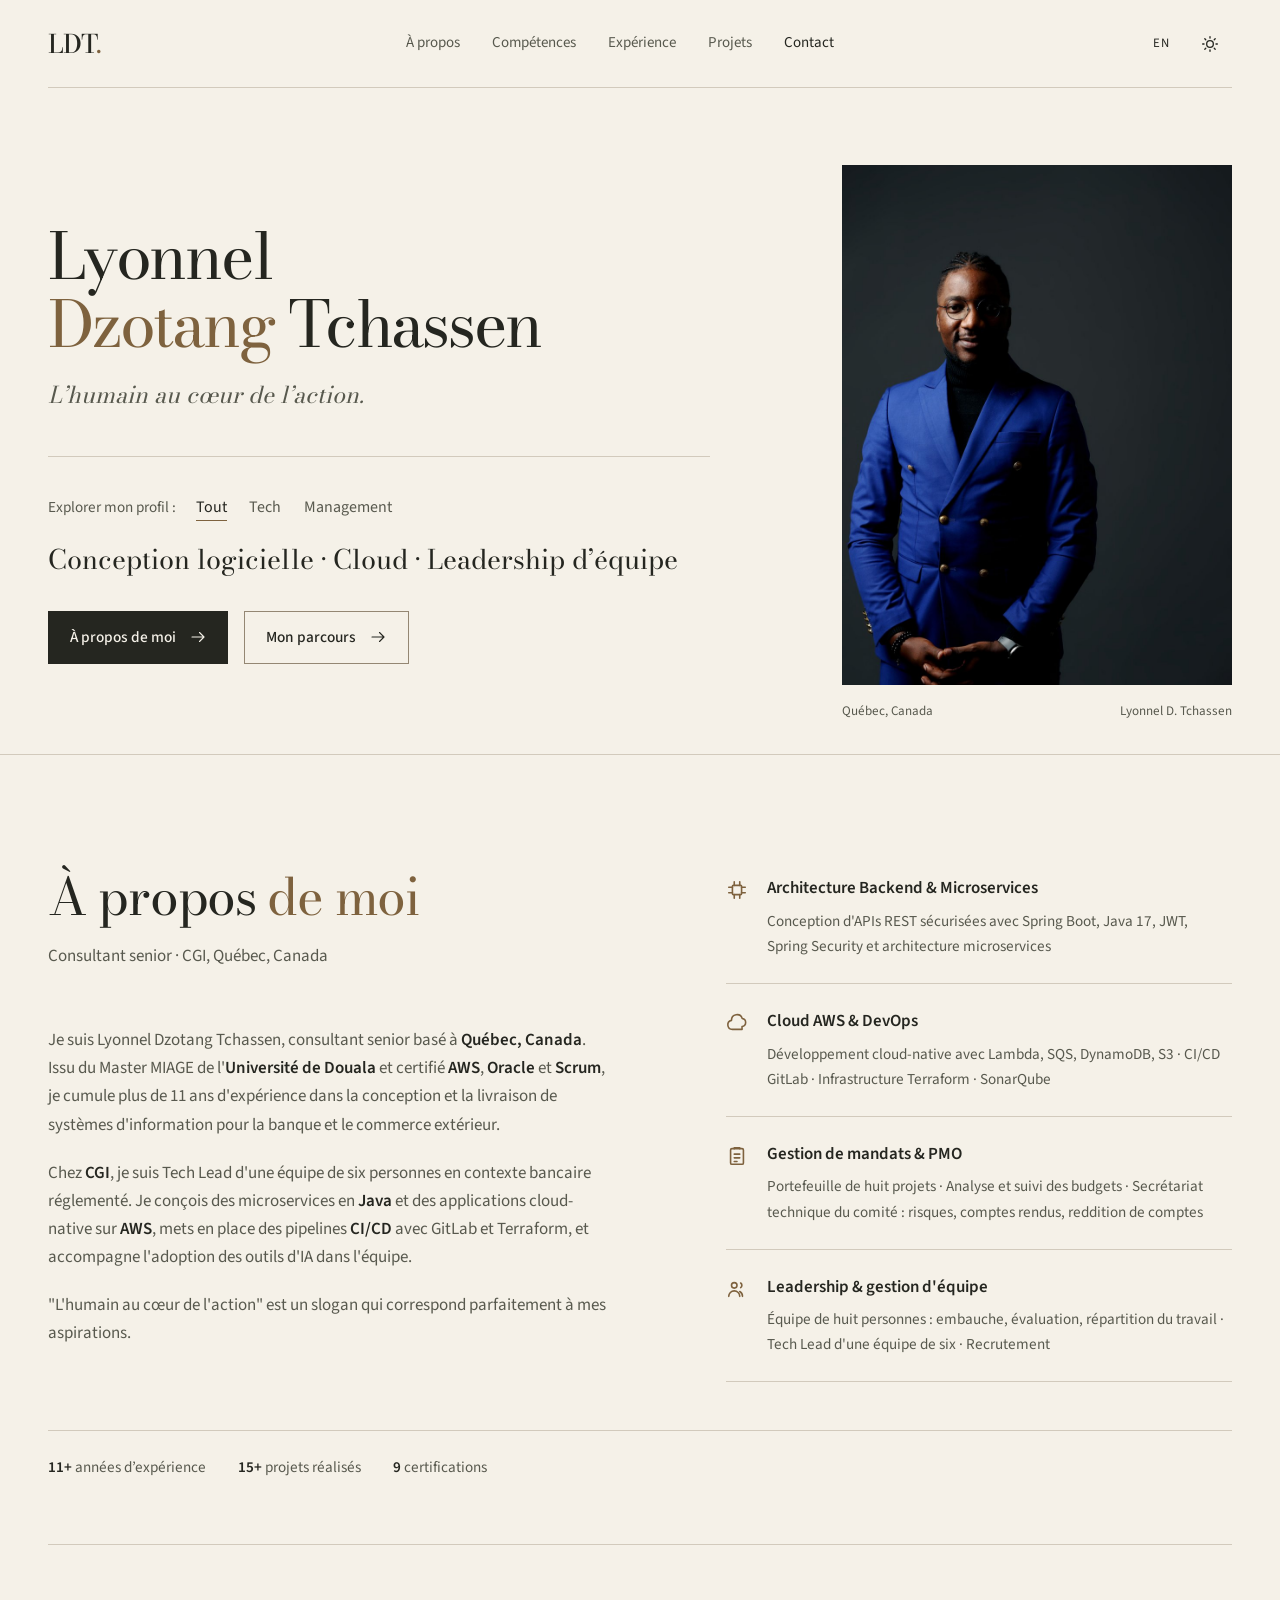
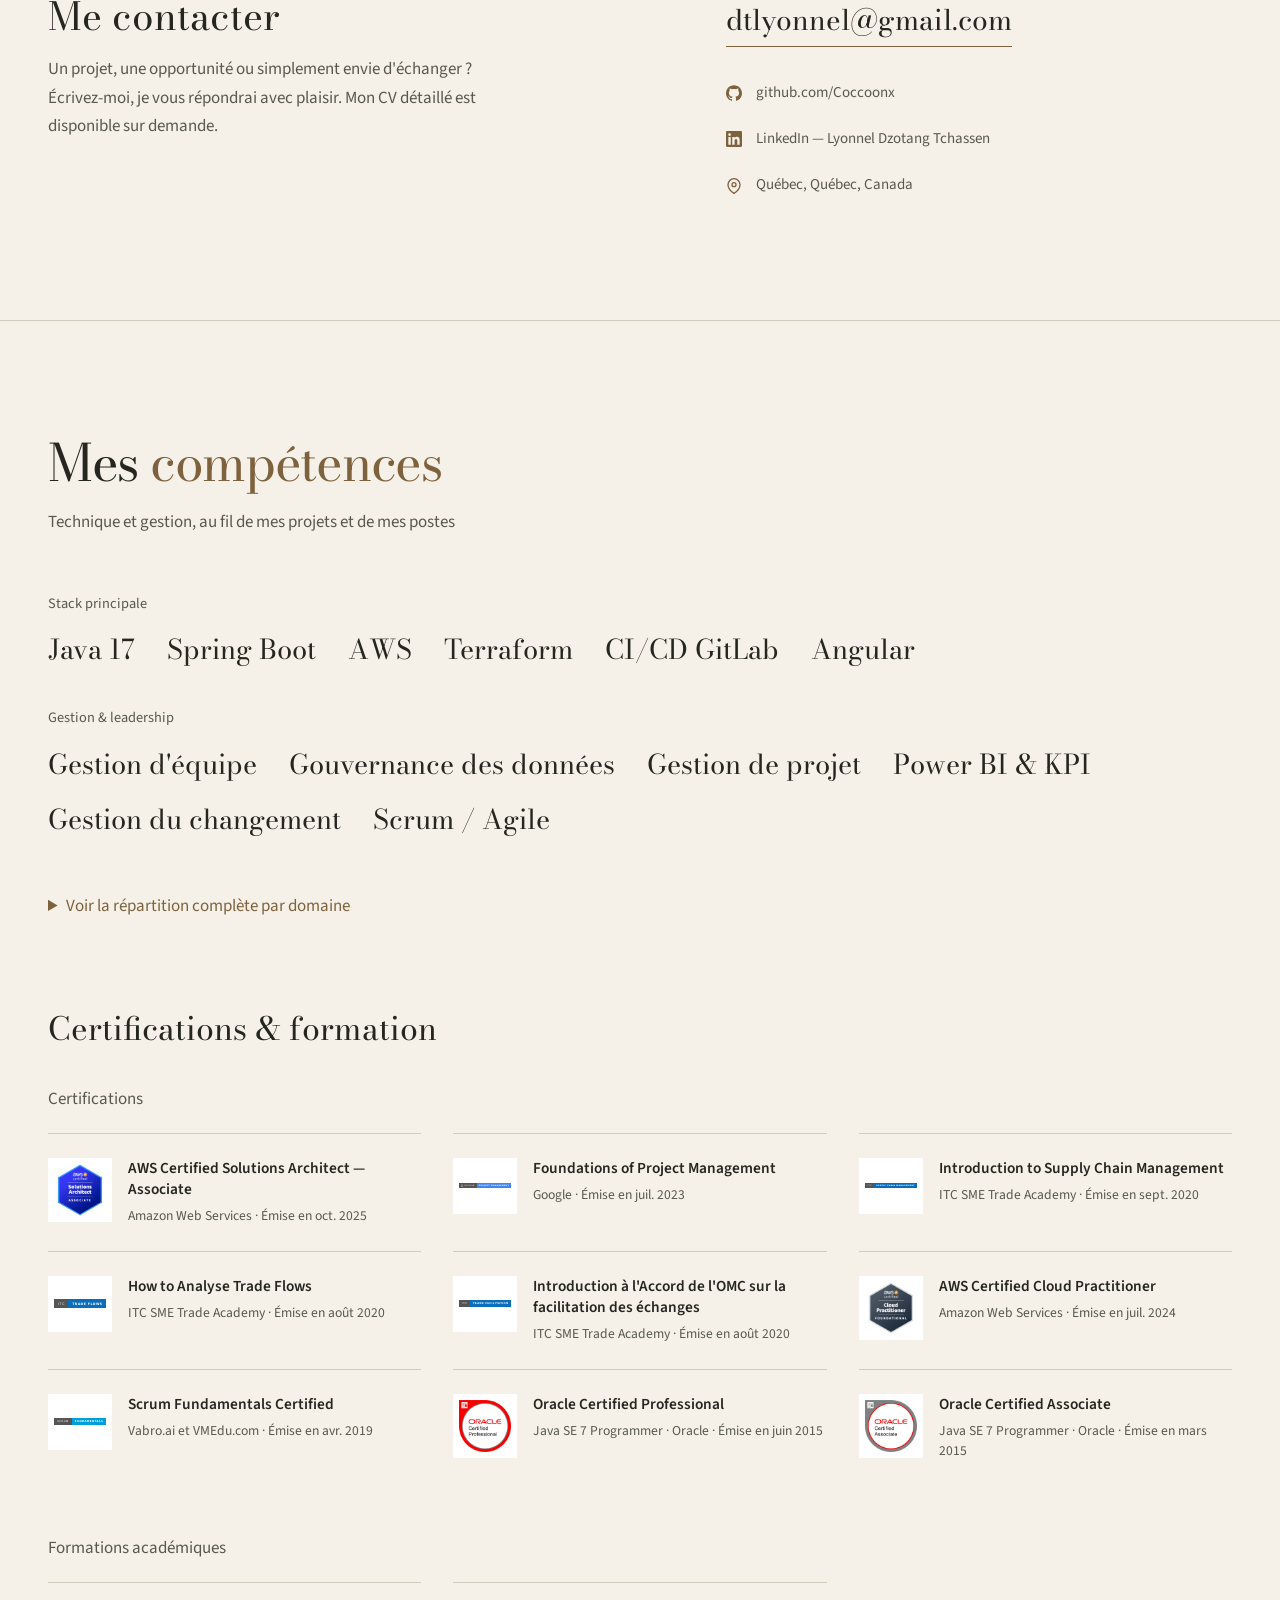
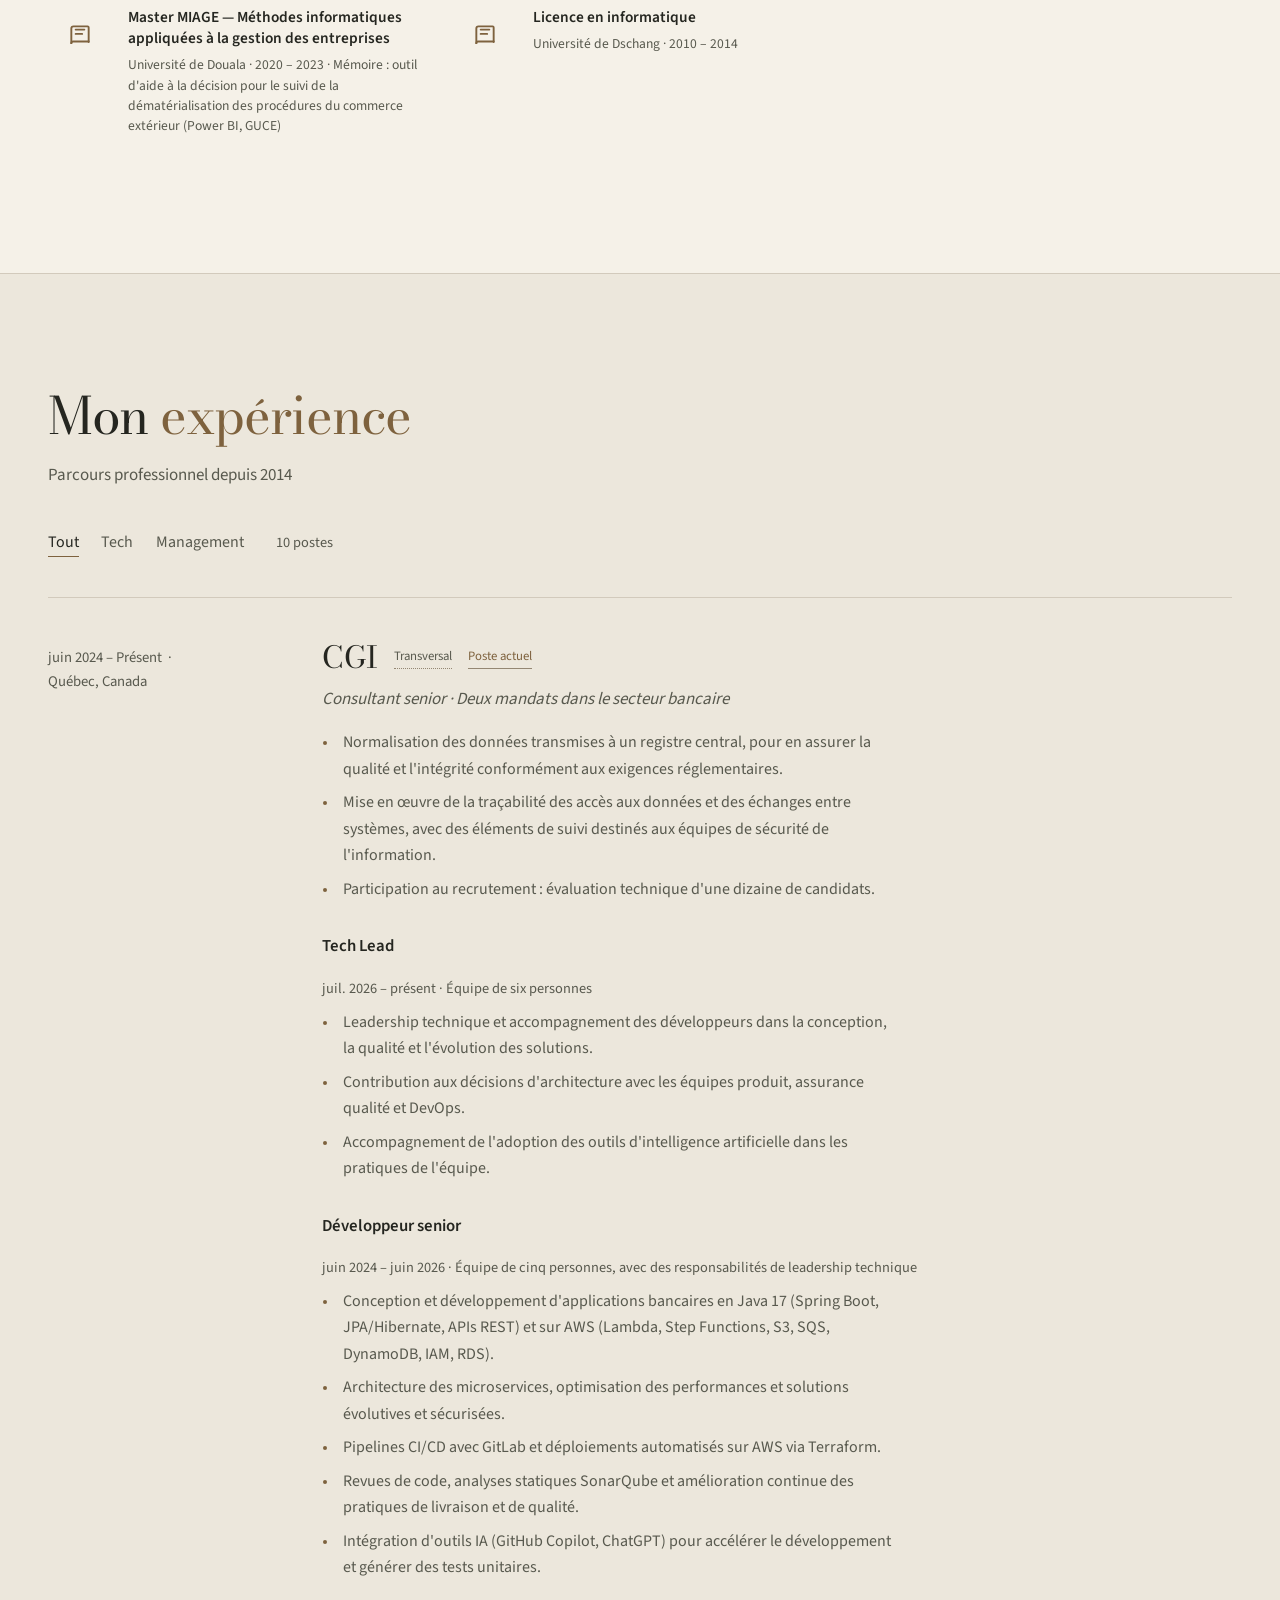
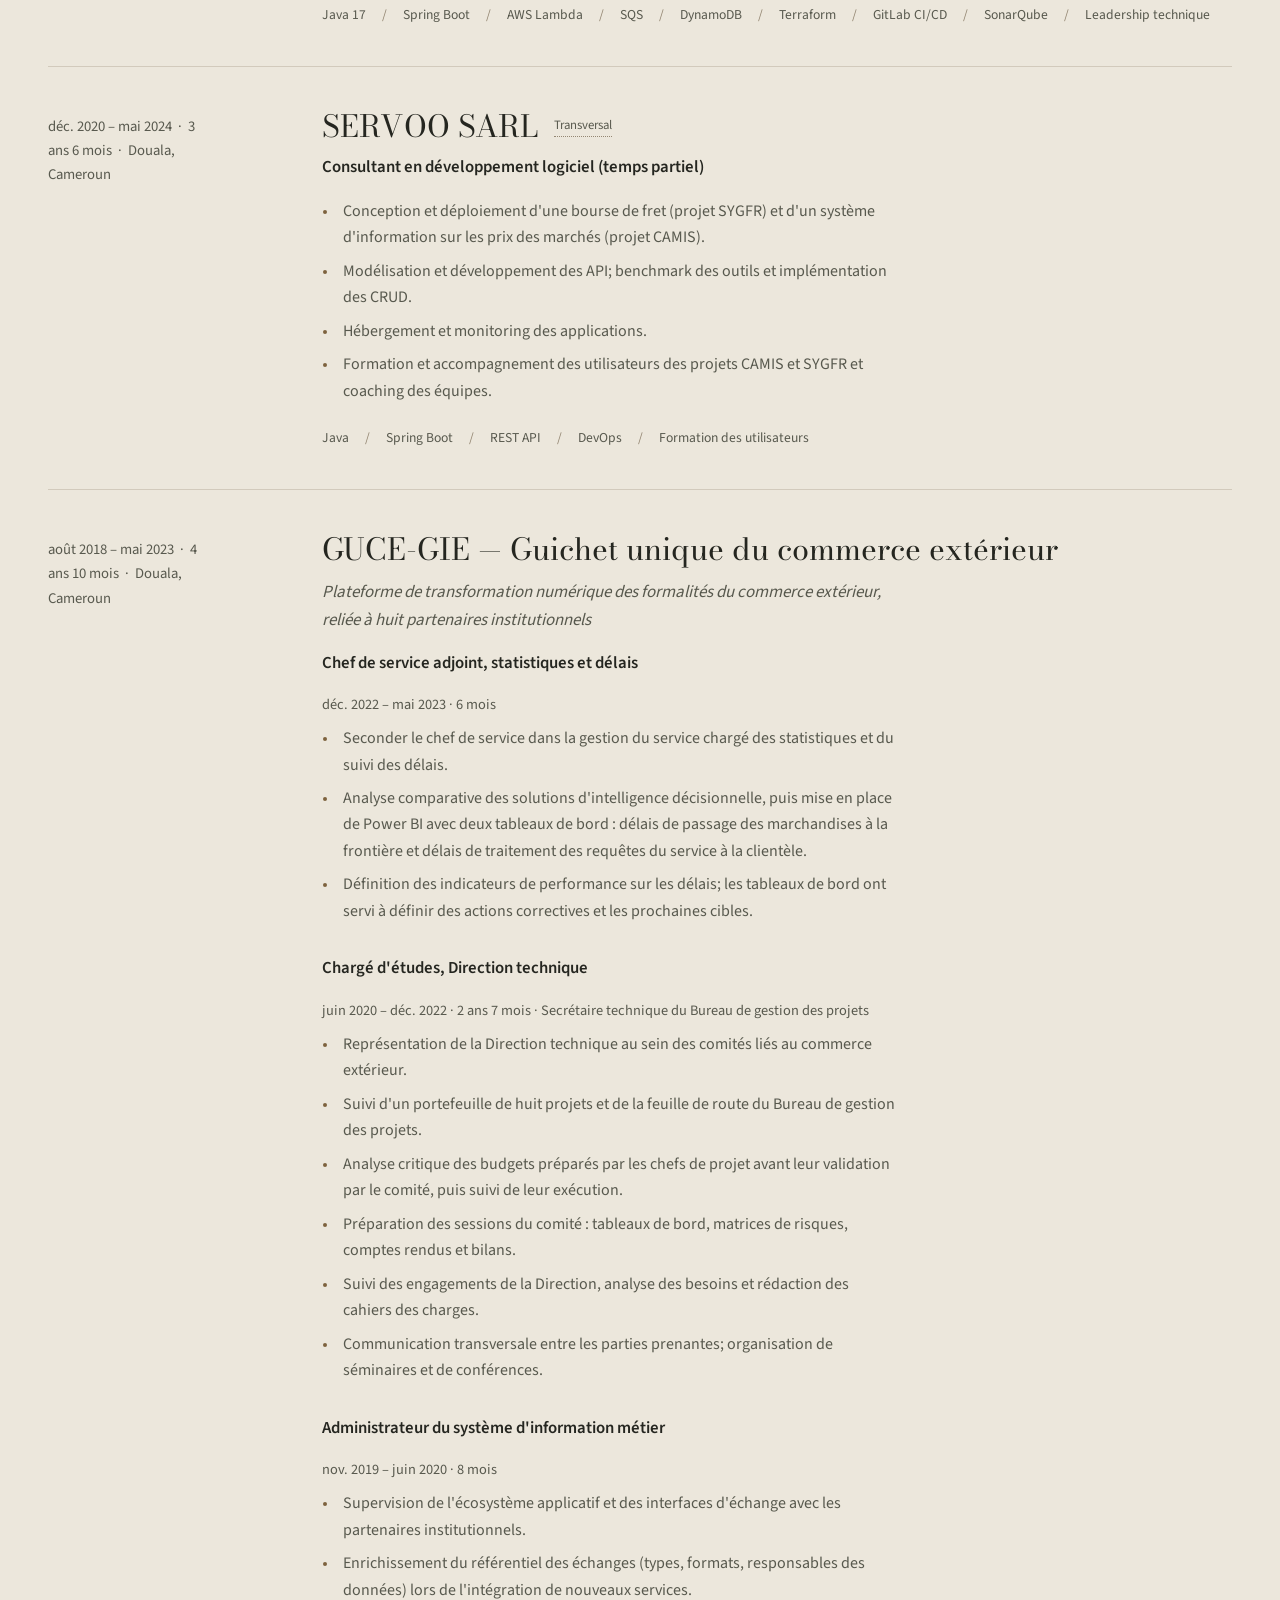
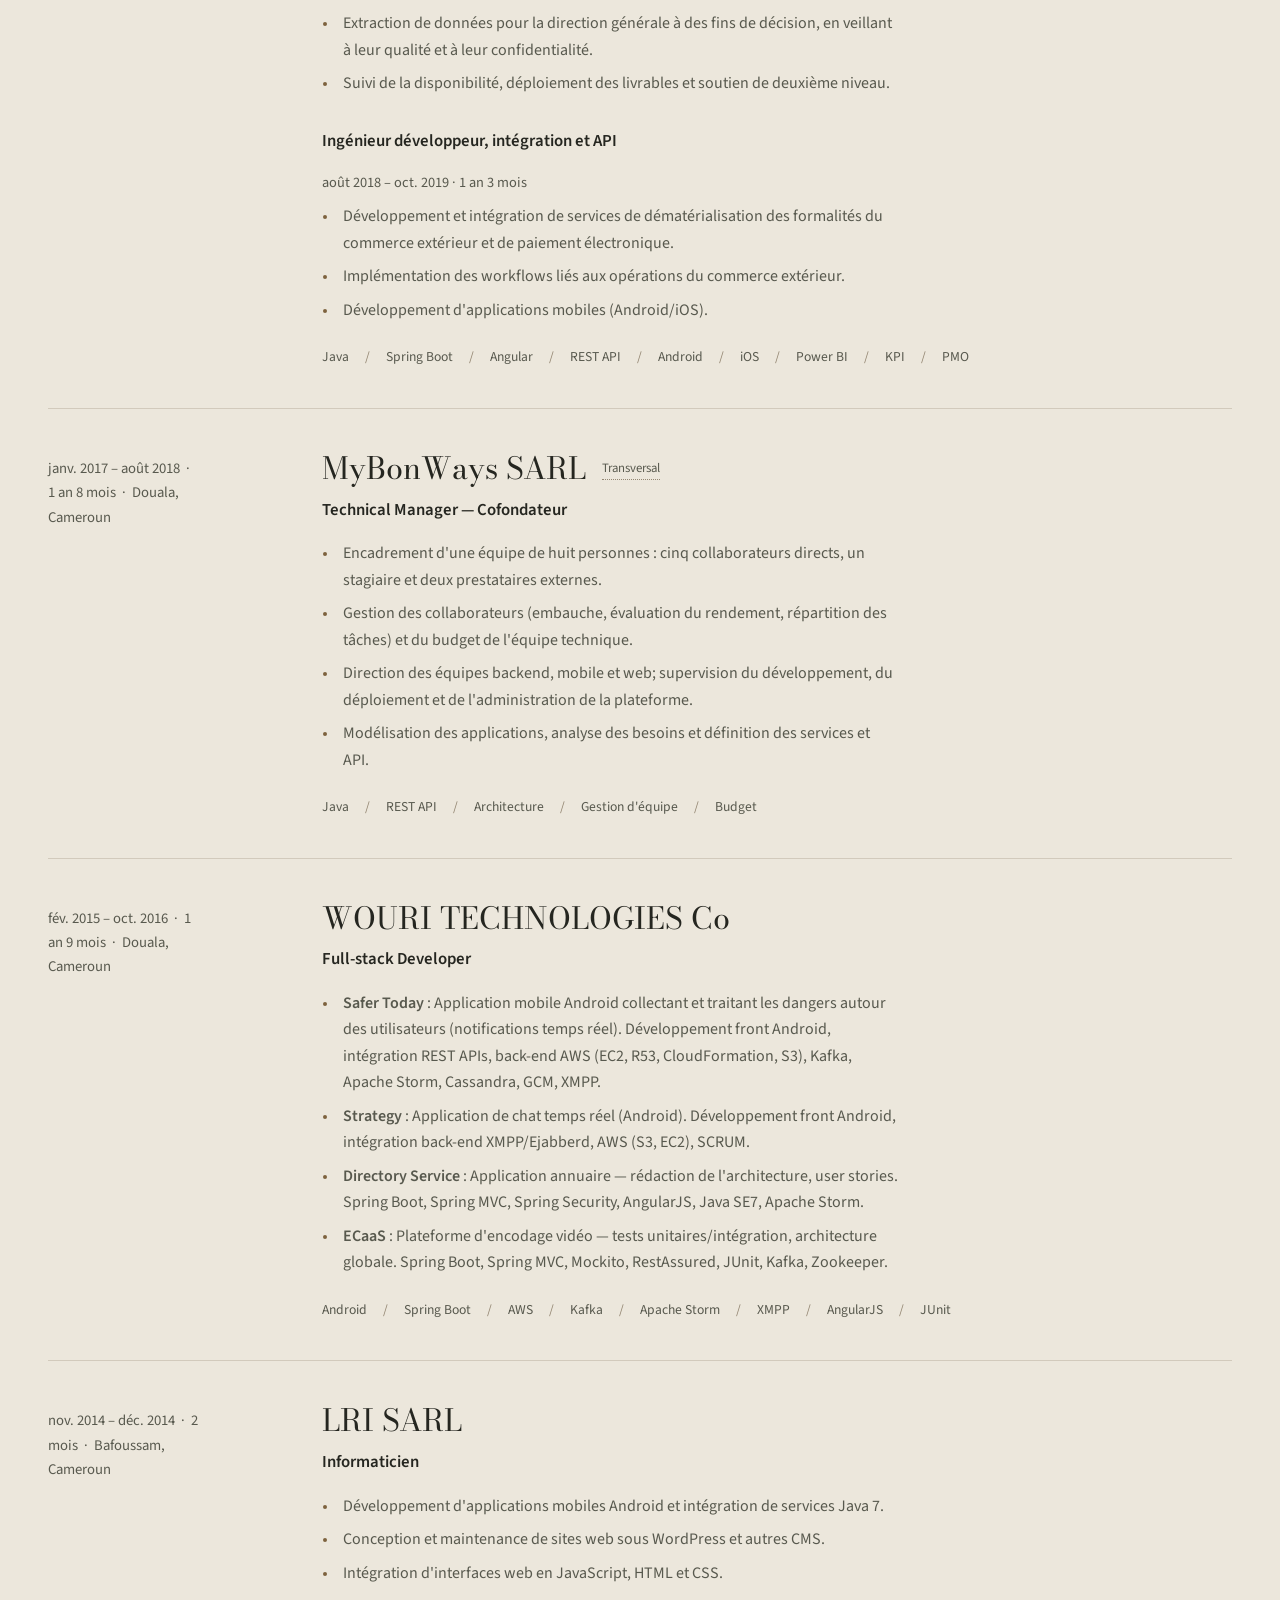
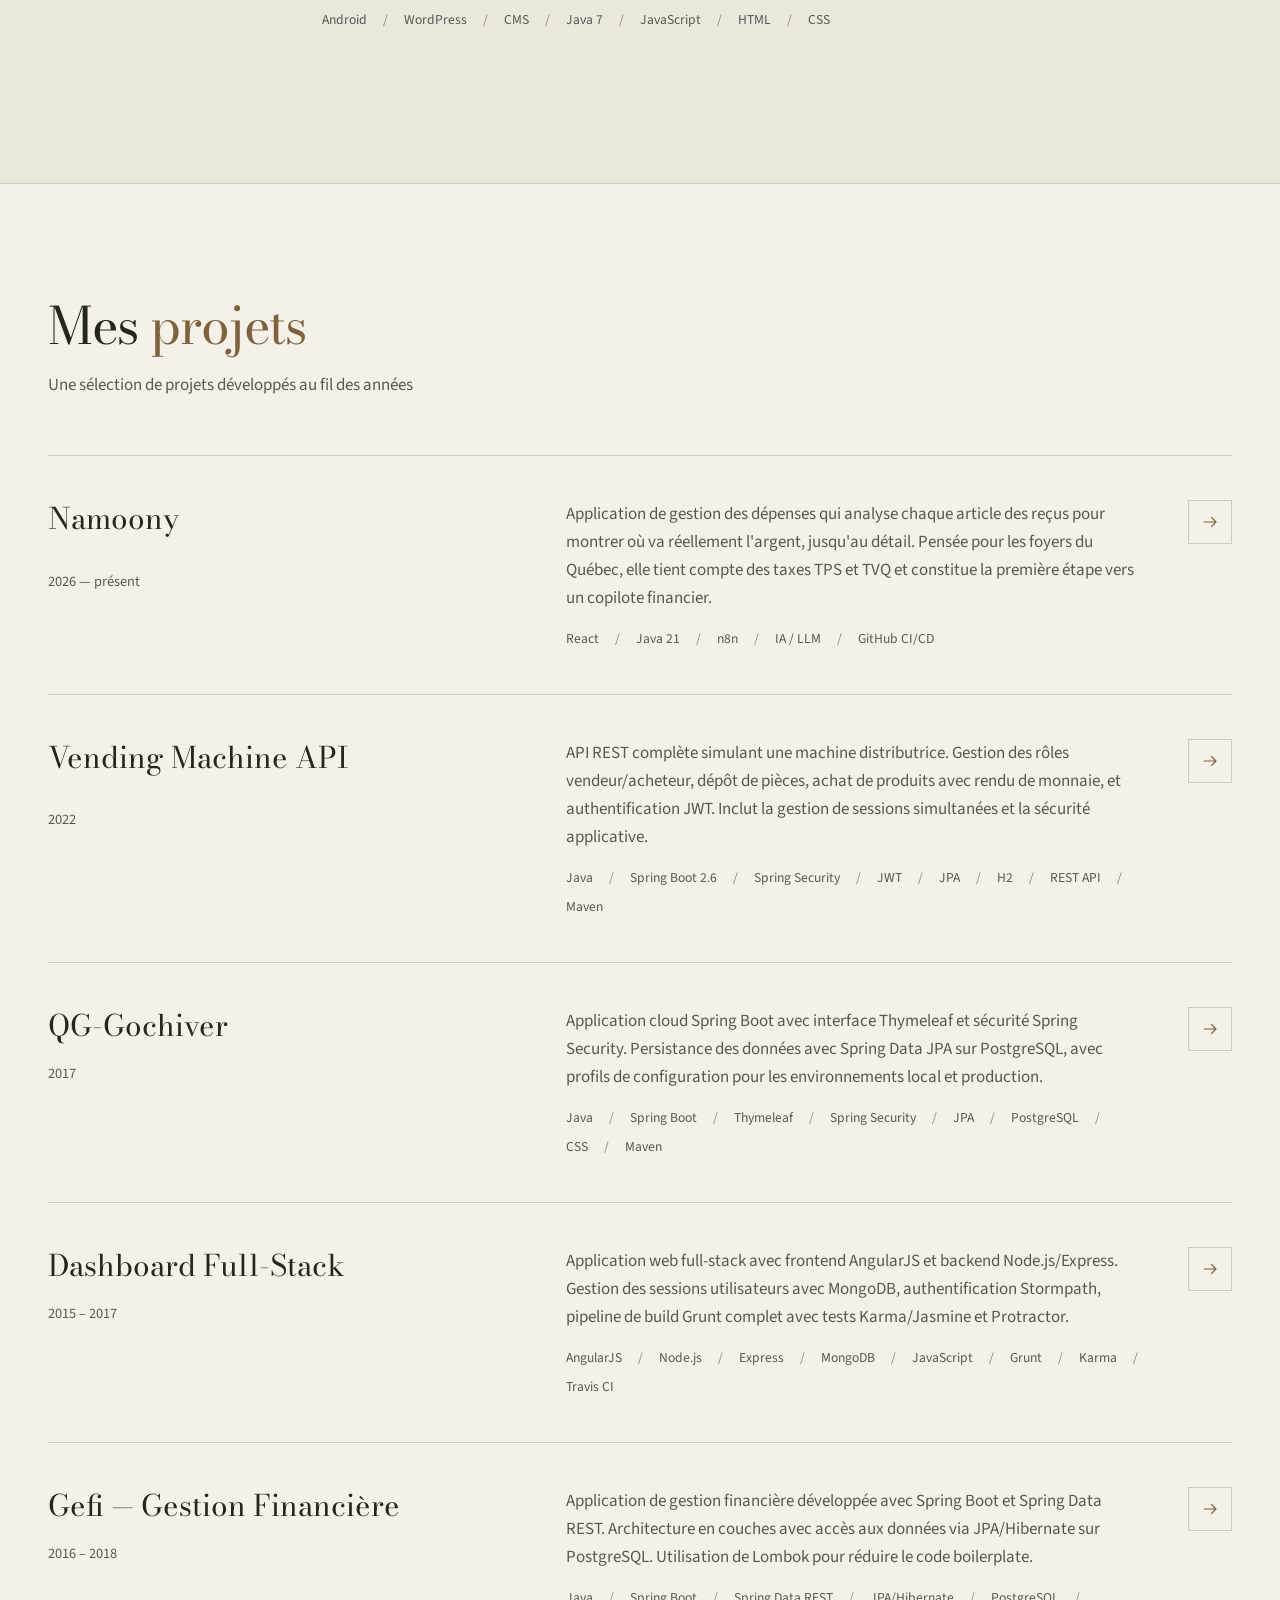
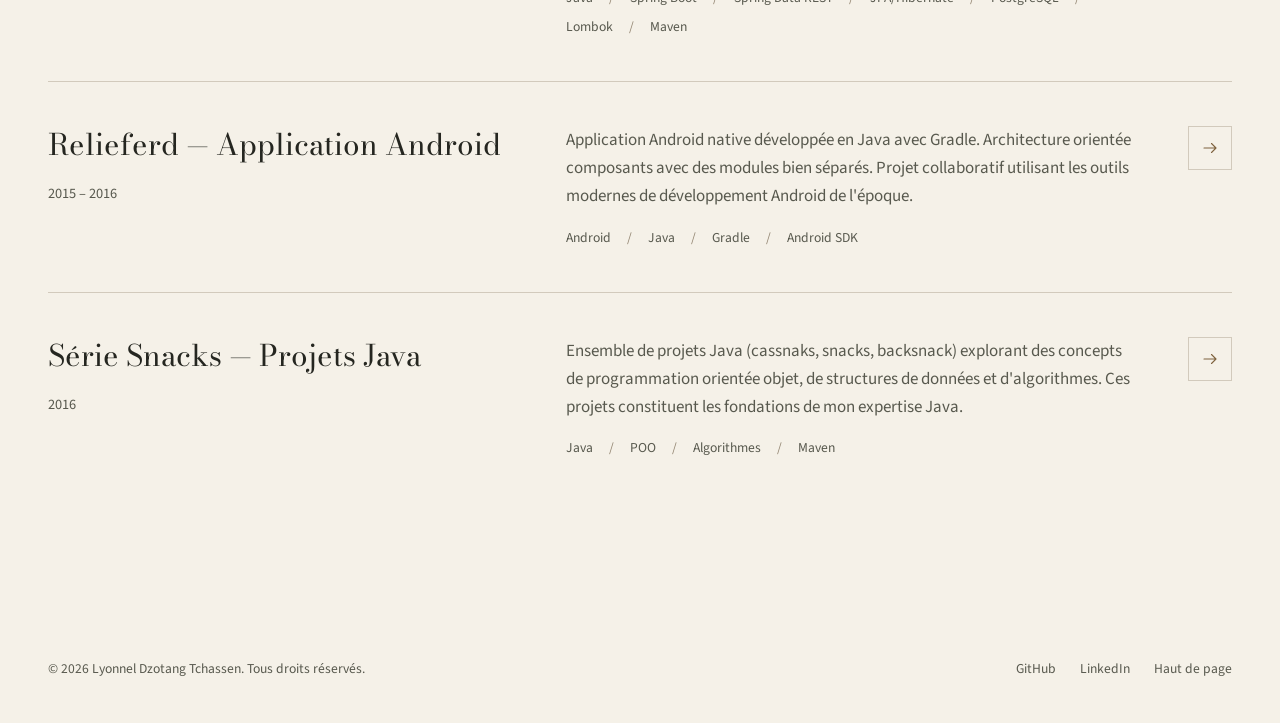
<file: index.html>
<!DOCTYPE html>
<html lang="fr">
<head>
  <!-- Google tag (gtag.js) -->
  <script async src="https://www.googletagmanager.com/gtag/js?id=G-08GNMEWYW9"></script>
  <script>
    window.dataLayer = window.dataLayer || [];
    function gtag(){dataLayer.push(arguments);}
    gtag('js', new Date());

    gtag('config', 'G-08GNMEWYW9');
  </script>

  <meta charset="UTF-8" />
  <meta name="viewport" content="width=device-width, initial-scale=1.0" />
  <meta name="description" content="Portfolio technique de Lyonnel Dzotang Tchassen — Senior Consultant à Québec, spécialisé Java 17, Spring Boot, AWS Cloud, Microservices, CI/CD et développement Full-Stack." />
  <meta name="author" content="Lyonnel Dzotang Tchassen" />
  <title>Lyonnel Dzotang Tchassen — Portfolio</title>
  <link rel="alternate" hreflang="fr-CA" href="index.html" />
  <link rel="alternate" hreflang="en-CA" href="en-ca.html" />
  <link rel="icon" type="image/svg+xml" href="favicon.svg" />

  <script src="theme-init.js"></script>
  <script src="script.js" defer></script>

  <!-- Stylesheet -->
  <link rel="stylesheet" href="styles.css" />
</head>
<body>
  <a href="#main" class="skip-link">Aller au contenu principal</a>

  <!-- ========== NAVIGATION ========== -->
  <nav class="nav">
    <div class="container nav-inner">
      <a href="#home" class="nav-logo">LDT<span>.</span></a>
      <ul class="nav-links">
        <li><a href="#about">À propos</a></li>
        <li><a href="#skills">Compétences</a></li>
        <li><a href="#experience">Expérience</a></li>
        <li><a href="#projects">Projets</a></li>
        <li><a href="#contact" class="nav-cta">Contact</a></li>
      </ul>
      <div class="nav-right">
        <a href="en-ca.html" class="lang-switch" aria-label="Basculer vers la version anglaise">EN</a>
        <button class="theme-toggle" id="themeToggle" aria-label="Basculer le thème">
          <!-- moon icon (shown in dark mode) -->
          <svg class="icon-moon" xmlns="http://www.w3.org/2000/svg" width="16" height="16" viewBox="0 0 24 24" fill="none" stroke="currentColor" stroke-width="2" stroke-linecap="round" stroke-linejoin="round" aria-hidden="true"><path d="M21 12.79A9 9 0 1 1 11.21 3 7 7 0 0 0 21 12.79z"/></svg>
          <!-- sun icon (shown in light mode) -->
          <svg class="icon-sun" xmlns="http://www.w3.org/2000/svg" width="16" height="16" viewBox="0 0 24 24" fill="none" stroke="currentColor" stroke-width="2" stroke-linecap="round" stroke-linejoin="round" aria-hidden="true"><circle cx="12" cy="12" r="5"/><line x1="12" y1="1" x2="12" y2="3"/><line x1="12" y1="21" x2="12" y2="23"/><line x1="4.22" y1="4.22" x2="5.64" y2="5.64"/><line x1="18.36" y1="18.36" x2="19.78" y2="19.78"/><line x1="1" y1="12" x2="3" y2="12"/><line x1="21" y1="12" x2="23" y2="12"/><line x1="4.22" y1="19.78" x2="5.64" y2="18.36"/><line x1="18.36" y1="5.64" x2="19.78" y2="4.22"/></svg>
        </button>
        <button class="hamburger" id="hamburger" aria-controls="mobileMenu" aria-label="Menu" aria-expanded="false">
          <span></span><span></span><span></span>
        </button>
      </div>
    </div>
  </nav>

  <!-- Mobile drawer -->
  <nav class="mobile-menu" id="mobileMenu" aria-label="Menu mobile">
    <a href="#about" class="mobile-link">À propos</a>
    <a href="#skills" class="mobile-link">Compétences</a>
    <a href="#experience" class="mobile-link">Expérience</a>
    <a href="#projects" class="mobile-link">Projets</a>
    <a href="#contact" class="mobile-cta">Contact</a>
    <p class="mobile-menu-divider">Langue</p>
    <a href="en-ca.html" class="mobile-link">English (CA)</a>
  </nav>

  <main id="main">
  <!-- ========== HERO ========== -->
  <section class="hero" id="home">
    <div class="container">
      <div class="hero-inner">
        <div class="hero-content">
          <h1 class="hero-title"><span>Lyonnel</span><span><span class="highlight">Dzotang</span> Tchassen</span></h1>
          <p class="hero-description">L’humain au cœur de l’action.</p>
          <div class="hero-intro">
            <div class="hero-profile">
              <p class="hero-lead" id="heroProfileLabel">Explorer mon profil&nbsp;:</p>
              <div class="profile-switch profile-switch--hero" role="radiogroup" aria-labelledby="heroProfileLabel"><button type="button" role="radio" data-profile-value="all">Tout</button><button type="button" role="radio" data-profile-value="tech">Tech</button><button type="button" role="radio" data-profile-value="management">Management</button></div>
            </div>
            <p class="hero-focus" data-variant="all">Conception logicielle · Cloud · Leadership d’équipe</p>
            <p class="hero-focus" data-variant="tech">Conception logicielle · Cloud · IA</p>
            <p class="hero-focus" data-variant="management">Leadership d’équipe · Gestion de projet · Conduite du changement</p>
            <div class="hero-actions">
              <a href="#about" class="btn btn-primary">À propos de moi <svg class="arrow" viewBox="0 0 24 24" fill="none" stroke="currentColor" stroke-width="1.5" stroke-linecap="round" stroke-linejoin="round" aria-hidden="true"><path d="M4 12h16m-6-6 6 6-6 6"/></svg></a>
              <a href="#experience" class="btn btn-outline">Mon parcours <svg class="arrow" viewBox="0 0 24 24" fill="none" stroke="currentColor" stroke-width="1.5" stroke-linecap="round" stroke-linejoin="round" aria-hidden="true"><path d="M4 12h16m-6-6 6 6-6 6"/></svg></a>
            </div>
          </div>
        </div>
        <figure class="hero-mark">
          <div class="portrait-window"><img class="hero-mark-photo" src="assets/lyonnel-portrait.jpg" alt="Portrait de Lyonnel Dzotang Tchassen" width="900" height="1350" fetchpriority="high" /></div>
          <figcaption><span>Québec, Canada</span><span>Lyonnel D. Tchassen</span></figcaption>
        </figure>
      </div>
    </div>
  </section>

  <!-- ========== ABOUT ========== -->
  <section class="section about" id="about">
    <div class="container">
      <div class="about-inner">
        <div class="about-text">
          <h2 class="section-title">À propos <span>de moi</span></h2>
          <p class="section-subtitle">Consultant senior · CGI, Québec, Canada</p>
          <p data-variant="all tech">
            Je suis Lyonnel Dzotang Tchassen, consultant senior basé à <strong>Québec, Canada</strong>.
            Issu du Master MIAGE de l'<strong>Université de Douala</strong> et certifié <strong>AWS</strong>,
            <strong>Oracle</strong> et <strong>Scrum</strong>, je cumule plus de 11 ans d'expérience dans la conception
            et la livraison de systèmes d'information pour la banque et le commerce extérieur.
          </p>
          <p data-variant="all tech">
            Chez <strong>CGI</strong>, je suis Tech Lead d'une équipe de six personnes en contexte bancaire réglementé.
            Je conçois des microservices en <strong>Java</strong> et des applications cloud-native sur <strong>AWS</strong>,
            mets en place des pipelines <strong>CI/CD</strong> avec GitLab et Terraform, et accompagne l'adoption
            des outils d'IA dans l'équipe.
          </p>
          <p data-variant="management">
            Professionnel des technologies de l'information basé à <strong>Québec, Canada</strong>, je compte plus
            de 11 ans d'expérience, dont plus de quatre en gestion. Mon parcours m'a mené du développement à la gestion :
            coordination de projets, encadrement d'équipes et conduite du changement.
          </p>
          <p data-variant="management">
            Au <strong>GUCE</strong>, plateforme de transformation numérique reliée à huit partenaires institutionnels,
            j'ai représenté la Direction technique en comités, assuré le secrétariat technique du Bureau de gestion
            des projets (huit projets) et mis en place <strong>Power BI</strong> pour le pilotage. Chez <strong>CGI</strong>,
            je contribue à la normalisation et à la traçabilité des données bancaires. J'ai encadré des équipes
            jusqu'à huit personnes et accompagné les utilisateurs dans l'adoption de nouveaux systèmes.
          </p>
          <p>
            "L'humain au cœur de l'action" est un slogan qui correspond parfaitement à mes aspirations.
          </p>
        </div>
        <div class="about-highlights">
          <div class="highlight-item" data-variant="all tech">
            <svg class="icon" viewBox="0 0 24 24" fill="none" stroke="currentColor" stroke-width="1.75" stroke-linecap="round" stroke-linejoin="round" aria-hidden="true"><rect x="7" y="7" width="10" height="10" rx="1"/><path d="M9 7V3M15 7V3M9 21v-4M15 21v-4M7 9H3M7 15H3M21 9h-4M21 15h-4"/></svg>
            <div>
              <h3>Architecture Backend & Microservices</h3>
              <p>Conception d'APIs REST sécurisées avec Spring Boot, Java 17, JWT, Spring Security et architecture microservices</p>
            </div>
          </div>
          <div class="highlight-item" data-variant="all tech">
            <svg class="icon" viewBox="0 0 24 24" fill="none" stroke="currentColor" stroke-width="1.75" stroke-linecap="round" stroke-linejoin="round" aria-hidden="true"><path d="M17.5 19H7a5 5 0 0 1-1-9.9V9a6 6 0 0 1 11.7-2 4.5 4.5 0 0 1-.2 8.9Z"/></svg>
            <div>
              <h3>Cloud AWS & DevOps</h3>
              <p>Développement cloud-native avec Lambda, SQS, DynamoDB, S3 · CI/CD GitLab · Infrastructure Terraform · SonarQube</p>
            </div>
          </div>
          <div class="highlight-item" data-variant="tech">
            <svg class="icon" viewBox="0 0 24 24" fill="none" stroke="currentColor" stroke-width="1.75" stroke-linecap="round" stroke-linejoin="round" aria-hidden="true"><rect x="3" y="4" width="18" height="16" rx="1.5"/><path d="M3 8.5h18"/><circle cx="6.3" cy="6.25" r="0.6" fill="currentColor" stroke="none"/><circle cx="8.6" cy="6.25" r="0.6" fill="currentColor" stroke="none"/></svg>
            <div>
              <h3>Développement Full-Stack</h3>
              <p>De Java Spring Boot côté serveur à Angular / AngularJS / Node.js côté client</p>
            </div>
          </div>
          <div class="highlight-item" data-variant="tech">
            <svg class="icon" viewBox="0 0 24 24" fill="none" stroke="currentColor" stroke-width="1.75" stroke-linecap="round" stroke-linejoin="round" aria-hidden="true"><rect x="7" y="2" width="10" height="20" rx="2"/><path d="M11 18h2"/></svg>
            <div>
              <h3>Développement Mobile & Leadership</h3>
              <p>Applications Android natives · Coaching d'équipes · Code reviews · Recrutement technique</p>
            </div>
          </div>
          <div class="highlight-item" data-variant="all management">
            <svg class="icon" viewBox="0 0 24 24" fill="none" stroke="currentColor" stroke-width="1.75" stroke-linecap="round" stroke-linejoin="round" aria-hidden="true"><rect x="5" y="4" width="14" height="17" rx="1.5"/><path d="M9 4V3h6v1M9 10h6M9 14h6M9 18h3"/></svg>
            <div>
              <h3>Gestion de mandats & PMO</h3>
              <p>Portefeuille de huit projets · Analyse et suivi des budgets · Secrétariat technique du comité : risques, comptes rendus, reddition de comptes</p>
            </div>
          </div>
          <div class="highlight-item" data-variant="management">
            <svg class="icon" viewBox="0 0 24 24" fill="none" stroke="currentColor" stroke-width="1.75" stroke-linecap="round" stroke-linejoin="round" aria-hidden="true"><path d="M4 20h16"/><path d="M7 16v-4M12 16V8M17 16v-7"/></svg>
            <div>
              <h3>Pilotage par les données</h3>
              <p>Référentiel des échanges avec huit partenaires · Registre central et traçabilité en contexte bancaire · Power BI et indicateurs de délais</p>
            </div>
          </div>
          <div class="highlight-item" data-variant="all management">
            <svg class="icon" viewBox="0 0 24 24" fill="none" stroke="currentColor" stroke-width="1.75" stroke-linecap="round" stroke-linejoin="round" aria-hidden="true"><circle cx="9" cy="8" r="3"/><path d="M3 20a6 6 0 0 1 12 0"/><path d="M16 5.5a3 3 0 0 1 0 5M18 20a6 6 0 0 0-3-5.2"/></svg>
            <div>
              <h3>Leadership & gestion d'équipe</h3>
              <p>Équipe de huit personnes : embauche, évaluation, répartition du travail · Tech Lead d'une équipe de six · Recrutement</p>
            </div>
          </div>
          <div class="highlight-item" data-variant="management">
            <svg class="icon" viewBox="0 0 24 24" fill="none" stroke="currentColor" stroke-width="1.75" stroke-linecap="round" stroke-linejoin="round" aria-hidden="true"><path d="M20 12a8 8 0 0 1-14 5.3M4 12a8 8 0 0 1 14-5.3"/><path d="M18 3v4h-4M6 21v-4h4"/></svg>
            <div>
              <h3>Conduite du changement</h3>
              <p>Formation et accompagnement des utilisateurs (CAMIS, SYGFR) · Adoption des outils d'IA en équipe</p>
            </div>
          </div>
        </div>
      </div>
      <ul class="profile-facts"><li><strong>11+</strong> années d’expérience</li><li><strong>15+</strong> projets réalisés</li><li><strong>9</strong> certifications</li></ul>
      <div class="about-contact" id="contact">
        <div class="about-contact-intro">
          <h3 class="about-contact-title">Me contacter</h3>
          <p>
            Un projet, une opportunité ou simplement envie d'échanger ? Écrivez-moi, je vous répondrai avec plaisir.
            Mon CV détaillé est disponible sur demande.
          </p>
        </div>
        <div class="about-contact-links">
          <div class="contact-primary">
            <a href="mailto:dtlyonnel@gmail.com" class="btn btn-primary">
              <svg width="15" height="15" viewBox="0 0 24 24" fill="none" stroke="currentColor" stroke-width="2" stroke-linecap="round" stroke-linejoin="round" aria-hidden="true"><path d="M4 4h16c1.1 0 2 .9 2 2v12c0 1.1-.9 2-2 2H4c-1.1 0-2-.9-2-2V6c0-1.1.9-2 2-2z"/><polyline points="22,6 12,13 2,6"/></svg>
              dtlyonnel@gmail.com
            </a>
          </div>
          <div class="contact-secondary">
            <a href="https://github.com/Coccoonx" target="_blank" rel="noopener" class="contact-link-item">
              <svg class="icon" width="15" height="15" viewBox="0 0 24 24" fill="currentColor" aria-hidden="true"><path d="M12 .297c-6.63 0-12 5.373-12 12 0 5.303 3.438 9.8 8.205 11.385.6.113.82-.258.82-.577 0-.285-.01-1.04-.015-2.04-3.338.724-4.042-1.61-4.042-1.61C4.422 18.07 3.633 17.7 3.633 17.7c-1.087-.744.084-.729.084-.729 1.205.084 1.838 1.236 1.838 1.236 1.07 1.835 2.809 1.305 3.495.998.108-.776.417-1.305.76-1.605-2.665-.3-5.466-1.332-5.466-5.93 0-1.31.465-2.38 1.235-3.22-.135-.303-.54-1.523.105-3.176 0 0 1.005-.322 3.3 1.23.96-.267 1.98-.399 3-.405 1.02.006 2.04.138 3 .405 2.28-1.552 3.285-1.23 3.285-1.23.645 1.653.24 2.873.12 3.176.765.84 1.23 1.91 1.23 3.22 0 4.61-2.805 5.625-5.475 5.92.42.36.81 1.096.81 2.22 0 1.606-.015 2.896-.015 3.286 0 .315.21.69.825.57C20.565 22.092 24 17.592 24 12.297c0-6.627-5.373-12-12-12"/></svg>
              <span>github.com/Coccoonx</span>
            </a>
            <a href="https://www.linkedin.com/in/lyonnel-dzotang-tchassen-37bb85104/" target="_blank" rel="noopener" class="contact-link-item">
              <svg class="icon" width="15" height="15" viewBox="0 0 24 24" fill="currentColor" aria-hidden="true"><path d="M20.447 20.452h-3.554v-5.569c0-1.328-.027-3.037-1.852-3.037-1.853 0-2.136 1.445-2.136 2.939v5.667H9.351V9h3.414v1.561h.046c.477-.9 1.637-1.85 3.37-1.85 3.601 0 4.267 2.37 4.267 5.455v6.286zM5.337 7.433a2.062 2.062 0 0 1-2.063-2.065 2.064 2.064 0 1 1 2.063 2.065zm1.782 13.019H3.555V9h3.564v11.452zM22.225 0H1.771C.792 0 0 .774 0 1.729v20.542C0 23.227.792 24 1.771 24h20.451C23.2 24 24 23.227 24 22.271V1.729C24 .774 23.2 0 22.222 0h.003z"/></svg>
              <span>LinkedIn — Lyonnel Dzotang Tchassen</span>
            </a>
            <p class="contact-location">
              <svg class="icon" width="15" height="15" viewBox="0 0 24 24" fill="none" stroke="currentColor" stroke-width="2" stroke-linecap="round" stroke-linejoin="round" aria-hidden="true"><path d="M21 10c0 7-9 13-9 13s-9-6-9-13a9 9 0 0 1 18 0z"/><circle cx="12" cy="10" r="3"/></svg>
              <span>Québec, Québec, Canada</span>
            </p>
          </div>
        </div>
      </div>
    </div>
  </section>

  <!-- ========== SKILLS ========== -->
  <section class="section" id="skills">
    <div class="container">
      <h2 class="section-title" data-variant="all">Mes <span>compétences</span></h2>
      <p class="section-subtitle" data-variant="all">Technique et gestion, au fil de mes projets et de mes postes</p>
      <h2 class="section-title" data-variant="tech">Compétences <span>techniques</span></h2>
      <p class="section-subtitle" data-variant="tech">Technologies et outils utilisés dans mes projets</p>
      <h2 class="section-title" data-variant="management">Compétences <span>de gestion</span></h2>
      <p class="section-subtitle" data-variant="management">Pratiques de gestion et de leadership exercées dans mes postes</p>

      <div class="skills-core" data-variant="all tech">
        <p class="skills-core-label">Stack principale</p>
        <span class="core-tag">Java 17</span>
        <span class="core-tag">Spring Boot</span>
        <span class="core-tag">AWS</span>
        <span class="core-tag">Terraform</span>
        <span class="core-tag">CI/CD GitLab</span>
        <span class="core-tag">Angular</span>
      </div>
      <div class="skills-core" data-variant="all management">
        <p class="skills-core-label">Gestion & leadership</p>
        <span class="core-tag">Gestion d'équipe</span>
        <span class="core-tag">Gouvernance des données</span>
        <span class="core-tag">Gestion de projet</span>
        <span class="core-tag">Power BI & KPI</span>
        <span class="core-tag">Gestion du changement</span>
        <span class="core-tag">Scrum / Agile</span>
      </div>

      <details class="skills-more">
        <summary>Voir la répartition complète par domaine</summary>

        <div class="skills-grid">

          <div class="skill-category" data-profiles="tech">
            <div class="skill-cat-header">
              <svg class="icon" viewBox="0 0 24 24" fill="none" stroke="currentColor" stroke-width="1.75" stroke-linecap="round" stroke-linejoin="round" aria-hidden="true"><rect x="7" y="7" width="10" height="10" rx="1"/><path d="M9 7V3M15 7V3M9 21v-4M15 21v-4M7 9H3M7 15H3M21 9h-4M21 15h-4"/></svg>
              <span class="skill-cat-title">Java & JVM</span>
            </div>
            <div class="skill-tags">
              <span class="tag">Java 8+</span>
              <span class="tag">Java 17</span>
              <span class="tag">Spring Boot</span>
              <span class="tag">Spring MVC</span>
              <span class="tag">Spring Data JPA</span>
              <span class="tag">Spring Security</span>
              <span class="tag">Hibernate</span>
              <span class="tag">Microservices</span>
              <span class="tag">Lombok</span>
              <span class="tag">MapStruct</span>
            </div>
          </div>

          <div class="skill-category" data-profiles="tech">
            <div class="skill-cat-header">
              <svg class="icon" viewBox="0 0 24 24" fill="none" stroke="currentColor" stroke-width="1.75" stroke-linecap="round" stroke-linejoin="round" aria-hidden="true"><path d="M8 3 4 12l4 9"/><path d="M16 3l4 9-4 9"/></svg>
              <span class="skill-cat-title">APIs & Services</span>
            </div>
            <div class="skill-tags">
              <span class="tag">REST API</span>
              <span class="tag">Spring Data REST</span>
              <span class="tag">JWT</span>
              <span class="tag">OAuth2</span>
              <span class="tag">Thymeleaf</span>
              <span class="tag">REST-Assured</span>
              <span class="tag">Mockito</span>
              <span class="tag">JUnit</span>
              <span class="tag">Postman</span>
              <span class="tag">XMPP</span>
              <span class="tag">Socket.io</span>
            </div>
          </div>

          <div class="skill-category" data-profiles="tech">
            <div class="skill-cat-header">
              <svg class="icon" viewBox="0 0 24 24" fill="none" stroke="currentColor" stroke-width="1.75" stroke-linecap="round" stroke-linejoin="round" aria-hidden="true"><path d="M17.5 19H7a5 5 0 0 1-1-9.9V9a6 6 0 0 1 11.7-2 4.5 4.5 0 0 1-.2 8.9Z"/></svg>
              <span class="skill-cat-title">Cloud AWS</span>
            </div>
            <div class="skill-tags">
              <span class="tag">AWS Lambda</span>
              <span class="tag">Amazon SQS</span>
              <span class="tag">Amazon DynamoDB</span>
              <span class="tag">Amazon CloudFront</span>
              <span class="tag">Amazon S3</span>
              <span class="tag">AWS IAM</span>
              <span class="tag">AWS RDS</span>
              <span class="tag">Step Functions</span>
              <span class="tag">EC2</span>
              <span class="tag">CloudFormation</span>
            </div>
          </div>

          <div class="skill-category" data-profiles="tech">
            <div class="skill-cat-header">
              <svg class="icon" viewBox="0 0 24 24" fill="none" stroke="currentColor" stroke-width="1.75" stroke-linecap="round" stroke-linejoin="round" aria-hidden="true"><path d="M17.5 6.5a5 5 0 0 1 0 10"/><path d="M6.5 6.5a5 5 0 0 0 0 10"/><path d="M6.5 6.5h11M6.5 16.5h11"/></svg>
              <span class="skill-cat-title">DevOps & CI/CD</span>
            </div>
            <div class="skill-tags">
              <span class="tag">GitLab CI/CD</span>
              <span class="tag">Terraform</span>
              <span class="tag">SonarQube</span>
              <span class="tag">Maven</span>
              <span class="tag">Gradle</span>
              <span class="tag">Git</span>
              <span class="tag">GitHub</span>
              <span class="tag">Travis CI</span>
              <span class="tag">IntelliJ IDEA</span>
            </div>
          </div>

          <div class="skill-category" data-profiles="tech">
            <div class="skill-cat-header">
              <svg class="icon" viewBox="0 0 24 24" fill="none" stroke="currentColor" stroke-width="1.75" stroke-linecap="round" stroke-linejoin="round" aria-hidden="true"><ellipse cx="12" cy="5" rx="7" ry="2.5"/><path d="M5 5v14c0 1.4 3.1 2.5 7 2.5s7-1.1 7-2.5V5"/><path d="M5 12c0 1.4 3.1 2.5 7 2.5s7-1.1 7-2.5"/></svg>
              <span class="skill-cat-title">Bases de données</span>
            </div>
            <div class="skill-tags">
              <span class="tag">PostgreSQL</span>
              <span class="tag">H2</span>
              <span class="tag">MongoDB</span>
              <span class="tag">JPA / ORM</span>
              <span class="tag">SQL</span>
              <span class="tag">Cassandra</span>
              <span class="tag">Apache Storm</span>
              <span class="tag">Apache Kafka</span>
              <span class="tag">Zookeeper</span>
            </div>
          </div>

          <div class="skill-category" data-profiles="tech">
            <div class="skill-cat-header">
              <svg class="icon" viewBox="0 0 24 24" fill="none" stroke="currentColor" stroke-width="1.75" stroke-linecap="round" stroke-linejoin="round" aria-hidden="true"><rect x="3" y="4" width="18" height="16" rx="1.5"/><path d="M3 8.5h18"/><circle cx="6.3" cy="6.25" r="0.6" fill="currentColor" stroke="none"/><circle cx="8.6" cy="6.25" r="0.6" fill="currentColor" stroke="none"/></svg>
              <span class="skill-cat-title">Frontend & Web</span>
            </div>
            <div class="skill-tags">
              <span class="tag">JavaScript</span>
              <span class="tag">Angular</span>
              <span class="tag">AngularJS</span>
              <span class="tag">Node.js</span>
              <span class="tag">Express.js</span>
              <span class="tag">HTML5</span>
              <span class="tag">CSS3</span>
              <span class="tag">Grunt</span>
            </div>
          </div>

          <div class="skill-category" data-profiles="tech">
            <div class="skill-cat-header">
              <svg class="icon" viewBox="0 0 24 24" fill="none" stroke="currentColor" stroke-width="1.75" stroke-linecap="round" stroke-linejoin="round" aria-hidden="true"><rect x="7" y="2" width="10" height="20" rx="2"/><path d="M11 18h2"/></svg>
              <span class="skill-cat-title">Mobile & Autres</span>
            </div>
            <div class="skill-tags">
              <span class="tag">Android</span>
              <span class="tag">Java Android SDK</span>
              <span class="tag">Architecture logicielle</span>
              <span class="tag">Tests unitaires</span>
              <span class="tag">Sécurité applicative</span>
              <span class="tag">SCRUM / Agile</span>
            </div>
          </div>

          <div class="skill-category" data-profiles="management">
            <div class="skill-cat-header">
              <svg class="icon" viewBox="0 0 24 24" fill="none" stroke="currentColor" stroke-width="1.75" stroke-linecap="round" stroke-linejoin="round" aria-hidden="true"><path d="M4 20h16"/><path d="M7 16v-4M12 16V8M17 16v-7"/></svg>
              <span class="skill-cat-title">Gouvernance des données</span>
            </div>
            <div class="skill-tags">
              <span class="tag">Référentiel des échanges</span>
              <span class="tag">Qualité des données</span>
              <span class="tag">Traçabilité</span>
              <span class="tag">Confidentialité</span>
              <span class="tag">Registre central</span>
              <span class="tag">Power BI</span>
              <span class="tag">KPI</span>
            </div>
          </div>
          <div class="skill-category" data-profiles="management">
            <div class="skill-cat-header">
              <svg class="icon" viewBox="0 0 24 24" fill="none" stroke="currentColor" stroke-width="1.75" stroke-linecap="round" stroke-linejoin="round" aria-hidden="true"><rect x="5" y="4" width="14" height="17" rx="1.5"/><path d="M9 4V3h6v1M9 10h6M9 14h6M9 18h3"/></svg>
              <span class="skill-cat-title">Gestion de projet</span>
            </div>
            <div class="skill-tags">
              <span class="tag">Portefeuille de projets</span>
              <span class="tag">Suivi budgétaire</span>
              <span class="tag">Matrices de risques</span>
              <span class="tag">Comités</span>
              <span class="tag">Reddition de comptes</span>
              <span class="tag">Cahiers des charges</span>
              <span class="tag">PMO</span>
            </div>
          </div>
          <div class="skill-category" data-profiles="management">
            <div class="skill-cat-header">
              <svg class="icon" viewBox="0 0 24 24" fill="none" stroke="currentColor" stroke-width="1.75" stroke-linecap="round" stroke-linejoin="round" aria-hidden="true"><circle cx="9" cy="8" r="3"/><path d="M3 20a6 6 0 0 1 12 0"/><path d="M16 5.5a3 3 0 0 1 0 5M18 20a6 6 0 0 0-3-5.2"/></svg>
              <span class="skill-cat-title">Leadership & changement</span>
            </div>
            <div class="skill-tags">
              <span class="tag">Gestion d'équipe</span>
              <span class="tag">Évaluation du rendement</span>
              <span class="tag">Recrutement</span>
              <span class="tag">Formation des utilisateurs</span>
              <span class="tag">Adoption de l'IA</span>
              <span class="tag">SCRUM / Agile</span>
            </div>
          </div>
        </div>
      </details>

      <!-- Credentials are issued proof, a different content type from a
           self-reported skill — kept out of the skill-tag grid above. -->
      <div class="credentials">
        <h3 class="credentials-title">Certifications & formation</h3>
        <div class="credentials-columns">
          <div>
            <p class="credentials-group-title">Certifications</p>
            <div class="cert-list">
              <div class="cert-item" data-profiles="tech">
                <div class="cert-badge-tile"><img class="cert-badge-img" src="assets/badges/certification-1.png" alt="Badge AWS Solutions Architect Associate" loading="lazy" decoding="async" /></div>
                <div>
                  <strong>AWS Certified Solutions Architect — Associate</strong>
                  <small>Amazon Web Services · Émise en oct. 2025</small>
                </div>
              </div>
              <div class="cert-item" data-profiles="management">
                <div class="cert-badge-tile"><img class="cert-badge-img" src="assets/badges/certification-2.svg" alt="Badge Google Project Management" loading="lazy" decoding="async" /></div>
                <div>
                  <strong>Foundations of Project Management</strong>
                  <small>Google · Émise en juil. 2023</small>
                </div>
              </div>
              <div class="cert-item" data-profiles="management">
                <div class="cert-badge-tile"><img class="cert-badge-img" src="assets/badges/certification-3.svg" alt="Badge ITC Supply Chain Management" loading="lazy" decoding="async" /></div>
                <div>
                  <strong>Introduction to Supply Chain Management</strong>
                  <small>ITC SME Trade Academy · Émise en sept. 2020</small>
                </div>
              </div>
              <div class="cert-item" data-profiles="management">
                <div class="cert-badge-tile"><img class="cert-badge-img" src="assets/badges/certification-4.svg" alt="Badge ITC Trade Flows" loading="lazy" decoding="async" /></div>
                <div>
                  <strong>How to Analyse Trade Flows</strong>
                  <small>ITC SME Trade Academy · Émise en août 2020</small>
                </div>
              </div>
              <div class="cert-item" data-profiles="management">
                <div class="cert-badge-tile"><img class="cert-badge-img" src="assets/badges/certification-5.svg" alt="Badge ITC Trade Facilitation" loading="lazy" decoding="async" /></div>
                <div>
                  <strong>Introduction à l'Accord de l'OMC sur la facilitation des échanges</strong>
                  <small>ITC SME Trade Academy · Émise en août 2020</small>
                </div>
              </div>
              <div class="cert-item" data-profiles="tech">
                <div class="cert-badge-tile"><img class="cert-badge-img" src="assets/badges/certification-6.png" alt="Badge AWS Cloud Practitioner" loading="lazy" decoding="async" /></div>
                <div>
                  <strong>AWS Certified Cloud Practitioner</strong>
                  <small>Amazon Web Services · Émise en juil. 2024</small>
                </div>
              </div>
              <div class="cert-item" data-profiles="management">
                <div class="cert-badge-tile"><img class="cert-badge-img" src="assets/badges/certification-7.svg" alt="Badge Scrum Fundamentals" loading="lazy" decoding="async" /></div>
                <div>
                  <strong>Scrum Fundamentals Certified</strong>
                  <small>Vabro.ai et VMEdu.com · Émise en avr. 2019</small>
                </div>
              </div>
              <div class="cert-item" data-profiles="tech">
                <div class="cert-badge-tile"><img class="cert-badge-img" src="assets/badges/certification-8.png" alt="Badge Oracle OCP" loading="lazy" decoding="async" /></div>
                <div>
                  <strong>Oracle Certified Professional</strong>
                  <small>Java SE 7 Programmer · Oracle · Émise en juin 2015</small>
                </div>
              </div>
              <div class="cert-item" data-profiles="tech">
                <div class="cert-badge-tile"><img class="cert-badge-img" src="assets/badges/certification-9.png" alt="Badge Oracle OCA" loading="lazy" decoding="async" /></div>
                <div>
                  <strong>Oracle Certified Associate</strong>
                  <small>Java SE 7 Programmer · Oracle · Émise en mars 2015</small>
                </div>
              </div>
            </div>
          </div>
          <div>
            <p class="credentials-group-title">Formations académiques</p>
            <div class="cert-list">
              <div class="cert-item">
                <div class="cert-badge-tile cert-badge-tile--icon"><svg class="cert-badge-icon" viewBox="0 0 24 24" fill="none" stroke="currentColor" stroke-width="1.75" stroke-linecap="round" stroke-linejoin="round" aria-hidden="true"><path d="M4 19.5V6a2 2 0 0 1 2-2h13a1 1 0 0 1 1 1v13.5"/><path d="M4 19.5A1.5 1.5 0 0 1 5.5 18H20"/><path d="M8 7h8M8 11h6"/></svg></div>
                <div>
                  <strong>Master MIAGE — Méthodes informatiques appliquées à la gestion des entreprises</strong>
                  <small>Université de Douala · 2020 – 2023 · Mémoire : outil d'aide à la décision pour le suivi de la dématérialisation des procédures du commerce extérieur (Power BI, GUCE)</small>
                </div>
              </div>
              <div class="cert-item">
                <div class="cert-badge-tile cert-badge-tile--icon"><svg class="cert-badge-icon" viewBox="0 0 24 24" fill="none" stroke="currentColor" stroke-width="1.75" stroke-linecap="round" stroke-linejoin="round" aria-hidden="true"><path d="M4 19.5V6a2 2 0 0 1 2-2h13a1 1 0 0 1 1 1v13.5"/><path d="M4 19.5A1.5 1.5 0 0 1 5.5 18H20"/><path d="M8 7h8M8 11h6"/></svg></div>
                <div>
                  <strong>Licence en informatique</strong>
                  <small>Université de Dschang · 2010 – 2014</small>
                </div>
              </div>
            </div>
          </div>
        </div>
      </div>
    </div>
  </section>
  <!-- ========== EXPÉRIENCE ========== -->
  <section class="section experience-section" id="experience">
    <div class="container">
      <h2 class="section-title">Mon <span>expérience</span></h2>
      <p class="section-subtitle">Parcours professionnel depuis 2014</p>
      <div class="experience-toolbar">
        <div class="profile-switch" role="radiogroup" aria-label="Profil affiché"><button type="button" role="radio" data-profile-value="all">Tout</button><button type="button" role="radio" data-profile-value="tech">Tech</button><button type="button" role="radio" data-profile-value="management">Management</button></div>
        <p class="profile-status" id="profileStatus" aria-live="polite"></p>
      </div>
      <div class="timeline">

        <!-- CGI -->
        <div class="timeline-item" data-profiles="tech management">
          <div class="timeline-content">
            <div class="timeline-header">
              <h3 class="timeline-company">CGI</h3>
              <span class="timeline-badge timeline-badge--profile">Transversal</span>
              <span class="timeline-badge timeline-badge--current">Poste actuel</span>
            </div>
            <p class="timeline-period">juin 2024 – Présent &nbsp;·&nbsp; Québec, Canada</p>
            <p class="timeline-context">Consultant senior · Deux mandats dans le secteur bancaire</p>
            <ul class="timeline-tasks">
              <li>Normalisation des données transmises à un registre central, pour en assurer la qualité et l'intégrité conformément aux exigences réglementaires.</li>
              <li>Mise en œuvre de la traçabilité des accès aux données et des échanges entre systèmes, avec des éléments de suivi destinés aux équipes de sécurité de l'information.</li>
              <li>Participation au recrutement : évaluation technique d'une dizaine de candidats.</li>
            </ul>
            <div class="timeline-role-block" data-profiles="tech management">
              <h4 class="timeline-role">Tech Lead</h4>
              <p class="timeline-sub-period">juil. 2026 – présent · Équipe de six personnes</p>
              <ul class="timeline-tasks">
                <li>Leadership technique et accompagnement des développeurs dans la conception, la qualité et l'évolution des solutions.</li>
                <li>Contribution aux décisions d'architecture avec les équipes produit, assurance qualité et DevOps.</li>
                <li>Accompagnement de l'adoption des outils d'intelligence artificielle dans les pratiques de l'équipe.</li>
              </ul>
            </div>
            <div class="timeline-role-block" data-profiles="tech">
              <h4 class="timeline-role">Développeur senior</h4>
              <p class="timeline-sub-period">juin 2024 – juin 2026 · Équipe de cinq personnes, avec des responsabilités de leadership technique</p>
              <ul class="timeline-tasks">
                <li>Conception et développement d'applications bancaires en Java 17 (Spring Boot, JPA/Hibernate, APIs REST) et sur AWS (Lambda, Step Functions, S3, SQS, DynamoDB, IAM, RDS).</li>
                <li>Architecture des microservices, optimisation des performances et solutions évolutives et sécurisées.</li>
                <li>Pipelines CI/CD avec GitLab et déploiements automatisés sur AWS via Terraform.</li>
                <li>Revues de code, analyses statiques SonarQube et amélioration continue des pratiques de livraison et de qualité.</li>
                <li>Intégration d'outils IA (GitHub Copilot, ChatGPT) pour accélérer le développement et générer des tests unitaires.</li>
              </ul>
            </div>
            <div class="timeline-tech">
              <span class="tag">Java 17</span><span class="tag">Spring Boot</span><span class="tag">AWS Lambda</span><span class="tag">SQS</span><span class="tag">DynamoDB</span><span class="tag">Terraform</span><span class="tag">GitLab CI/CD</span><span class="tag">SonarQube</span><span class="tag">Leadership technique</span>
            </div>
          </div>
        </div>

        <!-- SERVOO -->
        <div class="timeline-item" data-profiles="tech management">
          <div class="timeline-content">
            <div class="timeline-header">
              <h3 class="timeline-company">SERVOO SARL</h3>
              <span class="timeline-badge timeline-badge--profile">Transversal</span>
            </div>
            <p class="timeline-period">déc. 2020 – mai 2024 &nbsp;·&nbsp; 3 ans 6 mois &nbsp;·&nbsp; Douala, Cameroun</p>
            <h4 class="timeline-role">Consultant en développement logiciel (temps partiel)</h4>
            <ul class="timeline-tasks">
              <li>Conception et déploiement d'une bourse de fret (projet SYGFR) et d'un système d'information sur les prix des marchés (projet CAMIS).</li>
              <li>Modélisation et développement des API; benchmark des outils et implémentation des CRUD.</li>
              <li>Hébergement et monitoring des applications.</li>
              <li>Formation et accompagnement des utilisateurs des projets CAMIS et SYGFR et coaching des équipes.</li>
            </ul>
            <div class="timeline-tech">
              <span class="tag">Java</span><span class="tag">Spring Boot</span><span class="tag">REST API</span><span class="tag">DevOps</span><span class="tag">Formation des utilisateurs</span>
            </div>
          </div>
        </div>

        <!-- GUCE -->
        <div class="timeline-item" data-profiles="tech management">
          <div class="timeline-content">
            <div class="timeline-header">
              <h3 class="timeline-company">GUCE-GIE — Guichet unique du commerce extérieur</h3>
            </div>
            <p class="timeline-period">août 2018 – mai 2023 &nbsp;·&nbsp; 4 ans 10 mois &nbsp;·&nbsp; Douala, Cameroun</p>
            <p class="timeline-context">Plateforme de transformation numérique des formalités du commerce extérieur, reliée à huit partenaires institutionnels</p>
            <div class="timeline-role-block" data-profiles="management">
              <h4 class="timeline-role">Chef de service adjoint, statistiques et délais</h4>
              <p class="timeline-sub-period">déc. 2022 – mai 2023 · 6 mois</p>
              <ul class="timeline-tasks">
                <li>Seconder le chef de service dans la gestion du service chargé des statistiques et du suivi des délais.</li>
                <li>Analyse comparative des solutions d'intelligence décisionnelle, puis mise en place de Power BI avec deux tableaux de bord : délais de passage des marchandises à la frontière et délais de traitement des requêtes du service à la clientèle.</li>
                <li>Définition des indicateurs de performance sur les délais; les tableaux de bord ont servi à définir des actions correctives et les prochaines cibles.</li>
              </ul>
            </div>
            <div class="timeline-role-block" data-profiles="management">
              <h4 class="timeline-role">Chargé d'études, Direction technique</h4>
              <p class="timeline-sub-period">juin 2020 – déc. 2022 · 2 ans 7 mois · Secrétaire technique du Bureau de gestion des projets</p>
              <ul class="timeline-tasks">
                <li>Représentation de la Direction technique au sein des comités liés au commerce extérieur.</li>
                <li>Suivi d'un portefeuille de huit projets et de la feuille de route du Bureau de gestion des projets.</li>
                <li>Analyse critique des budgets préparés par les chefs de projet avant leur validation par le comité, puis suivi de leur exécution.</li>
                <li>Préparation des sessions du comité : tableaux de bord, matrices de risques, comptes rendus et bilans.</li>
                <li>Suivi des engagements de la Direction, analyse des besoins et rédaction des cahiers des charges.</li>
                <li>Communication transversale entre les parties prenantes; organisation de séminaires et de conférences.</li>
              </ul>
            </div>
            <div class="timeline-role-block" data-profiles="tech management">
              <h4 class="timeline-role">Administrateur du système d'information métier</h4>
              <p class="timeline-sub-period">nov. 2019 – juin 2020 · 8 mois</p>
              <ul class="timeline-tasks">
                <li>Supervision de l'écosystème applicatif et des interfaces d'échange avec les partenaires institutionnels.</li>
                <li>Enrichissement du référentiel des échanges (types, formats, responsables des données) lors de l'intégration de nouveaux services.</li>
                <li>Extraction de données pour la direction générale à des fins de décision, en veillant à leur qualité et à leur confidentialité.</li>
                <li>Suivi de la disponibilité, déploiement des livrables et soutien de deuxième niveau.</li>
              </ul>
            </div>
            <div class="timeline-role-block" data-profiles="tech">
              <h4 class="timeline-role">Ingénieur développeur, intégration et API</h4>
              <p class="timeline-sub-period">août 2018 – oct. 2019 · 1 an 3 mois</p>
              <ul class="timeline-tasks">
                <li>Développement et intégration de services de dématérialisation des formalités du commerce extérieur et de paiement électronique.</li>
                <li>Implémentation des workflows liés aux opérations du commerce extérieur.</li>
                <li>Développement d'applications mobiles (Android/iOS).</li>
              </ul>
            </div>
            <div class="timeline-tech">
              <span class="tag">Java</span><span class="tag">Spring Boot</span><span class="tag">Angular</span><span class="tag">REST API</span><span class="tag">Android</span><span class="tag">iOS</span><span class="tag">Power BI</span><span class="tag">KPI</span><span class="tag">PMO</span>
            </div>
          </div>
        </div>

        <!-- MyBonWays -->
        <div class="timeline-item" data-profiles="tech management">
          <div class="timeline-content">
            <div class="timeline-header">
              <h3 class="timeline-company">MyBonWays SARL</h3>
              <span class="timeline-badge timeline-badge--profile">Transversal</span>
            </div>
            <p class="timeline-period">janv. 2017 – août 2018 &nbsp;·&nbsp; 1 an 8 mois &nbsp;·&nbsp; Douala, Cameroun</p>
            <h4 class="timeline-role">Technical Manager — Cofondateur</h4>
            <ul class="timeline-tasks">
              <li>Encadrement d'une équipe de huit personnes : cinq collaborateurs directs, un stagiaire et deux prestataires externes.</li>
              <li>Gestion des collaborateurs (embauche, évaluation du rendement, répartition des tâches) et du budget de l'équipe technique.</li>
              <li>Direction des équipes backend, mobile et web; supervision du développement, du déploiement et de l'administration de la plateforme.</li>
              <li>Modélisation des applications, analyse des besoins et définition des services et API.</li>
            </ul>
            <div class="timeline-tech">
              <span class="tag">Java</span><span class="tag">REST API</span><span class="tag">Architecture</span><span class="tag">Gestion d'équipe</span><span class="tag">Budget</span>
            </div>
          </div>
        </div>

        <!-- WOURI TECHNOLOGIES -->
        <div class="timeline-item" data-profiles="tech">
          <div class="timeline-content">
            <div class="timeline-header">
              <h3 class="timeline-company">WOURI TECHNOLOGIES Co</h3>
            </div>
            <h4 class="timeline-role">Full-stack Developer</h4>
            <p class="timeline-period">fév. 2015 – oct. 2016 &nbsp;·&nbsp; 1 an 9 mois &nbsp;·&nbsp; Douala, Cameroun</p>
            <ul class="timeline-tasks">
              <li><strong>Safer Today</strong> : Application mobile Android collectant et traitant les dangers autour des utilisateurs (notifications temps réel). Développement front Android, intégration REST APIs, back-end AWS (EC2, R53, CloudFormation, S3), Kafka, Apache Storm, Cassandra, GCM, XMPP.</li>
              <li><strong>Strategy</strong> : Application de chat temps réel (Android). Développement front Android, intégration back-end XMPP/Ejabberd, AWS (S3, EC2), SCRUM.</li>
              <li><strong>Directory Service</strong> : Application annuaire — rédaction de l'architecture, user stories. Spring Boot, Spring MVC, Spring Security, AngularJS, Java SE7, Apache Storm.</li>
              <li><strong>ECaaS</strong> : Plateforme d'encodage vidéo — tests unitaires/intégration, architecture globale. Spring Boot, Spring MVC, Mockito, RestAssured, JUnit, Kafka, Zookeeper.</li>
            </ul>
            <div class="timeline-tech">
              <span class="tag">Android</span><span class="tag">Spring Boot</span><span class="tag">AWS</span><span class="tag">Kafka</span><span class="tag">Apache Storm</span><span class="tag">XMPP</span><span class="tag">AngularJS</span><span class="tag">JUnit</span>
            </div>
          </div>
        </div>

        <!-- LRI SARL -->
        <div class="timeline-item" data-profiles="tech">
          <div class="timeline-content">
            <div class="timeline-header">
              <h3 class="timeline-company">LRI SARL</h3>
            </div>
            <h4 class="timeline-role">Informaticien</h4>
            <p class="timeline-period">nov. 2014 – déc. 2014 &nbsp;·&nbsp; 2 mois &nbsp;·&nbsp; Bafoussam, Cameroun</p>
            <ul class="timeline-tasks">
              <li>Développement d'applications mobiles Android et intégration de services Java 7.</li>
              <li>Conception et maintenance de sites web sous WordPress et autres CMS.</li>
              <li>Intégration d'interfaces web en JavaScript, HTML et CSS.</li>
            </ul>
            <div class="timeline-tech">
              <span class="tag">Android</span><span class="tag">WordPress</span><span class="tag">CMS</span><span class="tag">Java 7</span><span class="tag">JavaScript</span><span class="tag">HTML</span><span class="tag">CSS</span>
            </div>
          </div>
        </div>

      </div>
    </div>
  </section>

  <section class="section projects-section" id="projects">
    <div class="container">
      <h2 class="section-title">Mes <span>projets</span></h2>
      <p class="section-subtitle">Une sélection de projets développés au fil des années</p>
      <div class="projects-grid">

        <!-- Namoony -->
        <div class="project-card" data-profiles="tech management">
          <div class="project-header">
            <div class="project-links">
              <a href="https://namoony.lyonneldzotang.com/" target="_blank" rel="noopener" class="project-link" title="Découvrir Namoony" aria-label="Découvrir Namoony"><svg class="arrow" viewBox="0 0 24 24" fill="none" stroke="currentColor" stroke-width="1.5" stroke-linecap="round" stroke-linejoin="round" aria-hidden="true"><path d="M4 12h16m-6-6 6 6-6 6"/></svg></a>
            </div>
          </div>
          <h3 class="project-title"><a href="https://namoony.lyonneldzotang.com/" target="_blank" rel="noopener">Namoony</a></h3>
          <p class="project-year">2026 — présent</p>
          <p class="project-description">Application de gestion des dépenses qui analyse chaque article des reçus pour montrer où va réellement l'argent, jusqu'au détail. Pensée pour les foyers du Québec, elle tient compte des taxes TPS et TVQ et constitue la première étape vers un copilote financier.</p>
          <div class="project-tech">
            <span class="tag">React</span><span class="tag">Java 21</span><span class="tag">n8n</span><span class="tag">IA / LLM</span><span class="tag">GitHub CI/CD</span>
          </div>
        </div>

        <!-- Vending Machine -->
        <div class="project-card" data-profiles="tech">
          <div class="project-header">
            <div class="project-links">
              <a href="https://github.com/Coccoonx/vending-machine" target="_blank" rel="noopener" class="project-link" title="Voir le dépôt sur GitHub" aria-label="Voir le dépôt sur GitHub"><svg class="arrow" viewBox="0 0 24 24" fill="none" stroke="currentColor" stroke-width="1.5" stroke-linecap="round" stroke-linejoin="round" aria-hidden="true"><path d="M4 12h16m-6-6 6 6-6 6"/></svg>
              </a>
            </div>
          </div>
          <h3 class="project-title"><a href="https://github.com/Coccoonx/vending-machine" target="_blank" rel="noopener">Vending Machine API</a></h3>
          <p class="project-year">2022</p>
          <p class="project-description">
            API REST complète simulant une machine distributrice. Gestion des rôles vendeur/acheteur,
            dépôt de pièces, achat de produits avec rendu de monnaie, et authentification JWT.
            Inclut la gestion de sessions simultanées et la sécurité applicative.
          </p>
          <div class="project-tech">
            <span class="tag">Java</span>
            <span class="tag">Spring Boot 2.6</span>
            <span class="tag">Spring Security</span>
            <span class="tag">JWT</span>
            <span class="tag">JPA</span>
            <span class="tag">H2</span>
            <span class="tag">REST API</span>
            <span class="tag">Maven</span>
          </div>
        </div>

        <!-- QG-Gochiver -->
        <div class="project-card" data-profiles="tech">
          <div class="project-header">
            <div class="project-links">
              <a href="https://github.com/Coccoonx/qg-gochiver" target="_blank" rel="noopener" class="project-link" title="Voir le dépôt sur GitHub" aria-label="Voir le dépôt sur GitHub"><svg class="arrow" viewBox="0 0 24 24" fill="none" stroke="currentColor" stroke-width="1.5" stroke-linecap="round" stroke-linejoin="round" aria-hidden="true"><path d="M4 12h16m-6-6 6 6-6 6"/></svg>
              </a>
            </div>
          </div>
          <h3 class="project-title"><a href="https://github.com/Coccoonx/qg-gochiver" target="_blank" rel="noopener">QG-Gochiver</a></h3>
          <p class="project-year">2017</p>
          <p class="project-description">
            Application cloud Spring Boot avec interface Thymeleaf et sécurité Spring Security.
            Persistance des données avec Spring Data JPA sur PostgreSQL, avec profils de
            configuration pour les environnements local et production.
          </p>
          <div class="project-tech">
            <span class="tag">Java</span>
            <span class="tag">Spring Boot</span>
            <span class="tag">Thymeleaf</span>
            <span class="tag">Spring Security</span>
            <span class="tag">JPA</span>
            <span class="tag">PostgreSQL</span>
            <span class="tag">CSS</span>
            <span class="tag">Maven</span>
          </div>
        </div>

        <!-- Dashboard -->
        <div class="project-card" data-profiles="tech">
          <div class="project-header">
            <div class="project-links">
              <a href="https://github.com/Coccoonx/dashboard" target="_blank" rel="noopener" class="project-link" title="Voir le dépôt sur GitHub" aria-label="Voir le dépôt sur GitHub"><svg class="arrow" viewBox="0 0 24 24" fill="none" stroke="currentColor" stroke-width="1.5" stroke-linecap="round" stroke-linejoin="round" aria-hidden="true"><path d="M4 12h16m-6-6 6 6-6 6"/></svg>
              </a>
            </div>
          </div>
          <h3 class="project-title"><a href="https://github.com/Coccoonx/dashboard" target="_blank" rel="noopener">Dashboard Full-Stack</a></h3>
          <p class="project-year">2015 – 2017</p>
          <p class="project-description">
            Application web full-stack avec frontend AngularJS et backend Node.js/Express.
            Gestion des sessions utilisateurs avec MongoDB, authentification Stormpath,
            pipeline de build Grunt complet avec tests Karma/Jasmine et Protractor.
          </p>
          <div class="project-tech">
            <span class="tag">AngularJS</span>
            <span class="tag">Node.js</span>
            <span class="tag">Express</span>
            <span class="tag">MongoDB</span>
            <span class="tag">JavaScript</span>
            <span class="tag">Grunt</span>
            <span class="tag">Karma</span>
            <span class="tag">Travis CI</span>
          </div>
        </div>

        <!-- Gefi -->
        <div class="project-card" data-profiles="tech">
          <div class="project-header">
            <div class="project-links">
              <a href="https://github.com/Coccoonx/gefi" target="_blank" rel="noopener" class="project-link" title="Voir le dépôt sur GitHub" aria-label="Voir le dépôt sur GitHub"><svg class="arrow" viewBox="0 0 24 24" fill="none" stroke="currentColor" stroke-width="1.5" stroke-linecap="round" stroke-linejoin="round" aria-hidden="true"><path d="M4 12h16m-6-6 6 6-6 6"/></svg>
              </a>
            </div>
          </div>
          <h3 class="project-title"><a href="https://github.com/Coccoonx/gefi" target="_blank" rel="noopener">Gefi — Gestion Financière</a></h3>
          <p class="project-year">2016 – 2018</p>
          <p class="project-description">
            Application de gestion financière développée avec Spring Boot et Spring Data REST.
            Architecture en couches avec accès aux données via JPA/Hibernate sur PostgreSQL.
            Utilisation de Lombok pour réduire le code boilerplate.
          </p>
          <div class="project-tech">
            <span class="tag">Java</span>
            <span class="tag">Spring Boot</span>
            <span class="tag">Spring Data REST</span>
            <span class="tag">JPA/Hibernate</span>
            <span class="tag">PostgreSQL</span>
            <span class="tag">Lombok</span>
            <span class="tag">Maven</span>
          </div>
        </div>

        <!-- Relieferd -->
        <div class="project-card" data-profiles="tech">
          <div class="project-header">
            <div class="project-links">
              <a href="https://github.com/Coccoonx/relieferd" target="_blank" rel="noopener" class="project-link" title="Voir le dépôt sur GitHub" aria-label="Voir le dépôt sur GitHub"><svg class="arrow" viewBox="0 0 24 24" fill="none" stroke="currentColor" stroke-width="1.5" stroke-linecap="round" stroke-linejoin="round" aria-hidden="true"><path d="M4 12h16m-6-6 6 6-6 6"/></svg>
              </a>
            </div>
          </div>
          <h3 class="project-title"><a href="https://github.com/Coccoonx/relieferd" target="_blank" rel="noopener">Relieferd — Application Android</a></h3>
          <p class="project-year">2015 – 2016</p>
          <p class="project-description">
            Application Android native développée en Java avec Gradle. Architecture orientée
            composants avec des modules bien séparés. Projet collaboratif utilisant les outils
            modernes de développement Android de l'époque.
          </p>
          <div class="project-tech">
            <span class="tag">Android</span>
            <span class="tag">Java</span>
            <span class="tag">Gradle</span>
            <span class="tag">Android SDK</span>
          </div>
        </div>

        <!-- Cassnaks / Snacks série -->
        <div class="project-card" data-profiles="tech">
          <div class="project-header">
            <div class="project-links">
              <a href="https://github.com/Coccoonx/cassnaks" target="_blank" rel="noopener" class="project-link" title="Voir le dépôt sur GitHub" aria-label="Voir le dépôt sur GitHub"><svg class="arrow" viewBox="0 0 24 24" fill="none" stroke="currentColor" stroke-width="1.5" stroke-linecap="round" stroke-linejoin="round" aria-hidden="true"><path d="M4 12h16m-6-6 6 6-6 6"/></svg>
              </a>
            </div>
          </div>
          <h3 class="project-title"><a href="https://github.com/Coccoonx/cassnaks" target="_blank" rel="noopener">Série Snacks — Projets Java</a></h3>
          <p class="project-year">2016</p>
          <p class="project-description">
            Ensemble de projets Java (cassnaks, snacks, backsnack) explorant des concepts
            de programmation orientée objet, de structures de données et d'algorithmes.
            Ces projets constituent les fondations de mon expertise Java.
          </p>
          <div class="project-tech">
            <span class="tag">Java</span>
            <span class="tag">POO</span>
            <span class="tag">Algorithmes</span>
            <span class="tag">Maven</span>
          </div>
        </div>

      </div>
      <p class="projects-note" data-variant="management">Les autres projets sont des réalisations techniques. <button type="button" class="profile-jump" data-profile-set="tech">Voir le profil Tech</button></p>
    </div>
  </section>

  </main>

  <!-- ========== FOOTER ========== -->
  <footer class="footer">
    <div class="container footer-inner">
      <p>© 2026 Lyonnel Dzotang Tchassen. Tous droits réservés.</p>
      <div class="footer-links">
        <a href="https://github.com/Coccoonx" target="_blank" rel="noopener">GitHub</a>
        <a href="https://www.linkedin.com/in/lyonnel-dzotang-tchassen-37bb85104/" target="_blank" rel="noopener">LinkedIn</a>
        <a href="#home">Haut de page</a>
      </div>
    </div>
  </footer>

  <!-- ========== SCRIPTS ========== -->

</body>
</html>
</file>
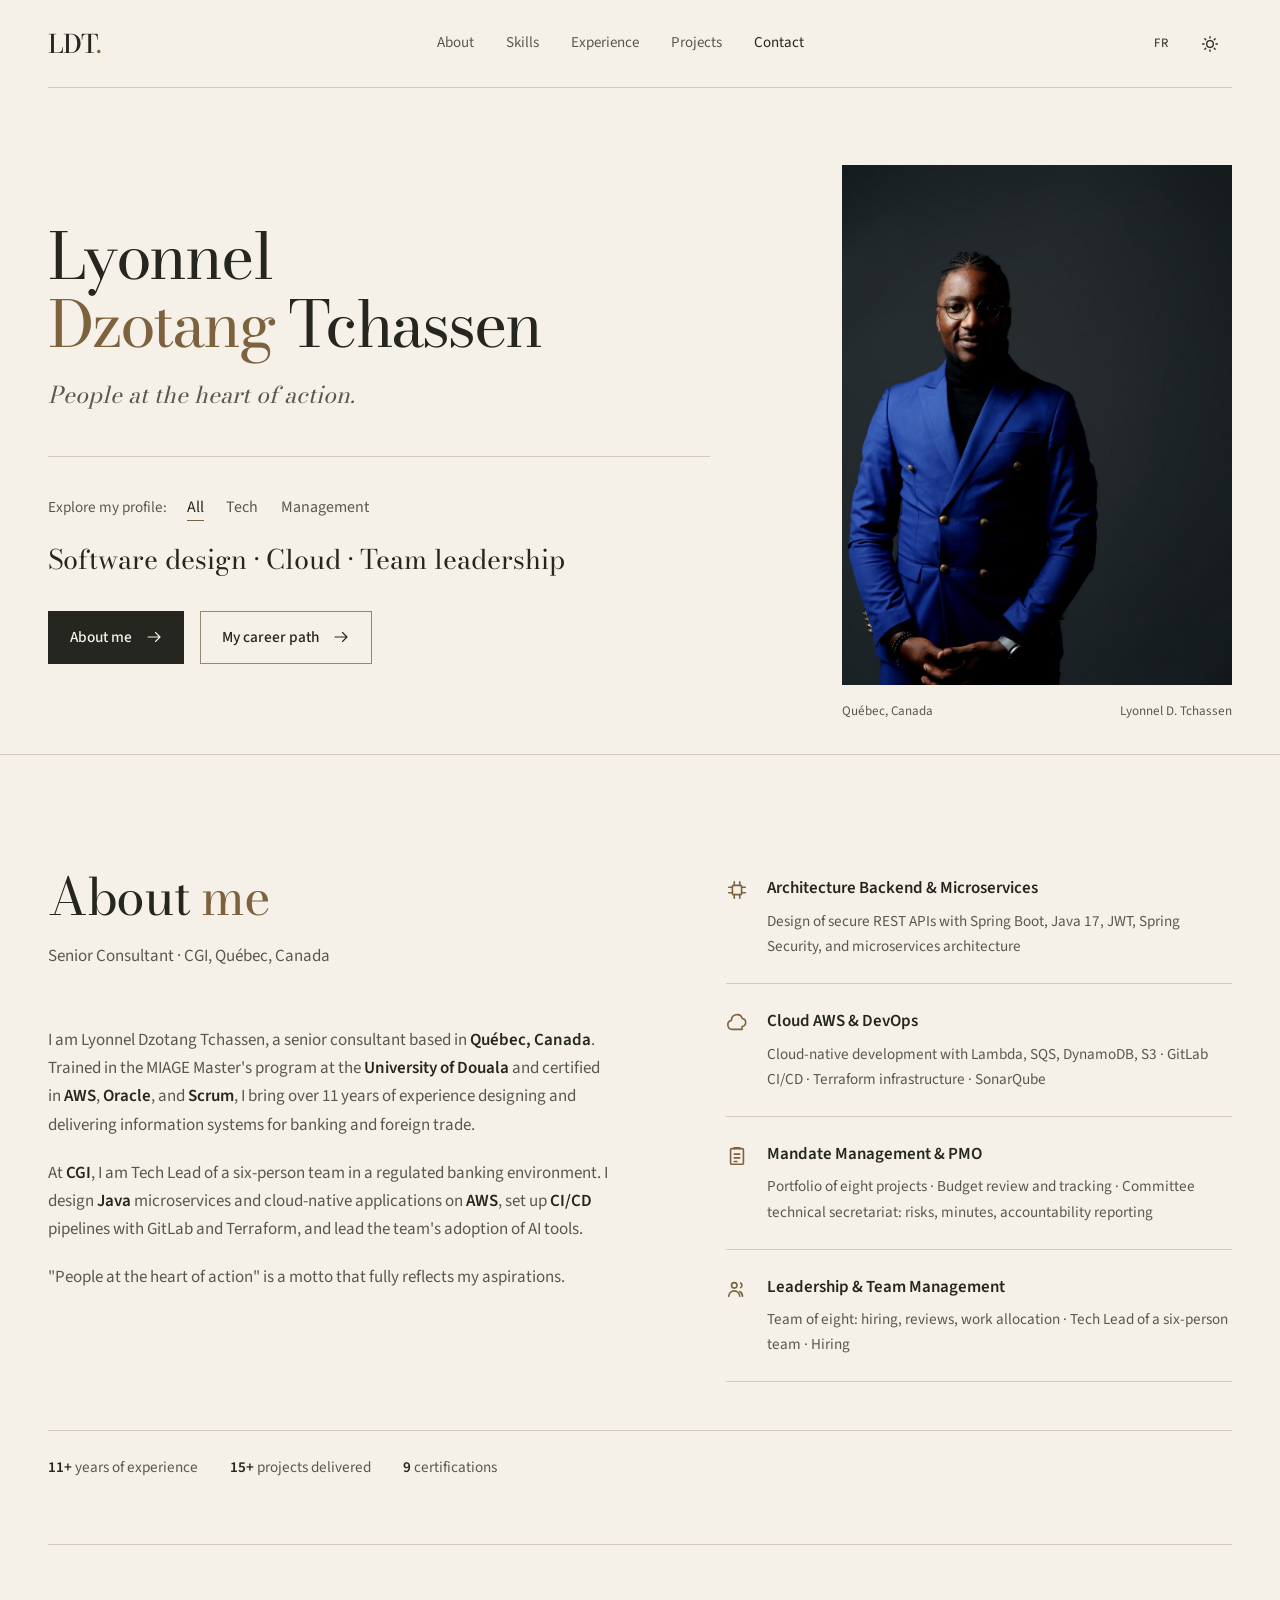
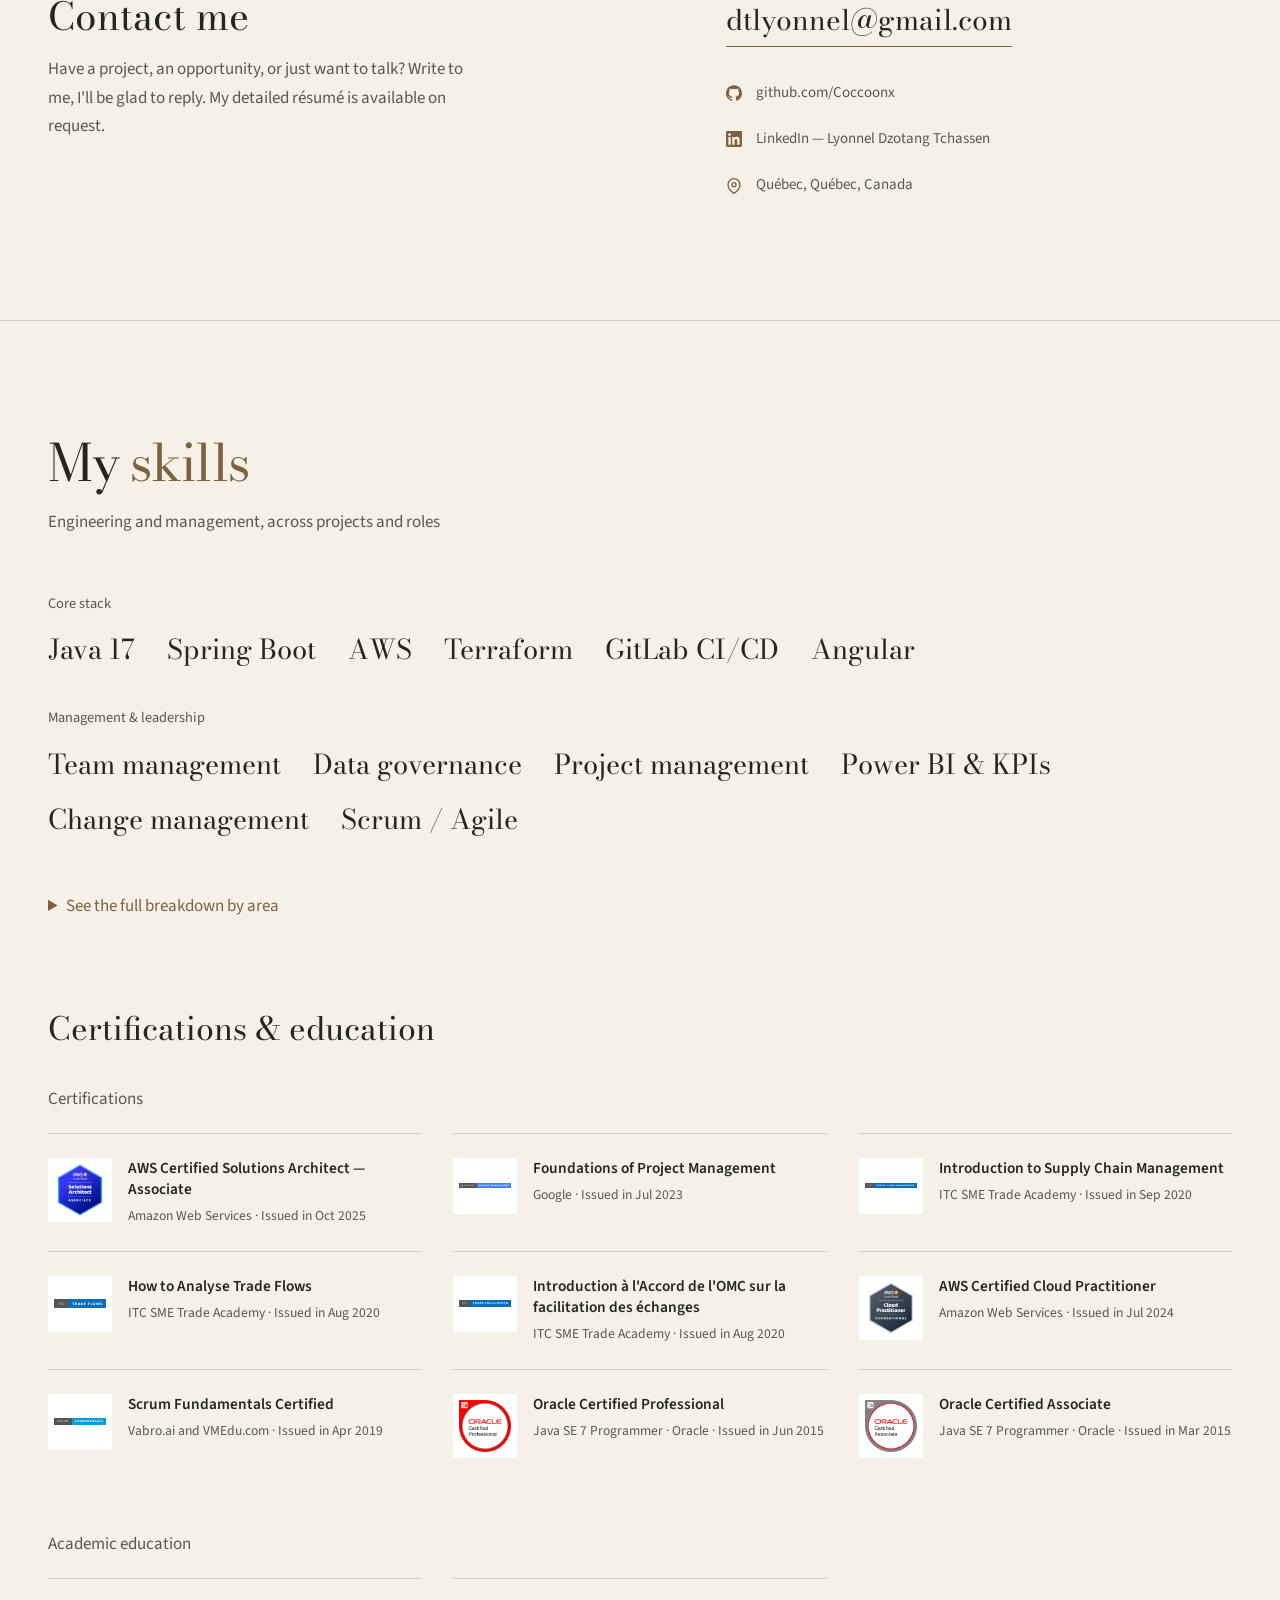
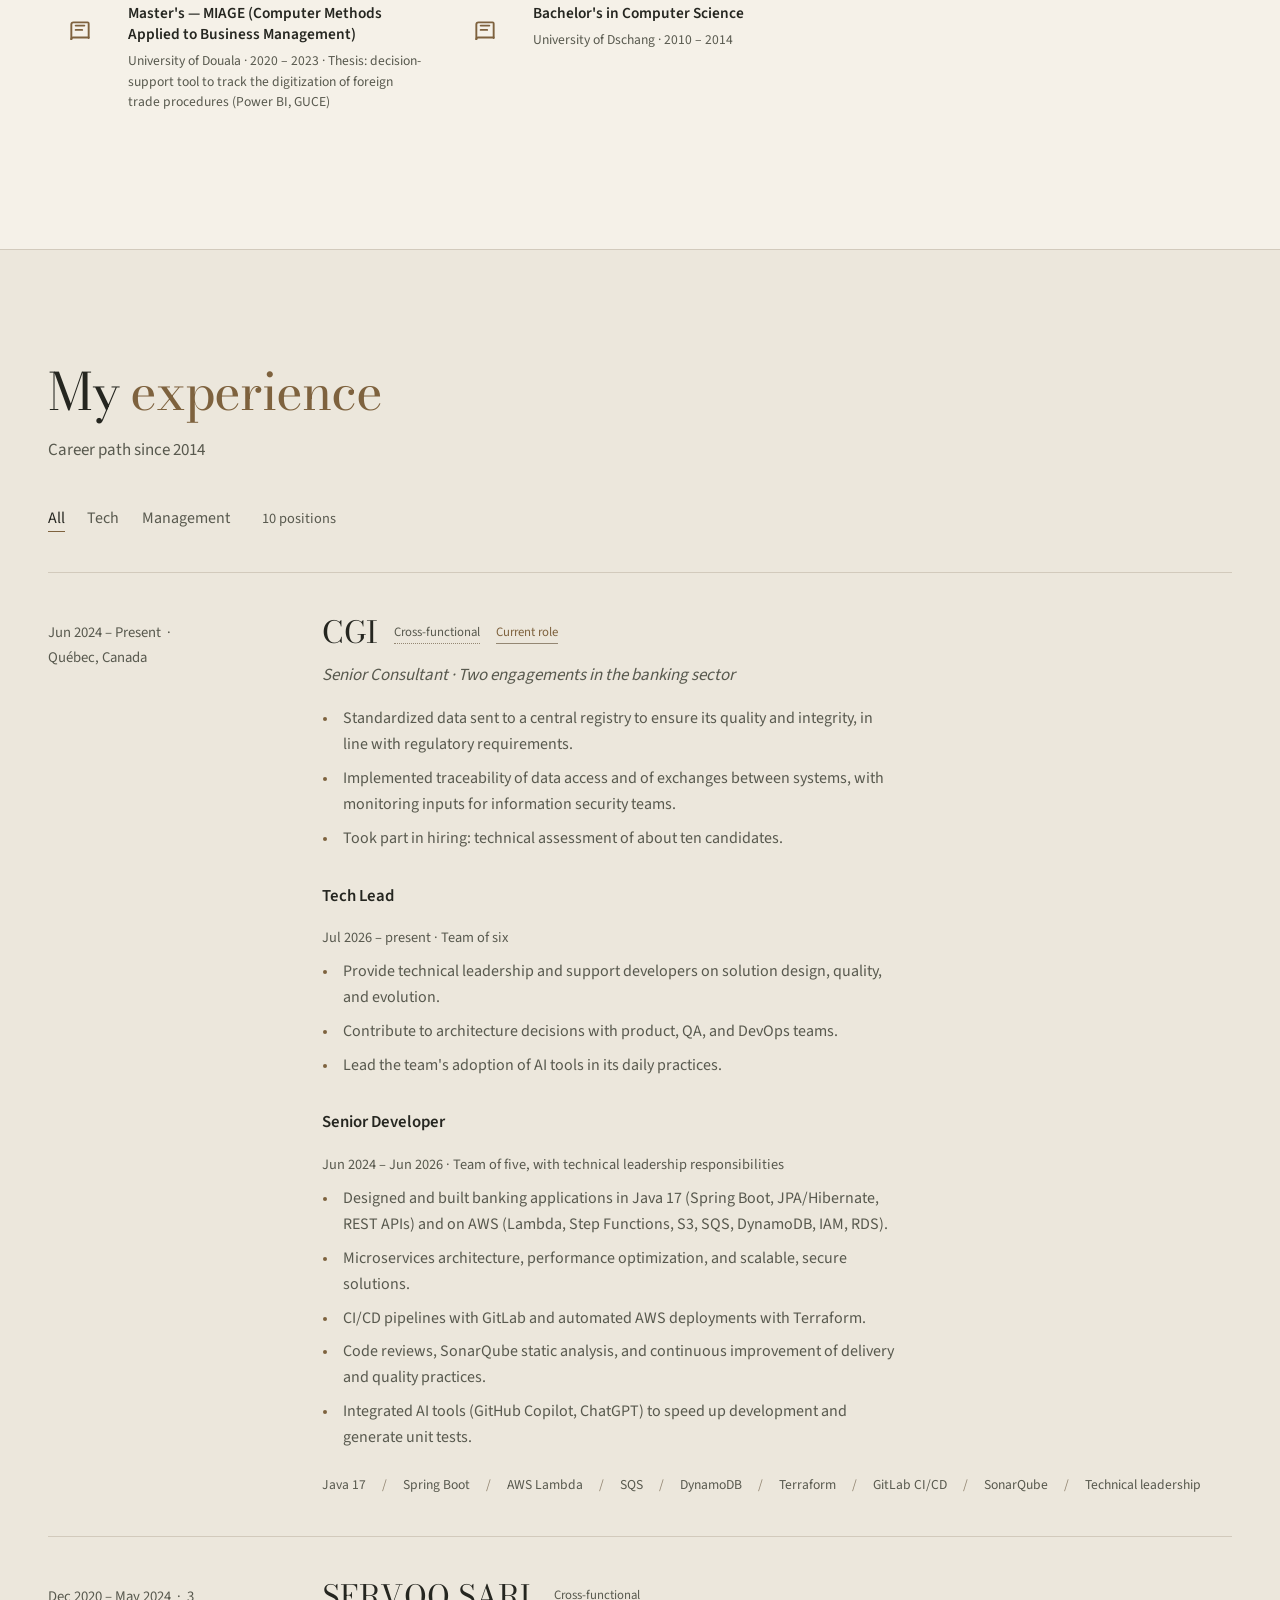
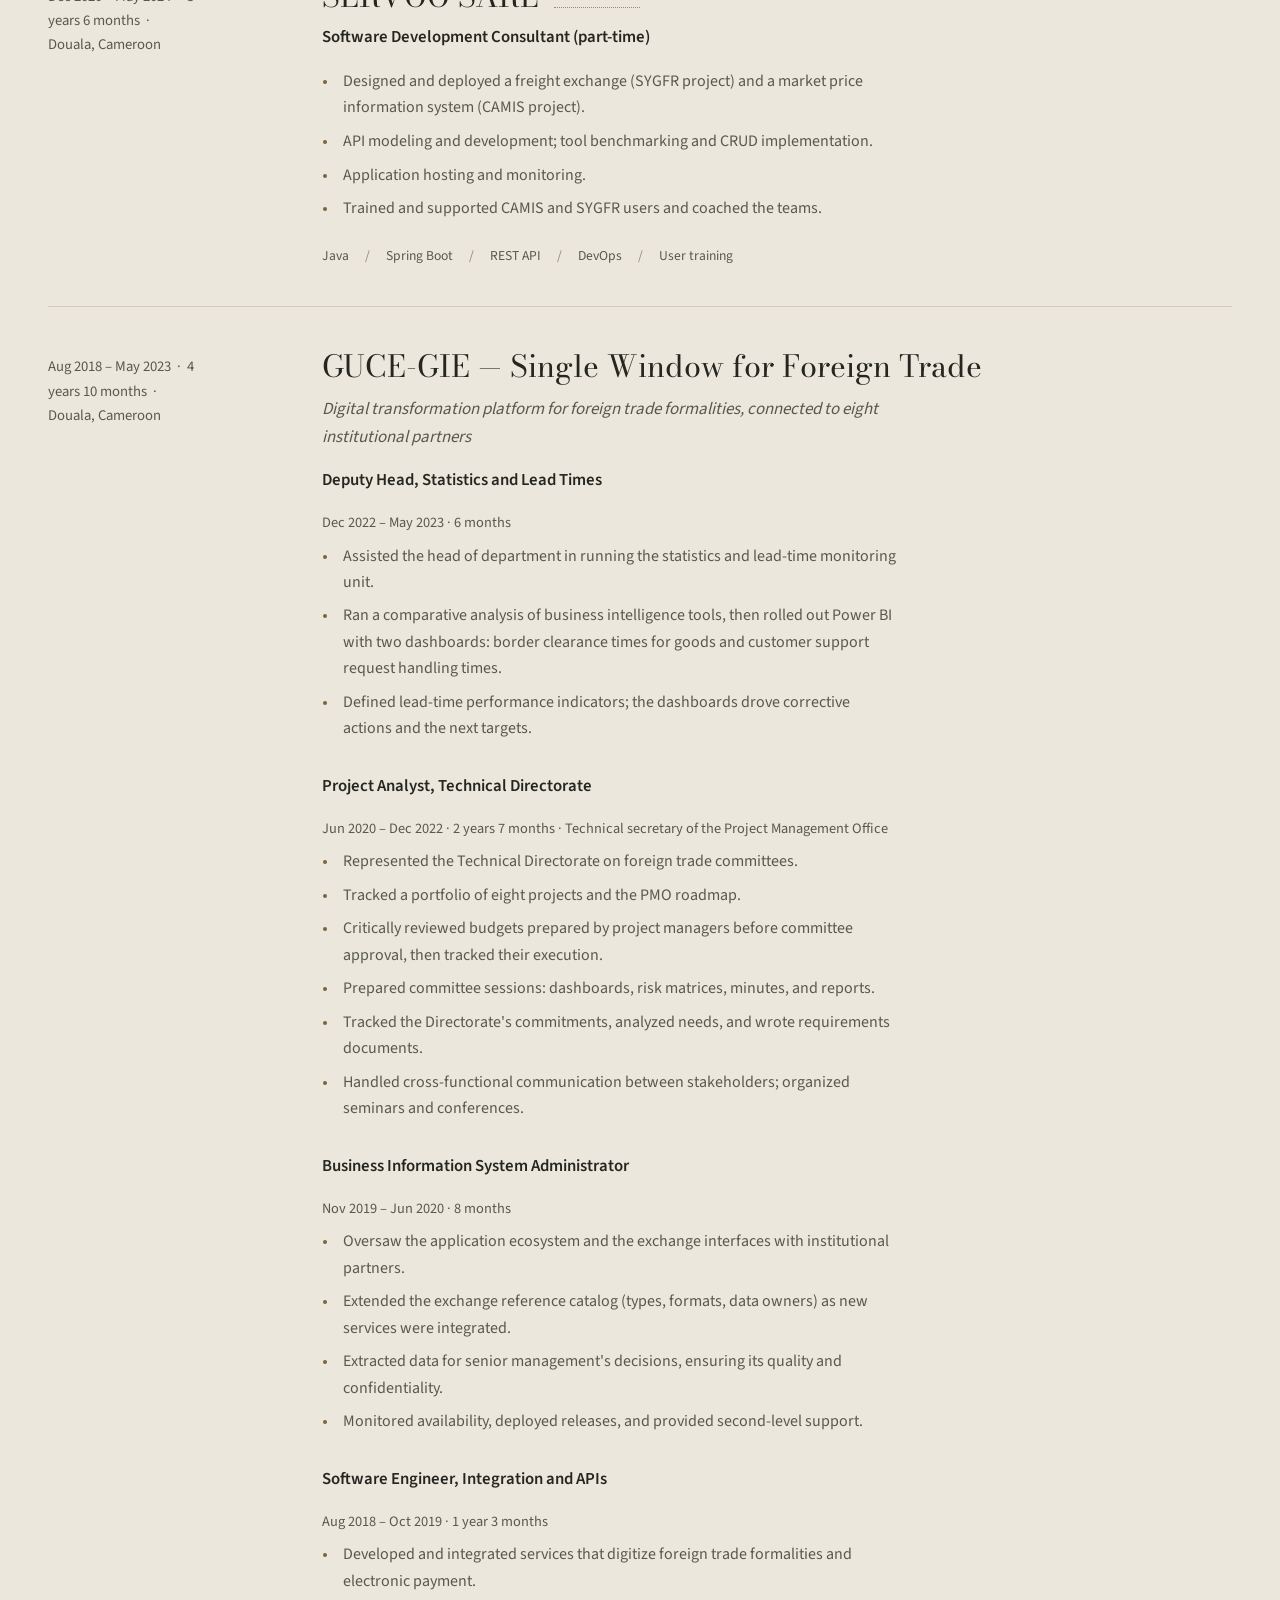
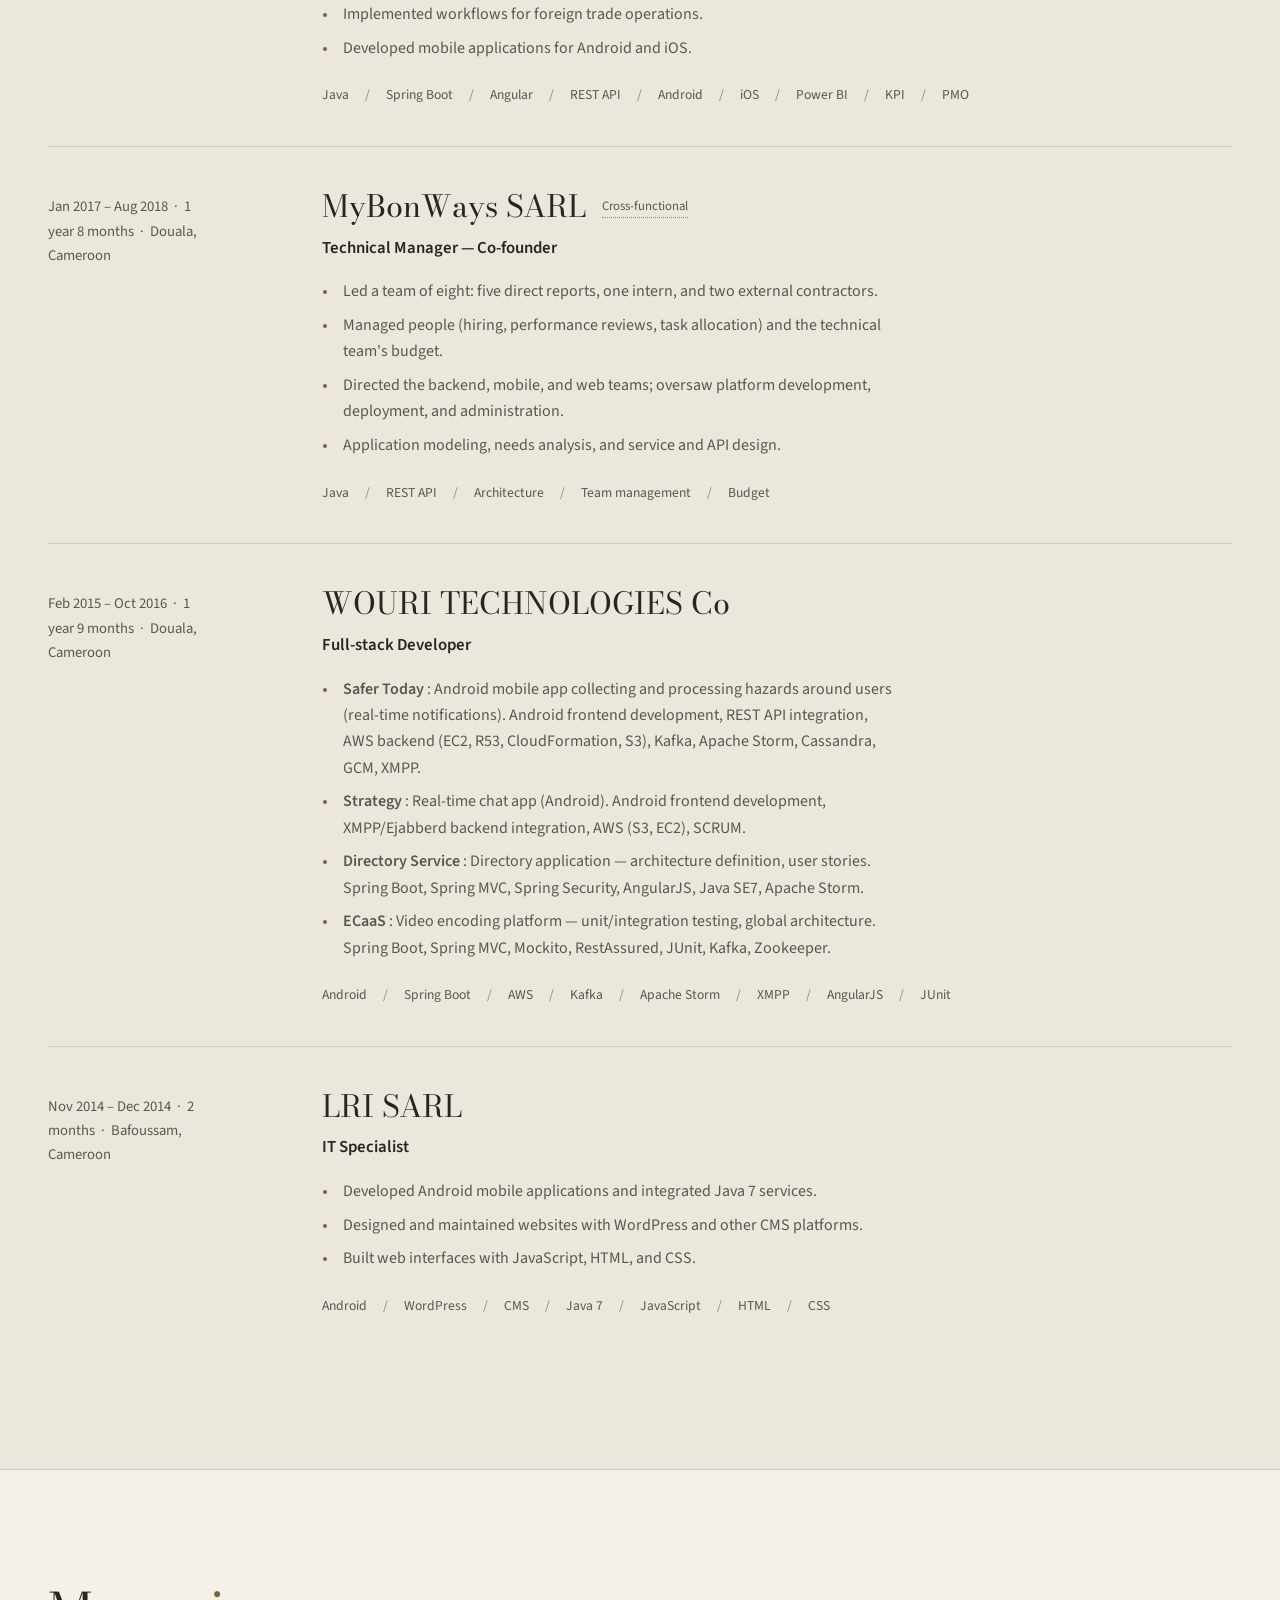
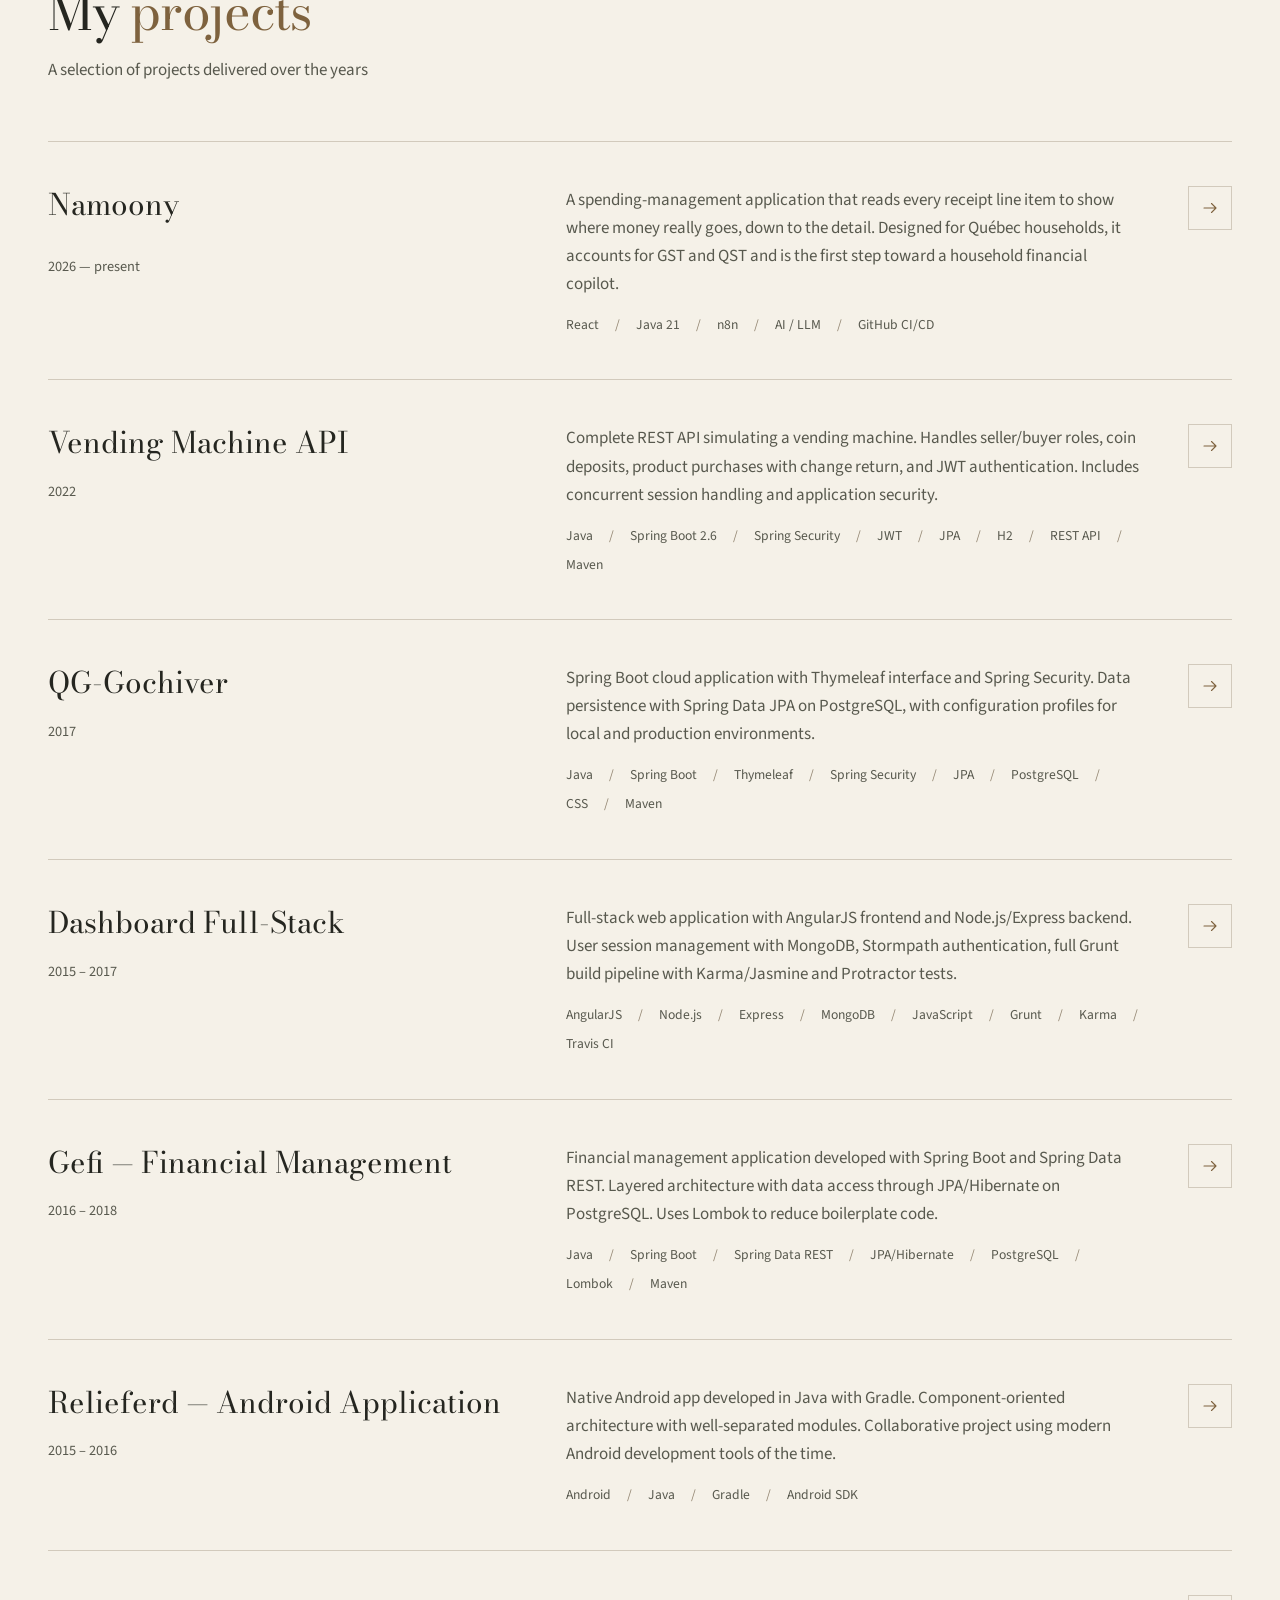
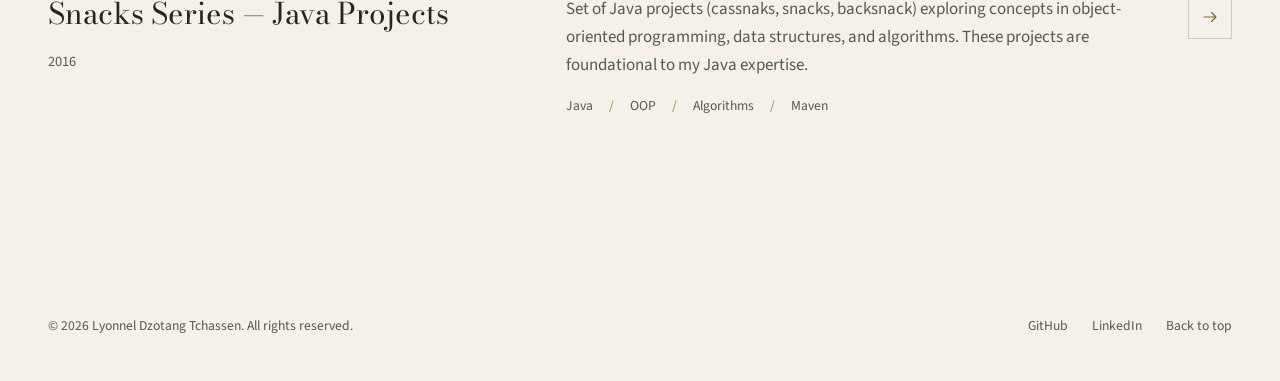
<file: en-ca.html>
<!DOCTYPE html>
<html lang="en-CA">
<head>
  <!-- Google tag (gtag.js) -->
  <script async src="https://www.googletagmanager.com/gtag/js?id=G-08GNMEWYW9"></script>
  <script>
    window.dataLayer = window.dataLayer || [];
    function gtag(){dataLayer.push(arguments);}
    gtag('js', new Date());

    gtag('config', 'G-08GNMEWYW9');
  </script>

  <meta charset="UTF-8" />
  <meta name="viewport" content="width=device-width, initial-scale=1.0" />
  <meta name="description" content="Technical portfolio of Lyonnel Dzotang Tchassen — Senior Consultant in Québec, specializing in Java 17, Spring Boot, AWS Cloud, Microservices, CI/CD and Full-Stack development." />
  <meta name="author" content="Lyonnel Dzotang Tchassen" />
  <title>Lyonnel Dzotang Tchassen — Portfolio (EN-CA)</title>
  <link rel="alternate" hreflang="fr-CA" href="index.html" />
  <link rel="alternate" hreflang="en-CA" href="en-ca.html" />
  <link rel="icon" type="image/svg+xml" href="favicon.svg" />

  <script src="theme-init.js"></script>
  <script src="script.js" defer></script>

  <!-- Stylesheet -->
  <link rel="stylesheet" href="styles.css" />
</head>
<body>
  <a href="#main" class="skip-link">Skip to main content</a>

  <!-- ========== NAVIGATION ========== -->
  <nav class="nav">
    <div class="container nav-inner">
      <a href="#home" class="nav-logo">LDT<span>.</span></a>
      <ul class="nav-links">
        <li><a href="#about">About</a></li>
        <li><a href="#skills">Skills</a></li>
        <li><a href="#experience">Experience</a></li>
        <li><a href="#projects">Projects</a></li>
        <li><a href="#contact" class="nav-cta">Contact</a></li>
      </ul>
      <div class="nav-right">
        <a href="index.html" class="lang-switch" aria-label="Switch to French version">FR</a>
        <button class="theme-toggle" id="themeToggle" aria-label="Toggle theme">
          <!-- moon icon (shown in dark mode) -->
          <svg class="icon-moon" xmlns="http://www.w3.org/2000/svg" width="16" height="16" viewBox="0 0 24 24" fill="none" stroke="currentColor" stroke-width="2" stroke-linecap="round" stroke-linejoin="round" aria-hidden="true"><path d="M21 12.79A9 9 0 1 1 11.21 3 7 7 0 0 0 21 12.79z"/></svg>
          <!-- sun icon (shown in light mode) -->
          <svg class="icon-sun" xmlns="http://www.w3.org/2000/svg" width="16" height="16" viewBox="0 0 24 24" fill="none" stroke="currentColor" stroke-width="2" stroke-linecap="round" stroke-linejoin="round" aria-hidden="true"><circle cx="12" cy="12" r="5"/><line x1="12" y1="1" x2="12" y2="3"/><line x1="12" y1="21" x2="12" y2="23"/><line x1="4.22" y1="4.22" x2="5.64" y2="5.64"/><line x1="18.36" y1="18.36" x2="19.78" y2="19.78"/><line x1="1" y1="12" x2="3" y2="12"/><line x1="21" y1="12" x2="23" y2="12"/><line x1="4.22" y1="19.78" x2="5.64" y2="18.36"/><line x1="18.36" y1="5.64" x2="19.78" y2="4.22"/></svg>
        </button>
        <button class="hamburger" id="hamburger" aria-controls="mobileMenu" aria-label="Menu" aria-expanded="false">
          <span></span><span></span><span></span>
        </button>
      </div>
    </div>
  </nav>

  <!-- Mobile drawer -->
  <nav class="mobile-menu" id="mobileMenu" aria-label="Mobile menu">
    <a href="#about" class="mobile-link">About</a>
    <a href="#skills" class="mobile-link">Skills</a>
    <a href="#experience" class="mobile-link">Experience</a>
    <a href="#projects" class="mobile-link">Projects</a>
    <a href="#contact" class="mobile-cta">Contact</a>
    <p class="mobile-menu-divider">Language</p>
    <a href="index.html" class="mobile-link">French version</a>
  </nav>

  <main id="main">
  <!-- ========== HERO ========== -->
  <section class="hero" id="home">
    <div class="container">
      <div class="hero-inner">
        <div class="hero-content">
          <h1 class="hero-title"><span>Lyonnel</span><span><span class="highlight">Dzotang</span> Tchassen</span></h1>
          <p class="hero-description">People at the heart of action.</p>
          <div class="hero-intro">
            <div class="hero-profile">
              <p class="hero-lead" id="heroProfileLabel">Explore my profile:</p>
              <div class="profile-switch profile-switch--hero" role="radiogroup" aria-labelledby="heroProfileLabel"><button type="button" role="radio" data-profile-value="all">All</button><button type="button" role="radio" data-profile-value="tech">Tech</button><button type="button" role="radio" data-profile-value="management">Management</button></div>
            </div>
            <p class="hero-focus" data-variant="all">Software design · Cloud · Team leadership</p>
            <p class="hero-focus" data-variant="tech">Software design · Cloud · AI</p>
            <p class="hero-focus" data-variant="management">Team leadership · Project management · Change management</p>
            <div class="hero-actions">
              <a href="#about" class="btn btn-primary">About me <svg class="arrow" viewBox="0 0 24 24" fill="none" stroke="currentColor" stroke-width="1.5" stroke-linecap="round" stroke-linejoin="round" aria-hidden="true"><path d="M4 12h16m-6-6 6 6-6 6"/></svg></a>
              <a href="#experience" class="btn btn-outline">My career path <svg class="arrow" viewBox="0 0 24 24" fill="none" stroke="currentColor" stroke-width="1.5" stroke-linecap="round" stroke-linejoin="round" aria-hidden="true"><path d="M4 12h16m-6-6 6 6-6 6"/></svg></a>
            </div>
          </div>
        </div>
        <figure class="hero-mark">
          <div class="portrait-window"><img class="hero-mark-photo" src="assets/lyonnel-portrait.jpg" alt="Portrait of Lyonnel Dzotang Tchassen" width="900" height="1350" fetchpriority="high" /></div>
          <figcaption><span>Québec, Canada</span><span>Lyonnel D. Tchassen</span></figcaption>
        </figure>
      </div>
    </div>
  </section>

  <!-- ========== ABOUT ========== -->
  <section class="section about" id="about">
    <div class="container">
      <div class="about-inner">
        <div class="about-text">
          <h2 class="section-title">About <span>me</span></h2>
          <p class="section-subtitle">Senior Consultant · CGI, Québec, Canada</p>
          <p data-variant="all tech">
            I am Lyonnel Dzotang Tchassen, a senior consultant based in <strong>Québec, Canada</strong>.
            Trained in the MIAGE Master's program at the <strong>University of Douala</strong> and certified in
            <strong>AWS</strong>, <strong>Oracle</strong>, and <strong>Scrum</strong>, I bring over 11 years of experience
            designing and delivering information systems for banking and foreign trade.
          </p>
          <p data-variant="all tech">
            At <strong>CGI</strong>, I am Tech Lead of a six-person team in a regulated banking environment.
            I design <strong>Java</strong> microservices and cloud-native applications on <strong>AWS</strong>,
            set up <strong>CI/CD</strong> pipelines with GitLab and Terraform, and lead the team's adoption
            of AI tools.
          </p>
          <p data-variant="management">
            An IT professional based in <strong>Québec, Canada</strong>, I have over 11 years of experience,
            including more than four in management. My career has taken me from development to management:
            project coordination, team leadership, and change management.
          </p>
          <p data-variant="management">
            At <strong>GUCE</strong>, a digital transformation platform connected to eight institutional partners,
            I represented the Technical Directorate on committees, served as technical secretary of the Project
            Management Office (eight projects), and rolled out <strong>Power BI</strong> for decision-making. At
            <strong>CGI</strong>, I help standardize banking data and make it traceable. I have led teams of up to
            eight people and helped users adopt new systems.
          </p>
          <p>
            "People at the heart of action" is a motto that fully reflects my aspirations.
          </p>
        </div>
        <div class="about-highlights">
          <div class="highlight-item" data-variant="all tech">
            <svg class="icon" viewBox="0 0 24 24" fill="none" stroke="currentColor" stroke-width="1.75" stroke-linecap="round" stroke-linejoin="round" aria-hidden="true"><rect x="7" y="7" width="10" height="10" rx="1"/><path d="M9 7V3M15 7V3M9 21v-4M15 21v-4M7 9H3M7 15H3M21 9h-4M21 15h-4"/></svg>
            <div>
              <h3>Architecture Backend & Microservices</h3>
              <p>Design of secure REST APIs with Spring Boot, Java 17, JWT, Spring Security, and microservices architecture</p>
            </div>
          </div>
          <div class="highlight-item" data-variant="all tech">
            <svg class="icon" viewBox="0 0 24 24" fill="none" stroke="currentColor" stroke-width="1.75" stroke-linecap="round" stroke-linejoin="round" aria-hidden="true"><path d="M17.5 19H7a5 5 0 0 1-1-9.9V9a6 6 0 0 1 11.7-2 4.5 4.5 0 0 1-.2 8.9Z"/></svg>
            <div>
              <h3>Cloud AWS & DevOps</h3>
              <p>Cloud-native development with Lambda, SQS, DynamoDB, S3 · GitLab CI/CD · Terraform infrastructure · SonarQube</p>
            </div>
          </div>
          <div class="highlight-item" data-variant="tech">
            <svg class="icon" viewBox="0 0 24 24" fill="none" stroke="currentColor" stroke-width="1.75" stroke-linecap="round" stroke-linejoin="round" aria-hidden="true"><rect x="3" y="4" width="18" height="16" rx="1.5"/><path d="M3 8.5h18"/><circle cx="6.3" cy="6.25" r="0.6" fill="currentColor" stroke="none"/><circle cx="8.6" cy="6.25" r="0.6" fill="currentColor" stroke="none"/></svg>
            <div>
              <h3>Full-Stack Development</h3>
              <p>From Java Spring Boot on the backend to Angular / AngularJS / Node.js on the frontend</p>
            </div>
          </div>
          <div class="highlight-item" data-variant="tech">
            <svg class="icon" viewBox="0 0 24 24" fill="none" stroke="currentColor" stroke-width="1.75" stroke-linecap="round" stroke-linejoin="round" aria-hidden="true"><rect x="7" y="2" width="10" height="20" rx="2"/><path d="M11 18h2"/></svg>
            <div>
              <h3>Mobile Development & Leadership</h3>
              <p>Native Android apps · Team coaching · Code reviews · Technical hiring</p>
            </div>
          </div>
          <div class="highlight-item" data-variant="all management">
            <svg class="icon" viewBox="0 0 24 24" fill="none" stroke="currentColor" stroke-width="1.75" stroke-linecap="round" stroke-linejoin="round" aria-hidden="true"><rect x="5" y="4" width="14" height="17" rx="1.5"/><path d="M9 4V3h6v1M9 10h6M9 14h6M9 18h3"/></svg>
            <div>
              <h3>Mandate Management & PMO</h3>
              <p>Portfolio of eight projects · Budget review and tracking · Committee technical secretariat: risks, minutes, accountability reporting</p>
            </div>
          </div>
          <div class="highlight-item" data-variant="management">
            <svg class="icon" viewBox="0 0 24 24" fill="none" stroke="currentColor" stroke-width="1.75" stroke-linecap="round" stroke-linejoin="round" aria-hidden="true"><path d="M4 20h16"/><path d="M7 16v-4M12 16V8M17 16v-7"/></svg>
            <div>
              <h3>Data-Driven Steering</h3>
              <p>Exchange catalog with eight partners · Central registry and traceability in banking · Power BI and lead-time indicators</p>
            </div>
          </div>
          <div class="highlight-item" data-variant="all management">
            <svg class="icon" viewBox="0 0 24 24" fill="none" stroke="currentColor" stroke-width="1.75" stroke-linecap="round" stroke-linejoin="round" aria-hidden="true"><circle cx="9" cy="8" r="3"/><path d="M3 20a6 6 0 0 1 12 0"/><path d="M16 5.5a3 3 0 0 1 0 5M18 20a6 6 0 0 0-3-5.2"/></svg>
            <div>
              <h3>Leadership & Team Management</h3>
              <p>Team of eight: hiring, reviews, work allocation · Tech Lead of a six-person team · Hiring</p>
            </div>
          </div>
          <div class="highlight-item" data-variant="management">
            <svg class="icon" viewBox="0 0 24 24" fill="none" stroke="currentColor" stroke-width="1.75" stroke-linecap="round" stroke-linejoin="round" aria-hidden="true"><path d="M20 12a8 8 0 0 1-14 5.3M4 12a8 8 0 0 1 14-5.3"/><path d="M18 3v4h-4M6 21v-4h4"/></svg>
            <div>
              <h3>Change Management</h3>
              <p>User training and support (CAMIS, SYGFR) · Team adoption of AI tools</p>
            </div>
          </div>
        </div>
      </div>
      <ul class="profile-facts"><li><strong>11+</strong> years of experience</li><li><strong>15+</strong> projects delivered</li><li><strong>9</strong> certifications</li></ul>
      <div class="about-contact" id="contact">
        <div class="about-contact-intro">
          <h3 class="about-contact-title">Contact me</h3>
          <p>
            Have a project, an opportunity, or just want to talk? Write to me, I'll be glad to reply.
            My detailed résumé is available on request.
          </p>
        </div>
        <div class="about-contact-links">
          <div class="contact-primary">
            <a href="mailto:dtlyonnel@gmail.com" class="btn btn-primary">
              <svg width="15" height="15" viewBox="0 0 24 24" fill="none" stroke="currentColor" stroke-width="2" stroke-linecap="round" stroke-linejoin="round" aria-hidden="true"><path d="M4 4h16c1.1 0 2 .9 2 2v12c0 1.1-.9 2-2 2H4c-1.1 0-2-.9-2-2V6c0-1.1.9-2 2-2z"/><polyline points="22,6 12,13 2,6"/></svg>
              dtlyonnel@gmail.com
            </a>
          </div>
          <div class="contact-secondary">
            <a href="https://github.com/Coccoonx" target="_blank" rel="noopener" class="contact-link-item">
              <svg class="icon" width="15" height="15" viewBox="0 0 24 24" fill="currentColor" aria-hidden="true"><path d="M12 .297c-6.63 0-12 5.373-12 12 0 5.303 3.438 9.8 8.205 11.385.6.113.82-.258.82-.577 0-.285-.01-1.04-.015-2.04-3.338.724-4.042-1.61-4.042-1.61C4.422 18.07 3.633 17.7 3.633 17.7c-1.087-.744.084-.729.084-.729 1.205.084 1.838 1.236 1.838 1.236 1.07 1.835 2.809 1.305 3.495.998.108-.776.417-1.305.76-1.605-2.665-.3-5.466-1.332-5.466-5.93 0-1.31.465-2.38 1.235-3.22-.135-.303-.54-1.523.105-3.176 0 0 1.005-.322 3.3 1.23.96-.267 1.98-.399 3-.405 1.02.006 2.04.138 3 .405 2.28-1.552 3.285-1.23 3.285-1.23.645 1.653.24 2.873.12 3.176.765.84 1.23 1.91 1.23 3.22 0 4.61-2.805 5.625-5.475 5.92.42.36.81 1.096.81 2.22 0 1.606-.015 2.896-.015 3.286 0 .315.21.69.825.57C20.565 22.092 24 17.592 24 12.297c0-6.627-5.373-12-12-12"/></svg>
              <span>github.com/Coccoonx</span>
            </a>
            <a href="https://www.linkedin.com/in/lyonnel-dzotang-tchassen-37bb85104/" target="_blank" rel="noopener" class="contact-link-item">
              <svg class="icon" width="15" height="15" viewBox="0 0 24 24" fill="currentColor" aria-hidden="true"><path d="M20.447 20.452h-3.554v-5.569c0-1.328-.027-3.037-1.852-3.037-1.853 0-2.136 1.445-2.136 2.939v5.667H9.351V9h3.414v1.561h.046c.477-.9 1.637-1.85 3.37-1.85 3.601 0 4.267 2.37 4.267 5.455v6.286zM5.337 7.433a2.062 2.062 0 0 1-2.063-2.065 2.064 2.064 0 1 1 2.063 2.065zm1.782 13.019H3.555V9h3.564v11.452zM22.225 0H1.771C.792 0 0 .774 0 1.729v20.542C0 23.227.792 24 1.771 24h20.451C23.2 24 24 23.227 24 22.271V1.729C24 .774 23.2 0 22.222 0h.003z"/></svg>
              <span>LinkedIn — Lyonnel Dzotang Tchassen</span>
            </a>
            <p class="contact-location">
              <svg class="icon" width="15" height="15" viewBox="0 0 24 24" fill="none" stroke="currentColor" stroke-width="2" stroke-linecap="round" stroke-linejoin="round" aria-hidden="true"><path d="M21 10c0 7-9 13-9 13s-9-6-9-13a9 9 0 0 1 18 0z"/><circle cx="12" cy="10" r="3"/></svg>
              <span>Québec, Québec, Canada</span>
            </p>
          </div>
        </div>
      </div>
    </div>
  </section>

  <!-- ========== SKILLS ========== -->
  <section class="section" id="skills">
    <div class="container">
      <h2 class="section-title" data-variant="all">My <span>skills</span></h2>
      <p class="section-subtitle" data-variant="all">Engineering and management, across projects and roles</p>
      <h2 class="section-title" data-variant="tech">Technical <span>skills</span></h2>
      <p class="section-subtitle" data-variant="tech">Technologies and tools I use in projects</p>
      <h2 class="section-title" data-variant="management">Management <span>skills</span></h2>
      <p class="section-subtitle" data-variant="management">Management and leadership practices applied across my roles</p>

      <div class="skills-core" data-variant="all tech">
        <p class="skills-core-label">Core stack</p>
        <span class="core-tag">Java 17</span>
        <span class="core-tag">Spring Boot</span>
        <span class="core-tag">AWS</span>
        <span class="core-tag">Terraform</span>
        <span class="core-tag">GitLab CI/CD</span>
        <span class="core-tag">Angular</span>
      </div>
      <div class="skills-core" data-variant="all management">
        <p class="skills-core-label">Management & leadership</p>
        <span class="core-tag">Team management</span>
        <span class="core-tag">Data governance</span>
        <span class="core-tag">Project management</span>
        <span class="core-tag">Power BI & KPIs</span>
        <span class="core-tag">Change management</span>
        <span class="core-tag">Scrum / Agile</span>
      </div>

      <details class="skills-more">
        <summary>See the full breakdown by area</summary>

        <div class="skills-grid">

          <div class="skill-category" data-profiles="tech">
            <div class="skill-cat-header">
              <svg class="icon" viewBox="0 0 24 24" fill="none" stroke="currentColor" stroke-width="1.75" stroke-linecap="round" stroke-linejoin="round" aria-hidden="true"><rect x="7" y="7" width="10" height="10" rx="1"/><path d="M9 7V3M15 7V3M9 21v-4M15 21v-4M7 9H3M7 15H3M21 9h-4M21 15h-4"/></svg>
              <span class="skill-cat-title">Java & JVM</span>
            </div>
            <div class="skill-tags">
              <span class="tag">Java 8+</span>
              <span class="tag">Java 17</span>
              <span class="tag">Spring Boot</span>
              <span class="tag">Spring MVC</span>
              <span class="tag">Spring Data JPA</span>
              <span class="tag">Spring Security</span>
              <span class="tag">Hibernate</span>
              <span class="tag">Microservices</span>
              <span class="tag">Lombok</span>
              <span class="tag">MapStruct</span>
            </div>
          </div>

          <div class="skill-category" data-profiles="tech">
            <div class="skill-cat-header">
              <svg class="icon" viewBox="0 0 24 24" fill="none" stroke="currentColor" stroke-width="1.75" stroke-linecap="round" stroke-linejoin="round" aria-hidden="true"><path d="M8 3 4 12l4 9"/><path d="M16 3l4 9-4 9"/></svg>
              <span class="skill-cat-title">APIs & Services</span>
            </div>
            <div class="skill-tags">
              <span class="tag">REST API</span>
              <span class="tag">Spring Data REST</span>
              <span class="tag">JWT</span>
              <span class="tag">OAuth2</span>
              <span class="tag">Thymeleaf</span>
              <span class="tag">REST-Assured</span>
              <span class="tag">Mockito</span>
              <span class="tag">JUnit</span>
              <span class="tag">Postman</span>
              <span class="tag">XMPP</span>
              <span class="tag">Socket.io</span>
            </div>
          </div>

          <div class="skill-category" data-profiles="tech">
            <div class="skill-cat-header">
              <svg class="icon" viewBox="0 0 24 24" fill="none" stroke="currentColor" stroke-width="1.75" stroke-linecap="round" stroke-linejoin="round" aria-hidden="true"><path d="M17.5 19H7a5 5 0 0 1-1-9.9V9a6 6 0 0 1 11.7-2 4.5 4.5 0 0 1-.2 8.9Z"/></svg>
              <span class="skill-cat-title">Cloud AWS</span>
            </div>
            <div class="skill-tags">
              <span class="tag">AWS Lambda</span>
              <span class="tag">Amazon SQS</span>
              <span class="tag">Amazon DynamoDB</span>
              <span class="tag">Amazon CloudFront</span>
              <span class="tag">Amazon S3</span>
              <span class="tag">AWS IAM</span>
              <span class="tag">AWS RDS</span>
              <span class="tag">Step Functions</span>
              <span class="tag">EC2</span>
              <span class="tag">CloudFormation</span>
            </div>
          </div>

          <div class="skill-category" data-profiles="tech">
            <div class="skill-cat-header">
              <svg class="icon" viewBox="0 0 24 24" fill="none" stroke="currentColor" stroke-width="1.75" stroke-linecap="round" stroke-linejoin="round" aria-hidden="true"><path d="M17.5 6.5a5 5 0 0 1 0 10"/><path d="M6.5 6.5a5 5 0 0 0 0 10"/><path d="M6.5 6.5h11M6.5 16.5h11"/></svg>
              <span class="skill-cat-title">DevOps & CI/CD</span>
            </div>
            <div class="skill-tags">
              <span class="tag">GitLab CI/CD</span>
              <span class="tag">Terraform</span>
              <span class="tag">SonarQube</span>
              <span class="tag">Maven</span>
              <span class="tag">Gradle</span>
              <span class="tag">Git</span>
              <span class="tag">GitHub</span>
              <span class="tag">Travis CI</span>
              <span class="tag">IntelliJ IDEA</span>
            </div>
          </div>

          <div class="skill-category" data-profiles="tech">
            <div class="skill-cat-header">
              <svg class="icon" viewBox="0 0 24 24" fill="none" stroke="currentColor" stroke-width="1.75" stroke-linecap="round" stroke-linejoin="round" aria-hidden="true"><ellipse cx="12" cy="5" rx="7" ry="2.5"/><path d="M5 5v14c0 1.4 3.1 2.5 7 2.5s7-1.1 7-2.5V5"/><path d="M5 12c0 1.4 3.1 2.5 7 2.5s7-1.1 7-2.5"/></svg>
              <span class="skill-cat-title">Databases</span>
            </div>
            <div class="skill-tags">
              <span class="tag">PostgreSQL</span>
              <span class="tag">H2</span>
              <span class="tag">MongoDB</span>
              <span class="tag">JPA / ORM</span>
              <span class="tag">SQL</span>
              <span class="tag">Cassandra</span>
              <span class="tag">Apache Storm</span>
              <span class="tag">Apache Kafka</span>
              <span class="tag">Zookeeper</span>
            </div>
          </div>

          <div class="skill-category" data-profiles="tech">
            <div class="skill-cat-header">
              <svg class="icon" viewBox="0 0 24 24" fill="none" stroke="currentColor" stroke-width="1.75" stroke-linecap="round" stroke-linejoin="round" aria-hidden="true"><rect x="3" y="4" width="18" height="16" rx="1.5"/><path d="M3 8.5h18"/><circle cx="6.3" cy="6.25" r="0.6" fill="currentColor" stroke="none"/><circle cx="8.6" cy="6.25" r="0.6" fill="currentColor" stroke="none"/></svg>
              <span class="skill-cat-title">Frontend & Web</span>
            </div>
            <div class="skill-tags">
              <span class="tag">JavaScript</span>
              <span class="tag">Angular</span>
              <span class="tag">AngularJS</span>
              <span class="tag">Node.js</span>
              <span class="tag">Express.js</span>
              <span class="tag">HTML5</span>
              <span class="tag">CSS3</span>
              <span class="tag">Grunt</span>
            </div>
          </div>

          <div class="skill-category" data-profiles="tech">
            <div class="skill-cat-header">
              <svg class="icon" viewBox="0 0 24 24" fill="none" stroke="currentColor" stroke-width="1.75" stroke-linecap="round" stroke-linejoin="round" aria-hidden="true"><rect x="7" y="2" width="10" height="20" rx="2"/><path d="M11 18h2"/></svg>
              <span class="skill-cat-title">Mobile & Other</span>
            </div>
            <div class="skill-tags">
              <span class="tag">Android</span>
              <span class="tag">Java Android SDK</span>
              <span class="tag">Software architecture</span>
              <span class="tag">Unit tests</span>
              <span class="tag">Application security</span>
              <span class="tag">SCRUM / Agile</span>
            </div>
          </div>

          <div class="skill-category" data-profiles="management">
            <div class="skill-cat-header">
              <svg class="icon" viewBox="0 0 24 24" fill="none" stroke="currentColor" stroke-width="1.75" stroke-linecap="round" stroke-linejoin="round" aria-hidden="true"><path d="M4 20h16"/><path d="M7 16v-4M12 16V8M17 16v-7"/></svg>
              <span class="skill-cat-title">Data governance</span>
            </div>
            <div class="skill-tags">
              <span class="tag">Exchange catalog</span>
              <span class="tag">Data quality</span>
              <span class="tag">Traceability</span>
              <span class="tag">Confidentiality</span>
              <span class="tag">Central registry</span>
              <span class="tag">Power BI</span>
              <span class="tag">KPIs</span>
            </div>
          </div>
          <div class="skill-category" data-profiles="management">
            <div class="skill-cat-header">
              <svg class="icon" viewBox="0 0 24 24" fill="none" stroke="currentColor" stroke-width="1.75" stroke-linecap="round" stroke-linejoin="round" aria-hidden="true"><rect x="5" y="4" width="14" height="17" rx="1.5"/><path d="M9 4V3h6v1M9 10h6M9 14h6M9 18h3"/></svg>
              <span class="skill-cat-title">Project management</span>
            </div>
            <div class="skill-tags">
              <span class="tag">Project portfolio</span>
              <span class="tag">Budget tracking</span>
              <span class="tag">Risk matrices</span>
              <span class="tag">Committees</span>
              <span class="tag">Accountability reporting</span>
              <span class="tag">Requirements</span>
              <span class="tag">PMO</span>
            </div>
          </div>
          <div class="skill-category" data-profiles="management">
            <div class="skill-cat-header">
              <svg class="icon" viewBox="0 0 24 24" fill="none" stroke="currentColor" stroke-width="1.75" stroke-linecap="round" stroke-linejoin="round" aria-hidden="true"><circle cx="9" cy="8" r="3"/><path d="M3 20a6 6 0 0 1 12 0"/><path d="M16 5.5a3 3 0 0 1 0 5M18 20a6 6 0 0 0-3-5.2"/></svg>
              <span class="skill-cat-title">Leadership & change</span>
            </div>
            <div class="skill-tags">
              <span class="tag">Team management</span>
              <span class="tag">Performance reviews</span>
              <span class="tag">Hiring</span>
              <span class="tag">User training</span>
              <span class="tag">AI adoption</span>
              <span class="tag">SCRUM / Agile</span>
            </div>
          </div>
        </div>
      </details>

      <!-- Credentials are issued proof, a different content type from a
           self-reported skill — kept out of the skill-tag grid above. -->
      <div class="credentials">
        <h3 class="credentials-title">Certifications & education</h3>
        <div class="credentials-columns">
          <div>
            <p class="credentials-group-title">Certifications</p>
            <div class="cert-list">
              <div class="cert-item" data-profiles="tech">
                <div class="cert-badge-tile"><img class="cert-badge-img" src="assets/badges/certification-1.png" alt="AWS Solutions Architect Associate badge" loading="lazy" decoding="async" /></div>
                <div>
                  <strong>AWS Certified Solutions Architect — Associate</strong>
                  <small>Amazon Web Services · Issued in Oct 2025</small>
                </div>
              </div>
              <div class="cert-item" data-profiles="management">
                <div class="cert-badge-tile"><img class="cert-badge-img" src="assets/badges/certification-2.svg" alt="Google Project Management badge" loading="lazy" decoding="async" /></div>
                <div>
                  <strong>Foundations of Project Management</strong>
                  <small>Google · Issued in Jul 2023</small>
                </div>
              </div>
              <div class="cert-item" data-profiles="management">
                <div class="cert-badge-tile"><img class="cert-badge-img" src="assets/badges/certification-3.svg" alt="ITC Supply Chain Management badge" loading="lazy" decoding="async" /></div>
                <div>
                  <strong>Introduction to Supply Chain Management</strong>
                  <small>ITC SME Trade Academy · Issued in Sep 2020</small>
                </div>
              </div>
              <div class="cert-item" data-profiles="management">
                <div class="cert-badge-tile"><img class="cert-badge-img" src="assets/badges/certification-4.svg" alt="ITC Trade Flows badge" loading="lazy" decoding="async" /></div>
                <div>
                  <strong>How to Analyse Trade Flows</strong>
                  <small>ITC SME Trade Academy · Issued in Aug 2020</small>
                </div>
              </div>
              <div class="cert-item" data-profiles="management">
                <div class="cert-badge-tile"><img class="cert-badge-img" src="assets/badges/certification-5.svg" alt="ITC Trade Facilitation badge" loading="lazy" decoding="async" /></div>
                <div>
                  <strong>Introduction à l'Accord de l'OMC sur la facilitation des échanges</strong>
                  <small>ITC SME Trade Academy · Issued in Aug 2020</small>
                </div>
              </div>
              <div class="cert-item" data-profiles="tech">
                <div class="cert-badge-tile"><img class="cert-badge-img" src="assets/badges/certification-6.png" alt="AWS Cloud Practitioner badge" loading="lazy" decoding="async" /></div>
                <div>
                  <strong>AWS Certified Cloud Practitioner</strong>
                  <small>Amazon Web Services · Issued in Jul 2024</small>
                </div>
              </div>
              <div class="cert-item" data-profiles="management">
                <div class="cert-badge-tile"><img class="cert-badge-img" src="assets/badges/certification-7.svg" alt="Scrum Fundamentals badge" loading="lazy" decoding="async" /></div>
                <div>
                  <strong>Scrum Fundamentals Certified</strong>
                  <small>Vabro.ai and VMEdu.com · Issued in Apr 2019</small>
                </div>
              </div>
              <div class="cert-item" data-profiles="tech">
                <div class="cert-badge-tile"><img class="cert-badge-img" src="assets/badges/certification-8.png" alt="Oracle OCP badge" loading="lazy" decoding="async" /></div>
                <div>
                  <strong>Oracle Certified Professional</strong>
                  <small>Java SE 7 Programmer · Oracle · Issued in Jun 2015</small>
                </div>
              </div>
              <div class="cert-item" data-profiles="tech">
                <div class="cert-badge-tile"><img class="cert-badge-img" src="assets/badges/certification-9.png" alt="Oracle OCA badge" loading="lazy" decoding="async" /></div>
                <div>
                  <strong>Oracle Certified Associate</strong>
                  <small>Java SE 7 Programmer · Oracle · Issued in Mar 2015</small>
                </div>
              </div>
            </div>
          </div>
          <div>
            <p class="credentials-group-title">Academic education</p>
            <div class="cert-list">
              <div class="cert-item">
                <div class="cert-badge-tile cert-badge-tile--icon"><svg class="cert-badge-icon" viewBox="0 0 24 24" fill="none" stroke="currentColor" stroke-width="1.75" stroke-linecap="round" stroke-linejoin="round" aria-hidden="true"><path d="M4 19.5V6a2 2 0 0 1 2-2h13a1 1 0 0 1 1 1v13.5"/><path d="M4 19.5A1.5 1.5 0 0 1 5.5 18H20"/><path d="M8 7h8M8 11h6"/></svg></div>
                <div>
                  <strong>Master's — MIAGE (Computer Methods Applied to Business Management)</strong>
                  <small>University of Douala · 2020 – 2023 · Thesis: decision-support tool to track the digitization of foreign trade procedures (Power BI, GUCE)</small>
                </div>
              </div>
              <div class="cert-item">
                <div class="cert-badge-tile cert-badge-tile--icon"><svg class="cert-badge-icon" viewBox="0 0 24 24" fill="none" stroke="currentColor" stroke-width="1.75" stroke-linecap="round" stroke-linejoin="round" aria-hidden="true"><path d="M4 19.5V6a2 2 0 0 1 2-2h13a1 1 0 0 1 1 1v13.5"/><path d="M4 19.5A1.5 1.5 0 0 1 5.5 18H20"/><path d="M8 7h8M8 11h6"/></svg></div>
                <div>
                  <strong>Bachelor's in Computer Science</strong>
                  <small>University of Dschang · 2010 – 2014</small>
                </div>
              </div>
            </div>
          </div>
        </div>
      </div>
    </div>
  </section>
  <!-- ========== EXPERIENCE ========== -->
  <section class="section experience-section" id="experience">
    <div class="container">
      <h2 class="section-title">My <span>experience</span></h2>
      <p class="section-subtitle">Career path since 2014</p>
      <div class="experience-toolbar">
        <div class="profile-switch" role="radiogroup" aria-label="Displayed profile"><button type="button" role="radio" data-profile-value="all">All</button><button type="button" role="radio" data-profile-value="tech">Tech</button><button type="button" role="radio" data-profile-value="management">Management</button></div>
        <p class="profile-status" id="profileStatus" aria-live="polite"></p>
      </div>
      <div class="timeline">

        <!-- CGI -->
        <div class="timeline-item" data-profiles="tech management">
          <div class="timeline-content">
            <div class="timeline-header">
              <h3 class="timeline-company">CGI</h3>
              <span class="timeline-badge timeline-badge--profile">Cross-functional</span>
              <span class="timeline-badge timeline-badge--current">Current role</span>
            </div>
            <p class="timeline-period">Jun 2024 – Present &nbsp;·&nbsp; Québec, Canada</p>
            <p class="timeline-context">Senior Consultant · Two engagements in the banking sector</p>
            <ul class="timeline-tasks">
              <li>Standardized data sent to a central registry to ensure its quality and integrity, in line with regulatory requirements.</li>
              <li>Implemented traceability of data access and of exchanges between systems, with monitoring inputs for information security teams.</li>
              <li>Took part in hiring: technical assessment of about ten candidates.</li>
            </ul>
            <div class="timeline-role-block" data-profiles="tech management">
              <h4 class="timeline-role">Tech Lead</h4>
              <p class="timeline-sub-period">Jul 2026 – present · Team of six</p>
              <ul class="timeline-tasks">
                <li>Provide technical leadership and support developers on solution design, quality, and evolution.</li>
                <li>Contribute to architecture decisions with product, QA, and DevOps teams.</li>
                <li>Lead the team's adoption of AI tools in its daily practices.</li>
              </ul>
            </div>
            <div class="timeline-role-block" data-profiles="tech">
              <h4 class="timeline-role">Senior Developer</h4>
              <p class="timeline-sub-period">Jun 2024 – Jun 2026 · Team of five, with technical leadership responsibilities</p>
              <ul class="timeline-tasks">
                <li>Designed and built banking applications in Java 17 (Spring Boot, JPA/Hibernate, REST APIs) and on AWS (Lambda, Step Functions, S3, SQS, DynamoDB, IAM, RDS).</li>
                <li>Microservices architecture, performance optimization, and scalable, secure solutions.</li>
                <li>CI/CD pipelines with GitLab and automated AWS deployments with Terraform.</li>
                <li>Code reviews, SonarQube static analysis, and continuous improvement of delivery and quality practices.</li>
                <li>Integrated AI tools (GitHub Copilot, ChatGPT) to speed up development and generate unit tests.</li>
              </ul>
            </div>
            <div class="timeline-tech">
              <span class="tag">Java 17</span><span class="tag">Spring Boot</span><span class="tag">AWS Lambda</span><span class="tag">SQS</span><span class="tag">DynamoDB</span><span class="tag">Terraform</span><span class="tag">GitLab CI/CD</span><span class="tag">SonarQube</span><span class="tag">Technical leadership</span>
            </div>
          </div>
        </div>

        <!-- SERVOO -->
        <div class="timeline-item" data-profiles="tech management">
          <div class="timeline-content">
            <div class="timeline-header">
              <h3 class="timeline-company">SERVOO SARL</h3>
              <span class="timeline-badge timeline-badge--profile">Cross-functional</span>
            </div>
            <p class="timeline-period">Dec 2020 – May 2024 &nbsp;·&nbsp; 3 years 6 months &nbsp;·&nbsp; Douala, Cameroon</p>
            <h4 class="timeline-role">Software Development Consultant (part-time)</h4>
            <ul class="timeline-tasks">
              <li>Designed and deployed a freight exchange (SYGFR project) and a market price information system (CAMIS project).</li>
              <li>API modeling and development; tool benchmarking and CRUD implementation.</li>
              <li>Application hosting and monitoring.</li>
              <li>Trained and supported CAMIS and SYGFR users and coached the teams.</li>
            </ul>
            <div class="timeline-tech">
              <span class="tag">Java</span><span class="tag">Spring Boot</span><span class="tag">REST API</span><span class="tag">DevOps</span><span class="tag">User training</span>
            </div>
          </div>
        </div>

        <!-- GUCE -->
        <div class="timeline-item" data-profiles="tech management">
          <div class="timeline-content">
            <div class="timeline-header">
              <h3 class="timeline-company">GUCE-GIE — Single Window for Foreign Trade</h3>
            </div>
            <p class="timeline-period">Aug 2018 – May 2023 &nbsp;·&nbsp; 4 years 10 months &nbsp;·&nbsp; Douala, Cameroon</p>
            <p class="timeline-context">Digital transformation platform for foreign trade formalities, connected to eight institutional partners</p>
            <div class="timeline-role-block" data-profiles="management">
              <h4 class="timeline-role">Deputy Head, Statistics and Lead Times</h4>
              <p class="timeline-sub-period">Dec 2022 – May 2023 · 6 months</p>
              <ul class="timeline-tasks">
                <li>Assisted the head of department in running the statistics and lead-time monitoring unit.</li>
                <li>Ran a comparative analysis of business intelligence tools, then rolled out Power BI with two dashboards: border clearance times for goods and customer support request handling times.</li>
                <li>Defined lead-time performance indicators; the dashboards drove corrective actions and the next targets.</li>
              </ul>
            </div>
            <div class="timeline-role-block" data-profiles="management">
              <h4 class="timeline-role">Project Analyst, Technical Directorate</h4>
              <p class="timeline-sub-period">Jun 2020 – Dec 2022 · 2 years 7 months · Technical secretary of the Project Management Office</p>
              <ul class="timeline-tasks">
                <li>Represented the Technical Directorate on foreign trade committees.</li>
                <li>Tracked a portfolio of eight projects and the PMO roadmap.</li>
                <li>Critically reviewed budgets prepared by project managers before committee approval, then tracked their execution.</li>
                <li>Prepared committee sessions: dashboards, risk matrices, minutes, and reports.</li>
                <li>Tracked the Directorate's commitments, analyzed needs, and wrote requirements documents.</li>
                <li>Handled cross-functional communication between stakeholders; organized seminars and conferences.</li>
              </ul>
            </div>
            <div class="timeline-role-block" data-profiles="tech management">
              <h4 class="timeline-role">Business Information System Administrator</h4>
              <p class="timeline-sub-period">Nov 2019 – Jun 2020 · 8 months</p>
              <ul class="timeline-tasks">
                <li>Oversaw the application ecosystem and the exchange interfaces with institutional partners.</li>
                <li>Extended the exchange reference catalog (types, formats, data owners) as new services were integrated.</li>
                <li>Extracted data for senior management's decisions, ensuring its quality and confidentiality.</li>
                <li>Monitored availability, deployed releases, and provided second-level support.</li>
              </ul>
            </div>
            <div class="timeline-role-block" data-profiles="tech">
              <h4 class="timeline-role">Software Engineer, Integration and APIs</h4>
              <p class="timeline-sub-period">Aug 2018 – Oct 2019 · 1 year 3 months</p>
              <ul class="timeline-tasks">
                <li>Developed and integrated services that digitize foreign trade formalities and electronic payment.</li>
                <li>Implemented workflows for foreign trade operations.</li>
                <li>Developed mobile applications for Android and iOS.</li>
              </ul>
            </div>
            <div class="timeline-tech">
              <span class="tag">Java</span><span class="tag">Spring Boot</span><span class="tag">Angular</span><span class="tag">REST API</span><span class="tag">Android</span><span class="tag">iOS</span><span class="tag">Power BI</span><span class="tag">KPI</span><span class="tag">PMO</span>
            </div>
          </div>
        </div>

        <!-- MyBonWays -->
        <div class="timeline-item" data-profiles="tech management">
          <div class="timeline-content">
            <div class="timeline-header">
              <h3 class="timeline-company">MyBonWays SARL</h3>
              <span class="timeline-badge timeline-badge--profile">Cross-functional</span>
            </div>
            <p class="timeline-period">Jan 2017 – Aug 2018 &nbsp;·&nbsp; 1 year 8 months &nbsp;·&nbsp; Douala, Cameroon</p>
            <h4 class="timeline-role">Technical Manager — Co-founder</h4>
            <ul class="timeline-tasks">
              <li>Led a team of eight: five direct reports, one intern, and two external contractors.</li>
              <li>Managed people (hiring, performance reviews, task allocation) and the technical team's budget.</li>
              <li>Directed the backend, mobile, and web teams; oversaw platform development, deployment, and administration.</li>
              <li>Application modeling, needs analysis, and service and API design.</li>
            </ul>
            <div class="timeline-tech">
              <span class="tag">Java</span><span class="tag">REST API</span><span class="tag">Architecture</span><span class="tag">Team management</span><span class="tag">Budget</span>
            </div>
          </div>
        </div>

        <!-- WOURI TECHNOLOGIES -->
        <div class="timeline-item" data-profiles="tech">
          <div class="timeline-content">
            <div class="timeline-header">
              <h3 class="timeline-company">WOURI TECHNOLOGIES Co</h3>
            </div>
            <h4 class="timeline-role">Full-stack Developer</h4>
            <p class="timeline-period">Feb 2015 – Oct 2016 &nbsp;·&nbsp; 1 year 9 months &nbsp;·&nbsp; Douala, Cameroon</p>
            <ul class="timeline-tasks">
              <li><strong>Safer Today</strong> : Android mobile app collecting and processing hazards around users (real-time notifications). Android frontend development, REST API integration, AWS backend (EC2, R53, CloudFormation, S3), Kafka, Apache Storm, Cassandra, GCM, XMPP.</li>
              <li><strong>Strategy</strong> : Real-time chat app (Android). Android frontend development, XMPP/Ejabberd backend integration, AWS (S3, EC2), SCRUM.</li>
              <li><strong>Directory Service</strong> : Directory application — architecture definition, user stories. Spring Boot, Spring MVC, Spring Security, AngularJS, Java SE7, Apache Storm.</li>
              <li><strong>ECaaS</strong> : Video encoding platform — unit/integration testing, global architecture. Spring Boot, Spring MVC, Mockito, RestAssured, JUnit, Kafka, Zookeeper.</li>
            </ul>
            <div class="timeline-tech">
              <span class="tag">Android</span><span class="tag">Spring Boot</span><span class="tag">AWS</span><span class="tag">Kafka</span><span class="tag">Apache Storm</span><span class="tag">XMPP</span><span class="tag">AngularJS</span><span class="tag">JUnit</span>
            </div>
          </div>
        </div>

        <!-- LRI SARL -->
        <div class="timeline-item" data-profiles="tech">
          <div class="timeline-content">
            <div class="timeline-header">
              <h3 class="timeline-company">LRI SARL</h3>
            </div>
            <h4 class="timeline-role">IT Specialist</h4>
            <p class="timeline-period">Nov 2014 – Dec 2014 &nbsp;·&nbsp; 2 months &nbsp;·&nbsp; Bafoussam, Cameroon</p>
            <ul class="timeline-tasks">
              <li>Developed Android mobile applications and integrated Java 7 services.</li>
              <li>Designed and maintained websites with WordPress and other CMS platforms.</li>
              <li>Built web interfaces with JavaScript, HTML, and CSS.</li>
            </ul>
            <div class="timeline-tech">
              <span class="tag">Android</span><span class="tag">WordPress</span><span class="tag">CMS</span><span class="tag">Java 7</span><span class="tag">JavaScript</span><span class="tag">HTML</span><span class="tag">CSS</span>
            </div>
          </div>
        </div>

      </div>
    </div>
  </section>

  <section class="section projects-section" id="projects">
    <div class="container">
      <h2 class="section-title">My <span>projects</span></h2>
      <p class="section-subtitle">A selection of projects delivered over the years</p>
      <div class="projects-grid">

        <!-- Namoony -->
        <div class="project-card" data-profiles="tech management">
          <div class="project-header">
            <div class="project-links">
              <a href="https://namoony.lyonneldzotang.com/" target="_blank" rel="noopener" class="project-link" title="Visit Namoony" aria-label="Visit Namoony"><svg class="arrow" viewBox="0 0 24 24" fill="none" stroke="currentColor" stroke-width="1.5" stroke-linecap="round" stroke-linejoin="round" aria-hidden="true"><path d="M4 12h16m-6-6 6 6-6 6"/></svg></a>
            </div>
          </div>
          <h3 class="project-title"><a href="https://namoony.lyonneldzotang.com/" target="_blank" rel="noopener">Namoony</a></h3>
          <p class="project-year">2026 — present</p>
          <p class="project-description">A spending-management application that reads every receipt line item to show where money really goes, down to the detail. Designed for Québec households, it accounts for GST and QST and is the first step toward a household financial copilot.</p>
          <div class="project-tech">
            <span class="tag">React</span><span class="tag">Java 21</span><span class="tag">n8n</span><span class="tag">AI / LLM</span><span class="tag">GitHub CI/CD</span>
          </div>
        </div>

        <!-- Vending Machine -->
        <div class="project-card" data-profiles="tech">
          <div class="project-header">
            <div class="project-links">
              <a href="https://github.com/Coccoonx/vending-machine" target="_blank" rel="noopener" class="project-link" title="View repository on GitHub" aria-label="View repository on GitHub"><svg class="arrow" viewBox="0 0 24 24" fill="none" stroke="currentColor" stroke-width="1.5" stroke-linecap="round" stroke-linejoin="round" aria-hidden="true"><path d="M4 12h16m-6-6 6 6-6 6"/></svg>
              </a>
            </div>
          </div>
          <h3 class="project-title"><a href="https://github.com/Coccoonx/vending-machine" target="_blank" rel="noopener">Vending Machine API</a></h3>
          <p class="project-year">2022</p>
          <p class="project-description">
            Complete REST API simulating a vending machine. Handles seller/buyer roles,
            coin deposits, product purchases with change return, and JWT authentication.
            Includes concurrent session handling and application security.
          </p>
          <div class="project-tech">
            <span class="tag">Java</span>
            <span class="tag">Spring Boot 2.6</span>
            <span class="tag">Spring Security</span>
            <span class="tag">JWT</span>
            <span class="tag">JPA</span>
            <span class="tag">H2</span>
            <span class="tag">REST API</span>
            <span class="tag">Maven</span>
          </div>
        </div>

        <!-- QG-Gochiver -->
        <div class="project-card" data-profiles="tech">
          <div class="project-header">
            <div class="project-links">
              <a href="https://github.com/Coccoonx/qg-gochiver" target="_blank" rel="noopener" class="project-link" title="View repository on GitHub" aria-label="View repository on GitHub"><svg class="arrow" viewBox="0 0 24 24" fill="none" stroke="currentColor" stroke-width="1.5" stroke-linecap="round" stroke-linejoin="round" aria-hidden="true"><path d="M4 12h16m-6-6 6 6-6 6"/></svg>
              </a>
            </div>
          </div>
          <h3 class="project-title"><a href="https://github.com/Coccoonx/qg-gochiver" target="_blank" rel="noopener">QG-Gochiver</a></h3>
          <p class="project-year">2017</p>
          <p class="project-description">
            Spring Boot cloud application with Thymeleaf interface and Spring Security.
            Data persistence with Spring Data JPA on PostgreSQL, with configuration
            profiles for local and production environments.
          </p>
          <div class="project-tech">
            <span class="tag">Java</span>
            <span class="tag">Spring Boot</span>
            <span class="tag">Thymeleaf</span>
            <span class="tag">Spring Security</span>
            <span class="tag">JPA</span>
            <span class="tag">PostgreSQL</span>
            <span class="tag">CSS</span>
            <span class="tag">Maven</span>
          </div>
        </div>

        <!-- Dashboard -->
        <div class="project-card" data-profiles="tech">
          <div class="project-header">
            <div class="project-links">
              <a href="https://github.com/Coccoonx/dashboard" target="_blank" rel="noopener" class="project-link" title="View repository on GitHub" aria-label="View repository on GitHub"><svg class="arrow" viewBox="0 0 24 24" fill="none" stroke="currentColor" stroke-width="1.5" stroke-linecap="round" stroke-linejoin="round" aria-hidden="true"><path d="M4 12h16m-6-6 6 6-6 6"/></svg>
              </a>
            </div>
          </div>
          <h3 class="project-title"><a href="https://github.com/Coccoonx/dashboard" target="_blank" rel="noopener">Dashboard Full-Stack</a></h3>
          <p class="project-year">2015 – 2017</p>
          <p class="project-description">
            Full-stack web application with AngularJS frontend and Node.js/Express backend.
            User session management with MongoDB, Stormpath authentication,
            full Grunt build pipeline with Karma/Jasmine and Protractor tests.
          </p>
          <div class="project-tech">
            <span class="tag">AngularJS</span>
            <span class="tag">Node.js</span>
            <span class="tag">Express</span>
            <span class="tag">MongoDB</span>
            <span class="tag">JavaScript</span>
            <span class="tag">Grunt</span>
            <span class="tag">Karma</span>
            <span class="tag">Travis CI</span>
          </div>
        </div>

        <!-- Gefi -->
        <div class="project-card" data-profiles="tech">
          <div class="project-header">
            <div class="project-links">
              <a href="https://github.com/Coccoonx/gefi" target="_blank" rel="noopener" class="project-link" title="View repository on GitHub" aria-label="View repository on GitHub"><svg class="arrow" viewBox="0 0 24 24" fill="none" stroke="currentColor" stroke-width="1.5" stroke-linecap="round" stroke-linejoin="round" aria-hidden="true"><path d="M4 12h16m-6-6 6 6-6 6"/></svg>
              </a>
            </div>
          </div>
          <h3 class="project-title"><a href="https://github.com/Coccoonx/gefi" target="_blank" rel="noopener">Gefi — Financial Management</a></h3>
          <p class="project-year">2016 – 2018</p>
          <p class="project-description">
            Financial management application developed with Spring Boot and Spring Data REST.
            Layered architecture with data access through JPA/Hibernate on PostgreSQL.
            Uses Lombok to reduce boilerplate code.
          </p>
          <div class="project-tech">
            <span class="tag">Java</span>
            <span class="tag">Spring Boot</span>
            <span class="tag">Spring Data REST</span>
            <span class="tag">JPA/Hibernate</span>
            <span class="tag">PostgreSQL</span>
            <span class="tag">Lombok</span>
            <span class="tag">Maven</span>
          </div>
        </div>

        <!-- Relieferd -->
        <div class="project-card" data-profiles="tech">
          <div class="project-header">
            <div class="project-links">
              <a href="https://github.com/Coccoonx/relieferd" target="_blank" rel="noopener" class="project-link" title="View repository on GitHub" aria-label="View repository on GitHub"><svg class="arrow" viewBox="0 0 24 24" fill="none" stroke="currentColor" stroke-width="1.5" stroke-linecap="round" stroke-linejoin="round" aria-hidden="true"><path d="M4 12h16m-6-6 6 6-6 6"/></svg>
              </a>
            </div>
          </div>
          <h3 class="project-title"><a href="https://github.com/Coccoonx/relieferd" target="_blank" rel="noopener">Relieferd — Android Application</a></h3>
          <p class="project-year">2015 – 2016</p>
          <p class="project-description">
            Native Android app developed in Java with Gradle. Component-oriented
            architecture with well-separated modules. Collaborative project using
            modern Android development tools of the time.
          </p>
          <div class="project-tech">
            <span class="tag">Android</span>
            <span class="tag">Java</span>
            <span class="tag">Gradle</span>
            <span class="tag">Android SDK</span>
          </div>
        </div>

        <!-- Cassnaks / Snacks series -->
        <div class="project-card" data-profiles="tech">
          <div class="project-header">
            <div class="project-links">
              <a href="https://github.com/Coccoonx/cassnaks" target="_blank" rel="noopener" class="project-link" title="View repository on GitHub" aria-label="View repository on GitHub"><svg class="arrow" viewBox="0 0 24 24" fill="none" stroke="currentColor" stroke-width="1.5" stroke-linecap="round" stroke-linejoin="round" aria-hidden="true"><path d="M4 12h16m-6-6 6 6-6 6"/></svg>
              </a>
            </div>
          </div>
          <h3 class="project-title"><a href="https://github.com/Coccoonx/cassnaks" target="_blank" rel="noopener">Snacks Series — Java Projects</a></h3>
          <p class="project-year">2016</p>
          <p class="project-description">
            Set of Java projects (cassnaks, snacks, backsnack) exploring concepts
            in object-oriented programming, data structures, and algorithms.
            These projects are foundational to my Java expertise.
          </p>
          <div class="project-tech">
            <span class="tag">Java</span>
            <span class="tag">OOP</span>
            <span class="tag">Algorithms</span>
            <span class="tag">Maven</span>
          </div>
        </div>

      </div>
      <p class="projects-note" data-variant="management">The other projects are engineering work. <button type="button" class="profile-jump" data-profile-set="tech">See the Tech profile</button></p>
    </div>
  </section>

  </main>

  <!-- ========== FOOTER ========== -->
  <footer class="footer">
    <div class="container footer-inner">
      <p>© 2026 Lyonnel Dzotang Tchassen. All rights reserved.</p>
      <div class="footer-links">
        <a href="https://github.com/Coccoonx" target="_blank" rel="noopener">GitHub</a>
        <a href="https://www.linkedin.com/in/lyonnel-dzotang-tchassen-37bb85104/" target="_blank" rel="noopener">LinkedIn</a>
        <a href="#home">Back to top</a>
      </div>
    </div>
  </footer>

  <!-- ========== SCRIPTS ========== -->

</body>
</html>
</file>
<file: styles.css>
/* Élégance éditoriale — shared French and Canadian English identity. */
@import url('assets/fonts/fonts.css');
*, *::before, *::after { box-sizing: border-box; margin: 0; padding: 0; }
:root {
  color-scheme: light;
  --bg: #f5f1e8; --bg-soft: #ece7dc; --text-primary: #252620;
  --text-secondary: #58594e; --primary: #7e623e; --primary-hover: #604826;
  --border: #d2cabc; --border-strong: #948773; --button-text: #f5f1e8;
  --font-display: 'Bodoni Moda', Georgia, serif;
  --font-body: 'Source Sans 3', 'Segoe UI', sans-serif;
  --ease: cubic-bezier(.16, 1, .3, 1);
}
[data-theme='dark'] {
  color-scheme: dark;
  --bg: #22231f; --bg-soft: #2b2c26; --text-primary: #f5f1e8;
  --text-secondary: #bdb9ac; --primary: #c6ad83; --primary-hover: #e0c9a4;
  --border: #47483d; --border-strong: #827966; --button-text: #22231f;
}
html { scroll-behavior: smooth; scroll-padding-top: 7rem; scrollbar-color: var(--border-strong) var(--bg); }
body { background: var(--bg); color: var(--text-primary); font: 1.0625rem/1.65 var(--font-body); -webkit-font-smoothing: antialiased; }
button { font: inherit; }
a { color: var(--primary); text-decoration-thickness: 1px; text-underline-offset: .25em; transition: color 220ms ease; }
a:hover { color: var(--primary-hover); }
img { display: block; max-width: 100%; }
svg { flex-shrink: 0; }
h1, h2, h3 { text-wrap: balance; }
::selection { background: var(--primary); color: var(--button-text); }
:focus-visible { outline: 2px solid var(--primary); outline-offset: 5px; }
.skip-link { position: fixed; top: 1rem; left: 1rem; transform: translateY(-200%); z-index: 200; padding: .75rem 1rem; background: var(--text-primary); color: var(--bg); }
.skip-link:focus { transform: none; }
.container { width: min(100% - 6rem, 1184px); margin-inline: auto; }
.section { padding-block: 7rem; border-top: 1px solid var(--border); }
.section-title { font: 400 clamp(2.3rem, 4vw, 3.5rem)/1.15 var(--font-display); letter-spacing: -.025em; margin-bottom: 1rem; }
.section-title span { color: var(--primary); }
.section-subtitle { color: var(--text-secondary); margin-bottom: 3.5rem; }
.icon { color: var(--primary); width: 22px; height: 22px; }
/* Quiet masthead. */
.nav { position: sticky; top: 0; z-index: 100; background: var(--bg); }
.nav-inner { height: 88px; display: flex; align-items: center; justify-content: space-between; gap: 2rem; border-bottom: 1px solid var(--border); }
.nav-logo { font: 500 1.6rem var(--font-display); letter-spacing: -.03em; color: var(--text-primary); text-decoration: none; }
.nav-logo span { color: var(--primary); }
.nav-links { list-style: none; display: flex; gap: 2rem; }
.nav-links a { display: inline-flex; align-items: center; min-height: 44px; font-size: .94rem; color: var(--text-secondary); text-decoration: none; position: relative; }
.nav-links a::after, .text-link::after { content: ''; position: absolute; bottom: 4px; left: 0; right: 0; height: 1px; background: currentColor; transform: scaleX(0); transform-origin: left; transition: transform 350ms var(--ease); }
.nav-links a:hover::after, .nav-links a.active::after, .text-link:hover::after { transform: scaleX(1); }
.nav-links a.active, .nav-links .nav-cta { color: var(--text-primary); }
.nav-right { display: flex; align-items: center; gap: .25rem; }
.lang-switch, .theme-toggle, .hamburger { display: inline-flex; align-items: center; justify-content: center; min-width: 44px; height: 44px; border: 0; background: none; color: var(--text-primary); cursor: pointer; text-decoration: none; }
.lang-switch { font-size: .8rem; letter-spacing: .08em; }
.theme-toggle:hover, .lang-switch:hover, .hamburger:hover { color: var(--primary); background: var(--bg-soft); }
.theme-toggle .icon-moon { display: none; }
[data-theme='dark'] .theme-toggle .icon-sun { display: none; }
[data-theme='dark'] .theme-toggle .icon-moon { display: block; }
.hamburger { display: none; flex-direction: column; gap: 5px; padding: 10px; }
.hamburger span { width: 22px; height: 1px; background: currentColor; transition: transform 220ms ease, opacity 220ms ease; }
.hamburger.open span:nth-child(1) { transform: translateY(6px) rotate(45deg); }
.hamburger.open span:nth-child(2) { opacity: 0; }
.hamburger.open span:nth-child(3) { transform: translateY(-6px) rotate(-45deg); }
.mobile-menu { display: none; }
/* Personal portrait opening. */
.hero { padding: clamp(3rem, 6vw, 6rem) 0 2rem; }
.hero-inner { display: grid; grid-template-columns: minmax(0, 1.2fr) minmax(0, .8fr); align-items: center; column-gap: 5rem; }
.hero-title { font: 400 clamp(3rem, 5vw, 4.6rem)/1.05 var(--font-display); letter-spacing: -.035em; }
.hero-title > span { display: block; white-space: nowrap; }
.hero-title .highlight { color: var(--primary); }
.hero-description { font: italic 400 clamp(1.2rem, 1.8vw, 1.5rem)/1.5 var(--font-display); color: var(--text-secondary); margin-top: 1.25rem; }
.hero-intro { margin-top: 2.75rem; padding-top: 1.75rem; border-top: 1px solid var(--border); }
.hero-profile { display: flex; flex-wrap: wrap; align-items: center; column-gap: 1.25rem; }
.hero-lead { color: var(--text-secondary); font-size: .95rem; }
.hero-focus { font: 400 clamp(1.35rem, 2.1vw, 1.75rem)/1.4 var(--font-display); margin-top: .75rem; }
.hero-actions { display: flex; flex-wrap: wrap; align-items: center; gap: 1rem; margin-top: 2rem; }
.btn { display: inline-flex; min-height: 48px; align-items: center; justify-content: center; gap: .8rem; padding: .8rem 1.3rem; border: 1px solid transparent; text-decoration: none; font-size: .96rem; font-weight: 500; transition: background 220ms ease, color 220ms ease, border-color 220ms ease; }
.btn-primary { background: var(--text-primary); color: var(--bg); }
.btn-primary:hover { background: var(--primary); color: var(--button-text); }
.btn-outline { border-color: var(--border-strong); color: var(--text-primary); }
.btn-outline:hover { border-color: var(--primary); background: var(--bg-soft); }
.text-link { display: inline-flex; min-height: 44px; align-items: center; gap: .75rem; position: relative; color: var(--text-primary); text-decoration: none; }
.arrow { width: 18px; height: 18px; transition: transform 350ms var(--ease); }
a:hover .arrow { transform: translateX(4px); }
.hero-mark { margin: 0; width: 100%; max-width: 390px; justify-self: end; }
.portrait-window { overflow: hidden; background: #20282b; }
.hero-mark-photo { width: 100%; height: auto; aspect-ratio: 3 / 4; object-fit: cover; object-position: 42% 40%; }
.hero-mark figcaption { display: flex; justify-content: space-between; gap: 1rem; margin-top: 1rem; color: var(--text-secondary); font-size: .82rem; }
/* Open reading layouts. */
.about-inner { display: grid; grid-template-columns: 1.15fr 1fr; gap: 6rem; align-items: start; }
.about-text p:not(.section-subtitle) { color: var(--text-secondary); margin-bottom: 1.25rem; max-width: 70ch; }
.about-text strong { color: var(--text-primary); font-weight: 600; }
.about-highlights { margin-top: -1rem; }
.highlight-item { display: flex; align-items: flex-start; gap: 1.2rem; padding-block: 1.5rem; border-bottom: 1px solid var(--border); }
.highlight-item .icon { margin-top: .25rem; }
.highlight-item h3 { font-size: 1.06rem; font-weight: 600; margin-bottom: .35rem; }
.highlight-item p { color: var(--text-secondary); font-size: .95rem; }
.profile-facts { display: flex; flex-wrap: wrap; gap: .5rem 2rem; margin-top: 3rem; padding-top: 1.5rem; border-top: 1px solid var(--border); color: var(--text-secondary); list-style: none; font-size: .95rem; }
.profile-facts strong { color: var(--text-primary); font-weight: 600; }
.skills-core { display: flex; flex-wrap: wrap; gap: .8rem 2rem; }
.skills-core-label { width: 100%; color: var(--text-secondary); font-size: .9rem; }
.core-tag { font: 400 1.7rem var(--font-display); }
.skills-more { margin-top: 2.5rem; }
.skills-more > summary { cursor: pointer; color: var(--primary); padding-block: .75rem; min-height: 48px; width: fit-content; }
.skills-grid { display: grid; grid-template-columns: repeat(3, minmax(0, 1fr)); gap: 2rem; margin-top: 2rem; }
.skill-category { border-top: 1px solid var(--border); padding-block: 1.5rem; }
.skill-cat-header { display: flex; align-items: center; gap: .75rem; margin-bottom: 1.25rem; }
.skill-cat-title { font-size: 1.06rem; font-weight: 600; }
.skill-tags, .timeline-tech, .project-tech { display: flex; flex-wrap: wrap; gap: .45rem 1rem; }
.tag { color: var(--text-secondary); font-size: .85rem; line-height: 1.6; }
.tag:not(:last-child)::after { content: '/'; margin-left: 1rem; color: var(--border-strong); }
.credentials { margin-top: 4.5rem; }
.credentials-title { font: 400 2rem var(--font-display); margin-bottom: 2rem; }
.credentials-columns { display: flex; flex-direction: column; gap: 3rem; }
.credentials-group-title { color: var(--text-secondary); margin-bottom: 1.25rem; }
.cert-list { display: grid; grid-template-columns: repeat(3, minmax(0, 1fr)); column-gap: 2rem; }
.cert-item { display: flex; align-items: flex-start; gap: 1rem; padding-block: 1.5rem; border-top: 1px solid var(--border); }
.cert-badge-tile { display: flex; align-items: center; justify-content: center; flex-shrink: 0; width: 64px; min-height: 56px; padding: 6px; background: #fff; }
.cert-badge-tile--icon { background: transparent; color: var(--primary); }
.cert-badge-img { max-height: 52px; object-fit: contain; }
.cert-badge-icon { width: 26px; height: 26px; }
.cert-item strong { display: block; font-size: .96rem; line-height: 1.4; font-weight: 600; margin-bottom: .35rem; }
.cert-item small { color: var(--text-secondary); font-size: .85rem; line-height: 1.5; display: block; }
/* Dates in the margin; career content on a shared reading axis. */
.experience-section { background: var(--bg-soft); }
.timeline-item { padding-block: 2.5rem; border-top: 1px solid var(--border); }
.timeline-content { display: grid; grid-template-columns: 210px minmax(0, 1fr); column-gap: 4rem; }
.timeline-content > * { grid-column: 2; }
.timeline-period { grid-column: 1; grid-row: 1 / span 4; max-width: 22ch; color: var(--text-secondary); font-size: .92rem; font-variant-numeric: tabular-nums; padding-top: .5rem; }
.timeline-header { display: flex; flex-wrap: wrap; align-items: center; gap: 1rem; margin-bottom: .5rem; }
.timeline-company { font: 400 1.9rem/1.3 var(--font-display); }
.timeline-badge { color: var(--primary); font-size: .8rem; border-bottom: 1px solid var(--border-strong); }
.timeline-role { font-size: 1.05rem; font-weight: 600; margin-bottom: 1rem; }
.timeline-context { color: var(--text-secondary); font-style: italic; margin-bottom: 1rem; max-width: 72ch; }
.timeline-role-block, .timeline-context + .timeline-tasks { margin-top: 0; }
.timeline-tasks + .timeline-role-block { margin-top: 1.5rem; }
.timeline-sub-period { font-size: .9rem; color: var(--text-secondary); margin-block: .5rem; }
.timeline-tasks { padding-left: 1rem; color: var(--text-secondary); font-size: 1rem; max-width: 72ch; }
.timeline-tasks li { padding-left: .3rem; margin-bottom: .45rem; }
.timeline-tasks li::marker { color: var(--primary); font-size: .75em; }
.timeline-tech { margin-top: 1rem; }
.timeline-badge--profile { color: var(--text-secondary); border-bottom-style: dotted; }
.timeline-role-block + .timeline-role-block { margin-top: 1.5rem; }
/* Professional profile switch: one segmented control, two placements kept in sync. */
.profile-switch { display: inline-flex; gap: 1.4rem; }
.profile-switch button { position: relative; min-height: 44px; padding: 0; border: 0; background: none; color: var(--text-secondary); font-size: 1rem; cursor: pointer; transition: color 300ms ease; }
.profile-switch button::after { content: ''; position: absolute; left: 0; right: 0; bottom: 8px; height: 1px; background: var(--primary); transform: scaleX(0); transform-origin: left; transition: transform 400ms var(--ease); }
.profile-switch button:hover { color: var(--text-primary); }
.profile-switch button[aria-checked='true'] { color: var(--text-primary); }
.profile-switch button[aria-checked='true']::after { transform: scaleX(1); }
.experience-toolbar { display: flex; flex-wrap: wrap; align-items: center; gap: .25rem 2rem; margin: -1.5rem 0 2rem; }
.profile-status { color: var(--text-secondary); font-size: .9rem; }
html:not([data-profile]) .profile-switch, html:not([data-profile]) .experience-toolbar { display: none; }
/* data-profiles: relevant content, always shown in "all".
   data-variant: alternative wording, exactly one per mode (no JS = the "all" variant). */
html[data-profile='tech'] [data-profiles]:not([data-profiles~='tech']),
html[data-profile='management'] [data-profiles]:not([data-profiles~='management']),
html:not([data-profile]) [data-variant]:not([data-variant~='all']),
html[data-profile='all'] [data-variant]:not([data-variant~='all']),
html[data-profile='tech'] [data-variant]:not([data-variant~='tech']),
html[data-profile='management'] [data-variant]:not([data-variant~='management']) { display: none !important; }
.skills-core + .skills-core { margin-top: 2.25rem; }
.projects-note { margin-top: 1.5rem; padding-top: 1.5rem; border-top: 1px solid var(--border); color: var(--text-secondary); }
.profile-jump { min-height: 44px; padding: 0; border: 0; background: none; color: var(--primary); cursor: pointer; text-decoration: underline; text-decoration-thickness: 1px; text-underline-offset: .25em; }
.profile-jump:hover { color: var(--primary-hover); }
/* Repository selection. */
.project-card { display: grid; grid-template-columns: minmax(0, .9fr) minmax(0, 1.1fr) 44px; column-gap: 3rem; padding-block: 2.75rem; border-top: 1px solid var(--border); }
.project-title { grid-column: 1; grid-row: 1; font: 400 1.85rem/1.3 var(--font-display); margin-bottom: .75rem; }
.project-title a { color: inherit; text-decoration: none; }
.project-title a:hover { color: var(--primary); text-decoration: underline; }
.project-year { grid-column: 1; grid-row: 2; color: var(--text-secondary); font-size: .9rem; font-variant-numeric: tabular-nums; }
.project-description { grid-column: 2; grid-row: 1 / span 2; color: var(--text-secondary); }
.project-tech { grid-column: 2; margin-top: 1rem; }
.project-header { grid-column: 3; grid-row: 1; }
.project-link { display: flex; align-items: center; justify-content: center; width: 44px; height: 44px; border: 1px solid var(--border); color: var(--primary); transition: border-color 220ms ease, background 220ms ease; }
.project-link:hover { background: var(--bg-soft); border-color: var(--primary); }
/* Contact, closing the About section. */
.about-contact { display: grid; grid-template-columns: 1.15fr 1fr; gap: 6rem; margin-top: 4rem; padding-top: 3rem; border-top: 1px solid var(--border); }
.about-contact-title { font: 400 clamp(1.8rem, 3vw, 2.4rem)/1.2 var(--font-display); margin-bottom: 1rem; }
.about-contact-intro p { color: var(--text-secondary); max-width: 55ch; }
.contact-primary { margin-bottom: 1.5rem; }
.contact-primary .btn { padding: .3rem 0; justify-content: start; background: none; color: var(--text-primary); font: 400 clamp(1.25rem, 2.2vw, 1.8rem) var(--font-display); border: 0; border-bottom: 1px solid var(--primary); overflow-wrap: anywhere; }
.contact-primary .btn:hover { color: var(--primary); }
.contact-primary svg { display: none; }
.contact-secondary { display: flex; flex-direction: column; gap: .15rem; }
.contact-link-item, .contact-location { display: flex; align-items: center; gap: .85rem; min-height: 44px; color: var(--text-secondary); font-size: .94rem; text-decoration: none; }
.contact-link-item span { overflow-wrap: anywhere; }
.contact-link-item:hover span { text-decoration: underline; text-underline-offset: .3em; }
.contact-secondary .icon { width: 16px; height: 16px; }
.footer { padding-block: 2rem; }
.footer-inner { display: flex; justify-content: space-between; align-items: center; gap: 2rem; font-size: .85rem; color: var(--text-secondary); }
.footer-links { display: flex; flex-wrap: wrap; gap: 1.5rem; }
.footer-links a { min-height: 44px; display: inline-flex; align-items: center; color: var(--text-secondary); text-decoration: none; }
.footer-links a:hover { text-decoration: underline; }
/* Visible defaults: animation never gates content. */
@keyframes name-arrival { from { opacity: .35; transform: translateY(16px); } to { opacity: 1; transform: none; } }
@keyframes portrait-reveal { from { clip-path: inset(0 0 12% 0); opacity: .45; } to { clip-path: inset(0); opacity: 1; } }
@keyframes career-arrival { from { opacity: .4; transform: translateY(14px); } to { opacity: 1; transform: none; } }
@keyframes profile-fade { from { opacity: 0; } to { opacity: 1; } }
@media (prefers-reduced-motion: no-preference) {
  [data-variant], [data-profiles]:not(.timeline-item) { animation: profile-fade 450ms ease both; }
  .hero-title { animation: name-arrival 700ms var(--ease) both; }
  .portrait-window { animation: portrait-reveal 700ms var(--ease) 140ms both; }
  .timeline-item.is-entering, .timeline.is-refreshing .timeline-item { animation: career-arrival 600ms var(--ease) both; }
}
@media (max-width: 1050px) {
  .container { width: calc(100% - 4rem); }
  .nav-links { gap: 1.15rem; }
  .hero-inner { column-gap: 3rem; }
  .hero-title { font-size: clamp(2.6rem, 5.2vw, 4rem); }
  .about-inner, .about-contact { gap: 3rem; }
  .cert-list { grid-template-columns: repeat(2, minmax(0, 1fr)); }
  .timeline-content { grid-template-columns: 170px minmax(0, 1fr); gap: 0 2rem; }
  .project-card { column-gap: 2rem; }
}
@media (max-width: 780px) {
  html { scroll-padding-top: 5.5rem; }
  .container { width: calc(100% - 2.5rem); }
  .nav-inner { height: 72px; }
  .nav-links { display: none; }
  .hamburger { display: inline-flex; }
  .mobile-menu.open { display: flex; position: fixed; z-index: 99; top: 72px; inset-inline: 0; max-height: calc(100dvh - 72px); overflow-y: auto; flex-direction: column; background: var(--bg); border-bottom: 1px solid var(--border-strong); padding: 1rem 1.25rem 1.5rem; }
  .mobile-menu a { padding: .7rem .5rem; color: var(--text-primary); text-decoration: none; border-bottom: 1px solid var(--border); }
  .mobile-menu-divider { color: var(--text-secondary); margin: 1rem .5rem 0; font-size: .85rem; }
  .hero { padding-top: 2.5rem; }
  .hero-inner { grid-template-columns: minmax(0, 1fr) 120px; gap: 1.5rem 1.25rem; align-items: start; }
  .hero-content { display: contents; }
  .hero-title { grid-column: 1 / -1; grid-row: 1; font-size: clamp(2.1rem, 9.6vw, 3.6rem); }
  .hero-description { grid-column: 1; grid-row: 2; align-self: center; margin-top: 0; }
  .hero-mark { grid-column: 2; grid-row: 2; align-self: center; }
  .hero-mark figcaption { font-size: .72rem; margin-top: .6rem; }
  .hero-mark figcaption span:last-child { display: none; }
  .hero-intro { grid-column: 1 / -1; grid-row: 3; margin-top: .5rem; }
  .hero-description { font-size: 1.35rem; }
  .hero-actions { gap: .75rem; margin-top: 1.5rem; }
  .section { padding-block: 4rem; }
  .section-subtitle { margin-bottom: 2rem; }
  .about-inner, .about-contact { grid-template-columns: 1fr; gap: 2rem; }
  .about-contact { margin-top: 3rem; padding-top: 2.5rem; }
  .skills-grid { grid-template-columns: repeat(2, minmax(0, 1fr)); }
  .timeline-content { grid-template-columns: 1fr; }
  .timeline-content > * { grid-column: 1; }
  .timeline-period { grid-row: auto; max-width: none; padding: 0; margin-bottom: 1.2rem; }
  .timeline-company { font-size: 1.6rem; }
  .project-card { grid-template-columns: minmax(0, 1fr) 44px; column-gap: 1rem; padding-block: 2rem; }
  .project-header { grid-column: 2; }
  .project-title { font-size: 1.6rem; }
  .project-description { grid-column: 1 / -1; grid-row: 3; margin-top: 1.2rem; }
  .project-tech { grid-column: 1 / -1; }
  .footer-inner { flex-direction: column; align-items: start; gap: 1rem; }
}
@media (max-width: 420px) {
  .hero-inner { grid-template-columns: minmax(0, 1fr) 98px; gap: 1.25rem 1rem; }
  .hero-description { font-size: 1.2rem; }
  .hero-actions .btn { padding-inline: 1rem; }
  .cert-list, .skills-grid { grid-template-columns: 1fr; }
  .core-tag { font-size: 1.4rem; }
}
@media (prefers-reduced-motion: reduce) {
  html { scroll-behavior: auto; }
  *, *::before, *::after { animation: none !important; transition: none !important; scroll-behavior: auto !important; }
  a:hover .arrow { transform: none; }
}
</file>
